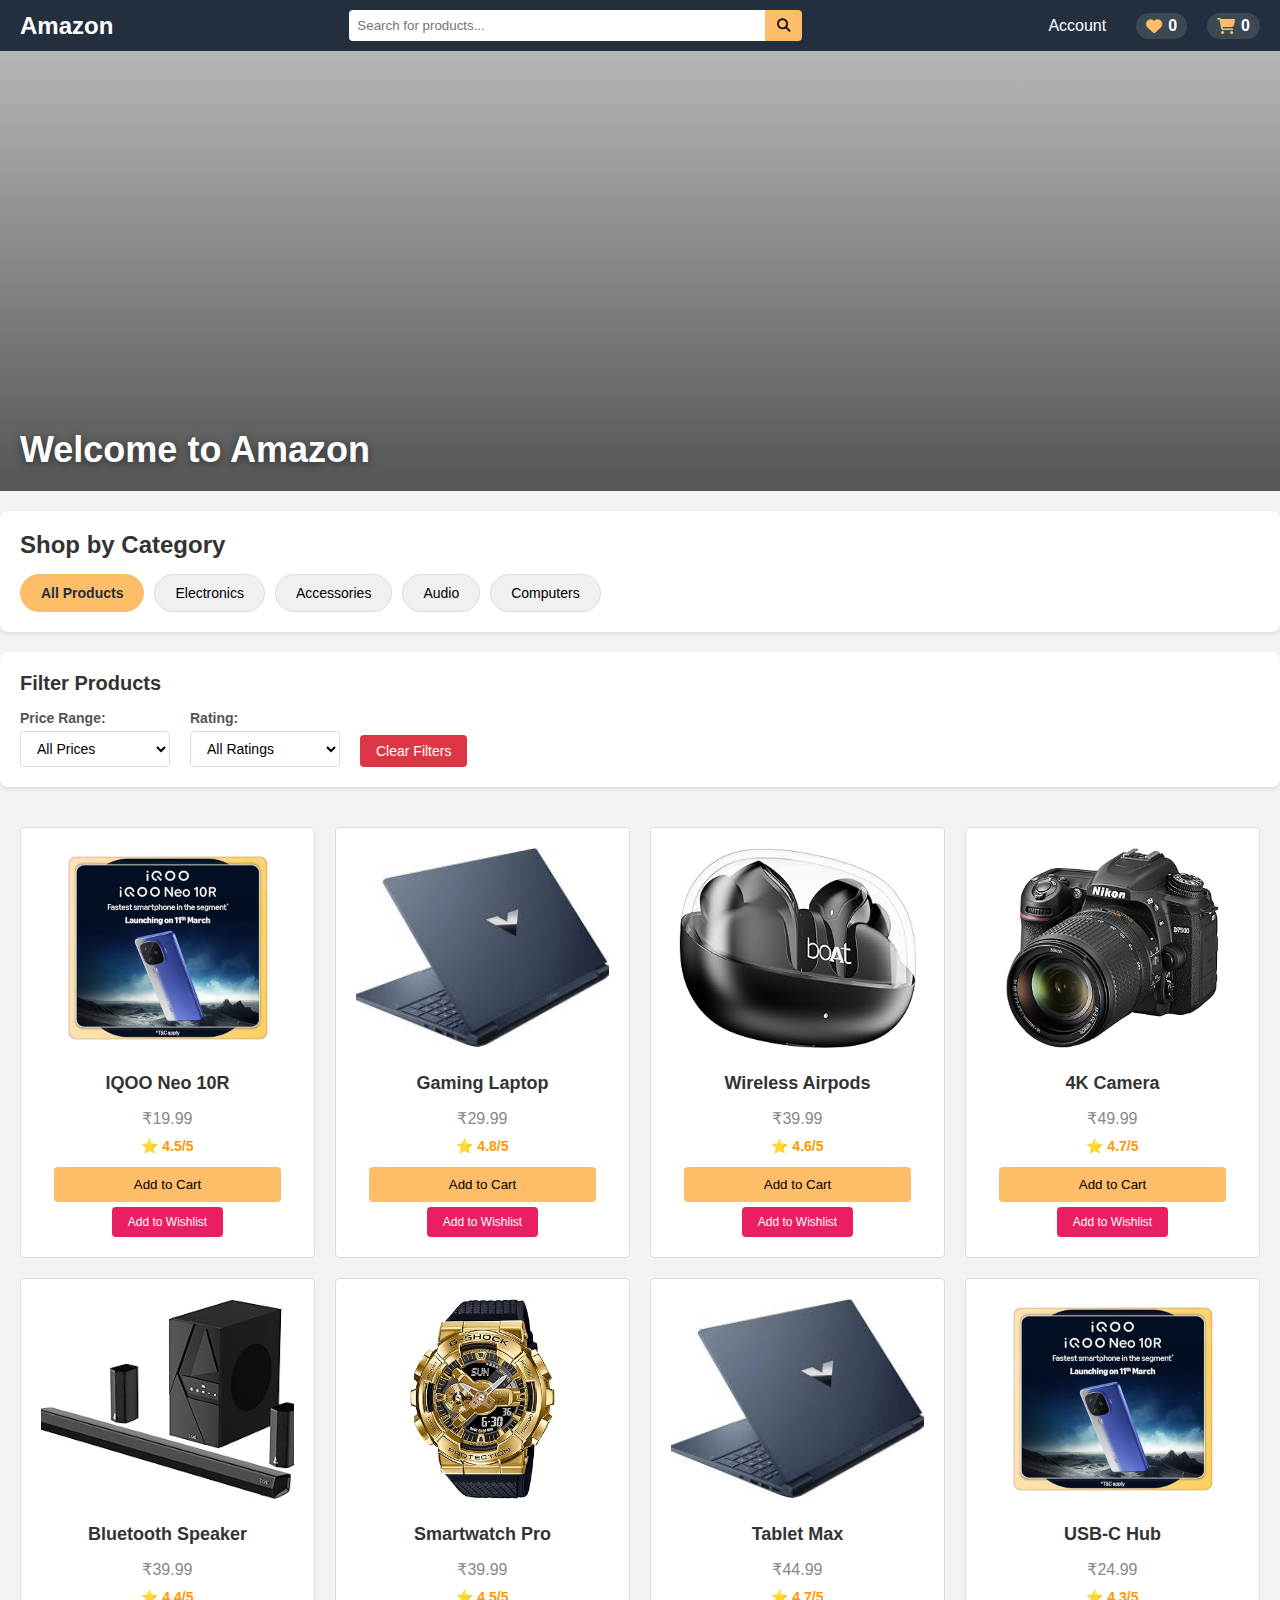
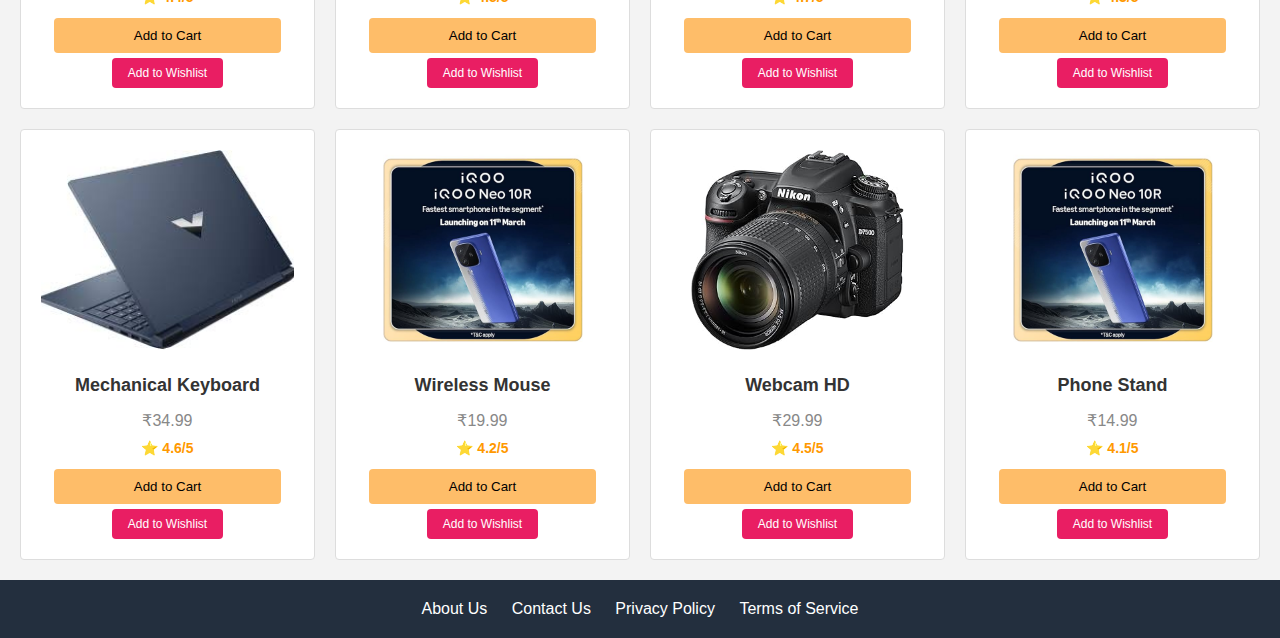
<file: index.html>
<!DOCTYPE html>
<html lang="en">
<head>
  <meta charset="UTF-8">
  <meta name="viewport" content="width=device-width, initial-scale=1.0">
  <title>Amazon</title>
  <link rel="stylesheet" href="https://cdnjs.cloudflare.com/ajax/libs/font-awesome/6.4.2/css/all.min.css">
  <link rel="stylesheet" href="style.css">
</head>
 
<body>
  <div class="navbar">
    <div class="logo">Amazon</div>

    <div class="search-bar">
      <div class="search-container">
        <input type="text" id="searchInput" placeholder="Search for products...">
        <button onclick="performSearch()"><i class="fas fa-search"></i></button>
        <div class="autocomplete-dropdown" id="autocompleteDropdown"></div>
      </div>
    </div>

    <div class="nav-links">
      <a href="./account.html">Account</a>
      <a href="./wishlist.html" class="wishlist-indicator">
        <i class="fas fa-heart"></i>
        <span id="wishlistCount">0</span>
      </a>
      <span class="cart-indicator" aria-label="Cart items">
        <i class="fas fa-shopping-cart"></i>
        <span id="cartCount">0</span>
      </span>
    </div>
  </div>

  <div class="hero">
    <div class="hero-carousel" aria-hidden="true">
      <span class="hero-slide slide-1"></span>
      <span class="hero-slide slide-2"></span>
      <span class="hero-slide slide-3"></span>
    </div>
    <div class="hero-overlay" aria-hidden="true"></div>
    <h1>Welcome to Amazon</h1>
  </div>

  <!-- Categories Section -->
  <div class="categories-section">
    <h2>Shop by Category</h2>
    <div class="categories">
      <button class="category-btn active" data-category="all">All Products</button>
      <button class="category-btn" data-category="electronics">Electronics</button>
      <button class="category-btn" data-category="accessories">Accessories</button>
      <button class="category-btn" data-category="audio">Audio</button>
      <button class="category-btn" data-category="computers">Computers</button>
    </div>
  </div>

  <!-- Filter Section -->
  <div class="filter-section">
    <h3>Filter Products</h3>
    <div class="filters">
      <div class="filter-group">
        <label>Price Range:</label>
        <select id="price-filter">
          <option value="all">All Prices</option>
          <option value="0-25">Under ₹25</option>
          <option value="25-35">₹25 - ₹35</option>
          <option value="35-50">₹35 - ₹50</option>
          <option value="50+">Above ₹50</option>
        </select>
      </div>
      <div class="filter-group">
        <label>Rating:</label>
        <select id="rating-filter">
          <option value="all">All Ratings</option>
          <option value="4.5+">4.5+ Stars</option>
          <option value="4+">4+ Stars</option>
          <option value="3+">3+ Stars</option>
        </select>
      </div>
      <button class="clear-filters-btn">Clear Filters</button>
    </div>
  </div>

  <div class="products">
    <div class="product-card" data-product-id="1" data-product-name="IQOO Neo 10R" data-price="19.99" data-rating="4.5" data-category="electronics">
      <img src="./assets/phone.jpg" alt="IQOO Neo 10R">
      <h3>IQOO Neo 10R</h3>
      <p>₹19.99</p>
      <span class="rating">⭐ 4.5/5</span>
      <button class="add-to-cart">Add to Cart</button>
      <button class="add-to-wishlist">Add to Wishlist</button>
    </div>

    <div class="product-card" data-product-id="2" data-product-name="Gaming Laptop" data-price="29.99" data-rating="4.8" data-category="computers">
      <img src="./assets/laptop.jfif" alt="Gaming Laptop">
      <h3>Gaming Laptop</h3>
      <p>₹29.99</p>
      <span class="rating">⭐ 4.8/5</span>
      <button class="add-to-cart">Add to Cart</button>
      <button class="add-to-wishlist">Add to Wishlist</button>
    </div>

    <div class="product-card" data-product-id="3" data-product-name="Wireless Airpods" data-price="39.99" data-rating="4.6" data-category="audio">
      <img src="./assets/airdropes.jpg" alt="Wireless Airpods">
      <h3>Wireless Airpods</h3>
      <p>₹39.99</p>
      <span class="rating">⭐ 4.6/5</span>
      <button class="add-to-cart">Add to Cart</button>
      <button class="add-to-wishlist">Add to Wishlist</button>
    </div>

    <div class="product-card" data-product-id="4" data-product-name="4K Camera" data-price="49.99" data-rating="4.7">
      <img src="./assets/camera.jpg" alt="4K Camera">
      <h3>4K Camera</h3>
      <p>₹49.99</p>
      <span class="rating">⭐ 4.7/5</span>
      <button class="add-to-cart">Add to Cart</button>
      <button class="add-to-wishlist">Add to Wishlist</button>
    </div>

    <div class="product-card" data-product-id="5" data-product-name="Bluetooth Speaker" data-price="39.99" data-rating="4.4">
      <img src="./assets/sound.jpg" alt="Bluetooth Speaker">
      <h3>Bluetooth Speaker</h3>
      <p>₹39.99</p>
      <span class="rating">⭐ 4.4/5</span>
      <button class="add-to-cart">Add to Cart</button>
      <button class="add-to-wishlist">Add to Wishlist</button>
    </div>

    <div class="product-card" data-product-id="6" data-product-name="Smartwatch Pro" data-price="39.99" data-rating="4.5">
      <img src="./assets/watch.jpg" alt="Smartwatch Pro">
      <h3>Smartwatch Pro</h3>
      <p>₹39.99</p>
      <span class="rating">⭐ 4.5/5</span>
      <button class="add-to-cart">Add to Cart</button>
      <button class="add-to-wishlist">Add to Wishlist</button>
    </div>

    <div class="product-card" data-product-id="7" data-product-name="Tablet Max" data-price="44.99" data-rating="4.7">
      <img src="./assets/laptop.jfif" alt="Tablet Max">
      <h3>Tablet Max</h3>
      <p>₹44.99</p>
      <span class="rating">⭐ 4.7/5</span>
      <button class="add-to-cart">Add to Cart</button>
      <button class="add-to-wishlist">Add to Wishlist</button>
    </div>

    <div class="product-card" data-product-id="8" data-product-name="USB-C Hub" data-price="24.99" data-rating="4.3">
      <img src="./assets/phone.jpg" alt="USB-C Hub">
      <h3>USB-C Hub</h3>
      <p>₹24.99</p>
      <span class="rating">⭐ 4.3/5</span>
      <button class="add-to-cart">Add to Cart</button>
      <button class="add-to-wishlist">Add to Wishlist</button>
    </div>

    <div class="product-card" data-product-id="9" data-product-name="Mechanical Keyboard" data-price="34.99" data-rating="4.6">
      <img src="./assets/laptop.jfif" alt="Mechanical Keyboard">
      <h3>Mechanical Keyboard</h3>
      <p>₹34.99</p>
      <span class="rating">⭐ 4.6/5</span>
      <button class="add-to-cart">Add to Cart</button>
      <button class="add-to-wishlist">Add to Wishlist</button>
    </div>

    <div class="product-card" data-product-id="10" data-product-name="Wireless Mouse" data-price="19.99" data-rating="4.2">
      <img src="./assets/phone.jpg" alt="Wireless Mouse">
      <h3>Wireless Mouse</h3>
      <p>₹19.99</p>
      <span class="rating">⭐ 4.2/5</span>
      <button class="add-to-cart">Add to Cart</button>
      <button class="add-to-wishlist">Add to Wishlist</button>
    </div>

    <div class="product-card" data-product-id="11" data-product-name="Webcam HD" data-price="29.99" data-rating="4.5">
      <img src="./assets/camera.jpg" alt="Webcam HD">
      <h3>Webcam HD</h3>
      <p>₹29.99</p>
      <span class="rating">⭐ 4.5/5</span>
      <button class="add-to-cart">Add to Cart</button>
      <button class="add-to-wishlist">Add to Wishlist</button>
    </div>

    <div class="product-card" data-product-id="12" data-product-name="Phone Stand" data-price="14.99" data-rating="4.1">
      <img src="./assets/phone.jpg" alt="Phone Stand">
      <h3>Phone Stand</h3>
      <p>₹14.99</p>
      <span class="rating">⭐ 4.1/5</span>
      <button class="add-to-cart">Add to Cart</button>
      <button class="add-to-wishlist">Add to Wishlist</button>
    </div>
  </div>

  <div class="footer">
    <a href="./about.html">About Us</a>
    <a href="./contact.html">Contact Us</a>
    <a href="./policy.html">Privacy Policy</a>
    <a href="./service.html">Terms of Service</a>
  </div>

   <script src="./java.js"></script>
</body>
</html>
</file>
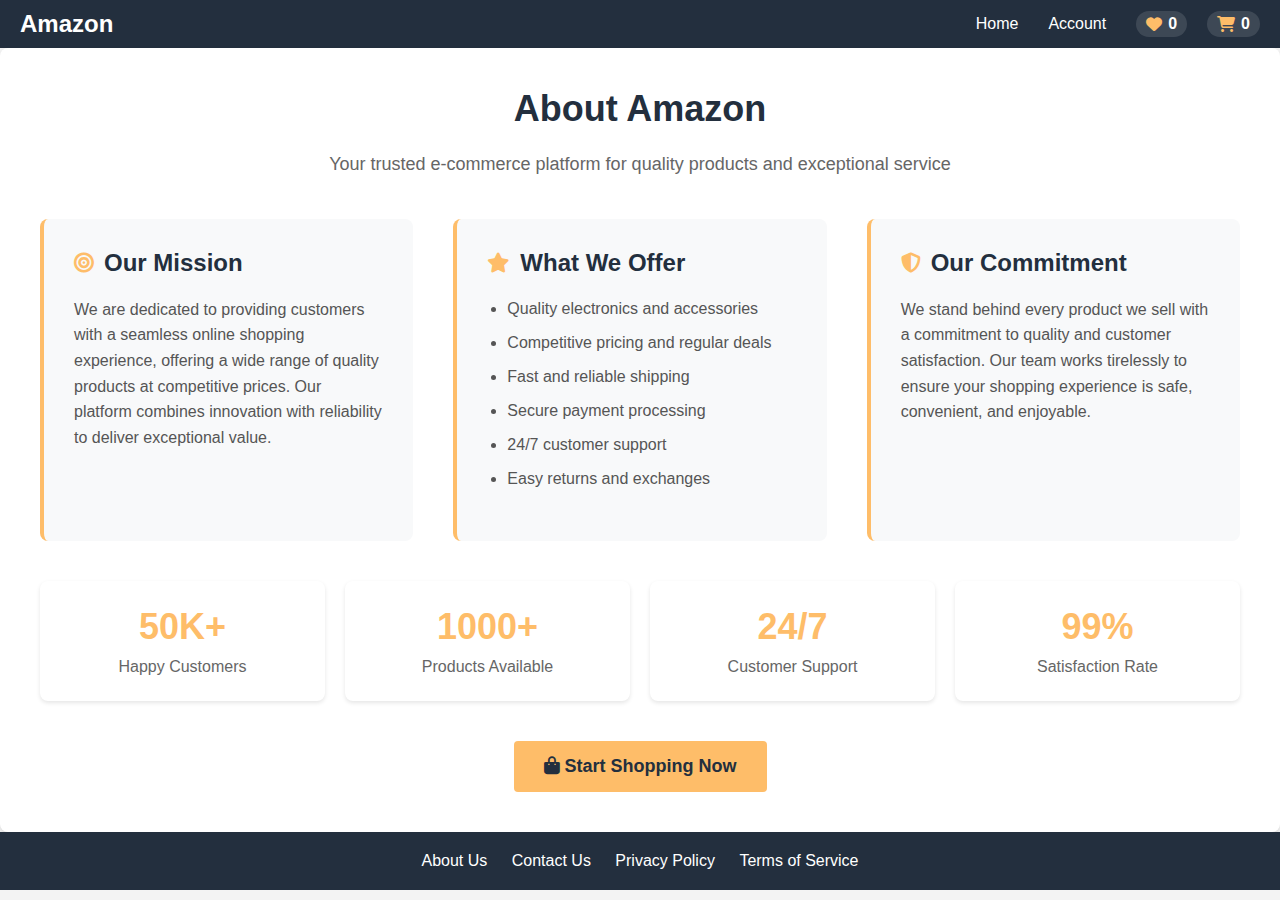
<file: about.html>
<!DOCTYPE html>
<html lang="en">
<head>
  <meta charset="UTF-8">
  <meta name="viewport" content="width=device-width, initial-scale=1.0">
  <title>About Us</title>
  <link rel="stylesheet" href="https://cdnjs.cloudflare.com/ajax/libs/font-awesome/6.4.2/css/all.min.css">
  <link rel="stylesheet" href="style.css">
  <style>
    .about-container {
      max-width: 1200px;
      margin: 0 auto;
      background-color: #fff;
      padding: 40px;
      border-radius: 8px;
      box-shadow: 0 2px 4px rgba(0, 0, 0, 0.1);
    }

    .about-header {
      text-align: center;
      margin-bottom: 40px;
    }

    .about-header h1 {
      font-size: 36px;
      color: var(--primary-color);
      margin: 0 0 20px 0;
    }

    .about-header p {
      font-size: 18px;
      color: #666;
      margin: 0;
      line-height: 1.6;
    }

    .about-content {
      display: grid;
      grid-template-columns: repeat(auto-fit, minmax(300px, 1fr));
      gap: 40px;
      margin-bottom: 40px;
    }

    .about-section {
      background-color: #f8f9fa;
      padding: 30px;
      border-radius: 8px;
      border-left: 4px solid var(--accent-color);
    }

    .about-section h2 {
      color: var(--primary-color);
      margin: 0 0 20px 0;
      font-size: 24px;
      display: flex;
      align-items: center;
      gap: 10px;
    }

    .about-section h2 i {
      color: var(--accent-color);
      font-size: 20px;
    }

    .about-section p {
      color: #555;
      line-height: 1.6;
      margin: 0;
    }

    .about-section ul {
      margin: 20px 0;
      padding-left: 20px;
    }

    .about-section li {
      margin: 10px 0;
      color: #555;
      line-height: 1.5;
    }

    .stats {
      display: grid;
      grid-template-columns: repeat(auto-fit, minmax(200px, 1fr));
      gap: 20px;
      margin: 40px 0;
    }

    .stat-card {
      background-color: white;
      padding: 25px;
      border-radius: 8px;
      text-align: center;
      box-shadow: 0 2px 4px rgba(0, 0, 0, 0.1);
      transition: transform 0.3s ease;
    }

    .stat-card:hover {
      transform: translateY(-5px);
    }

    .stat-number {
      font-size: 36px;
      font-weight: bold;
      color: var(--accent-color);
      margin-bottom: 10px;
    }

    .stat-label {
      font-size: 16px;
      color: #666;
    }

    .cta-section {
      text-align: center;
      margin-top: 40px;
    }

    .cta-button {
      display: inline-block;
      padding: 15px 30px;
      background-color: var(--accent-color);
      color: var(--primary-color);
      text-decoration: none;
      border-radius: 4px;
      font-weight: bold;
      font-size: 18px;
      transition: all 0.3s ease;
    }

    .cta-button:hover {
      background-color: var(--dark-accent);
      color: white;
      transform: translateY(-2px);
    }
  </style>
</head>
<body>
  <div class="navbar">
    <div class="logo">Amazon</div>
    <div class="nav-links">
      <a href="./index.html">Home</a>
      <a href="./account.html">Account</a>
      <a href="./wishlist.html" class="wishlist-indicator">
        <i class="fas fa-heart"></i>
        <span id="wishlistCount">0</span>
      </a>
      <span class="cart-indicator" aria-label="Cart items">
        <i class="fas fa-shopping-cart"></i>
        <span id="cartCount">0</span>
      </span>
    </div>
  </div>

  <div class="about-container">
    <div class="about-header">
      <h1>About Amazon</h1>
      <p>Your trusted e-commerce platform for quality products and exceptional service</p>
    </div>

    <div class="about-content">
      <div class="about-section">
        <h2><i class="fas fa-bullseye"></i> Our Mission</h2>
        <p>We are dedicated to providing customers with a seamless online shopping experience, offering a wide range of quality products at competitive prices. Our platform combines innovation with reliability to deliver exceptional value.</p>
      </div>

      <div class="about-section">
        <h2><i class="fas fa-star"></i> What We Offer</h2>
        <ul>
          <li>Quality electronics and accessories</li>
          <li>Competitive pricing and regular deals</li>
          <li>Fast and reliable shipping</li>
          <li>Secure payment processing</li>
          <li>24/7 customer support</li>
          <li>Easy returns and exchanges</li>
        </ul>
      </div>

      <div class="about-section">
        <h2><i class="fas fa-shield-alt"></i> Our Commitment</h2>
        <p>We stand behind every product we sell with a commitment to quality and customer satisfaction. Our team works tirelessly to ensure your shopping experience is safe, convenient, and enjoyable.</p>
      </div>
    </div>

    <div class="stats">
      <div class="stat-card">
        <div class="stat-number">50K+</div>
        <div class="stat-label">Happy Customers</div>
      </div>
      <div class="stat-card">
        <div class="stat-number">1000+</div>
        <div class="stat-label">Products Available</div>
      </div>
      <div class="stat-card">
        <div class="stat-number">24/7</div>
        <div class="stat-label">Customer Support</div>
      </div>
      <div class="stat-card">
        <div class="stat-number">99%</div>
        <div class="stat-label">Satisfaction Rate</div>
      </div>
    </div>

    <div class="cta-section">
      <a href="./index.html" class="cta-button">
        <i class="fas fa-shopping-bag"></i> Start Shopping Now
      </a>
    </div>
  </div>

  <div class="footer">
    <a href="./about.html">About Us</a>
    <a href="./contact.html">Contact Us</a>
    <a href="./policy.html">Privacy Policy</a>
    <a href="./service.html">Terms of Service</a>
  </div>

  <script src="./java.js"></script>
</body>
</html>
</file>
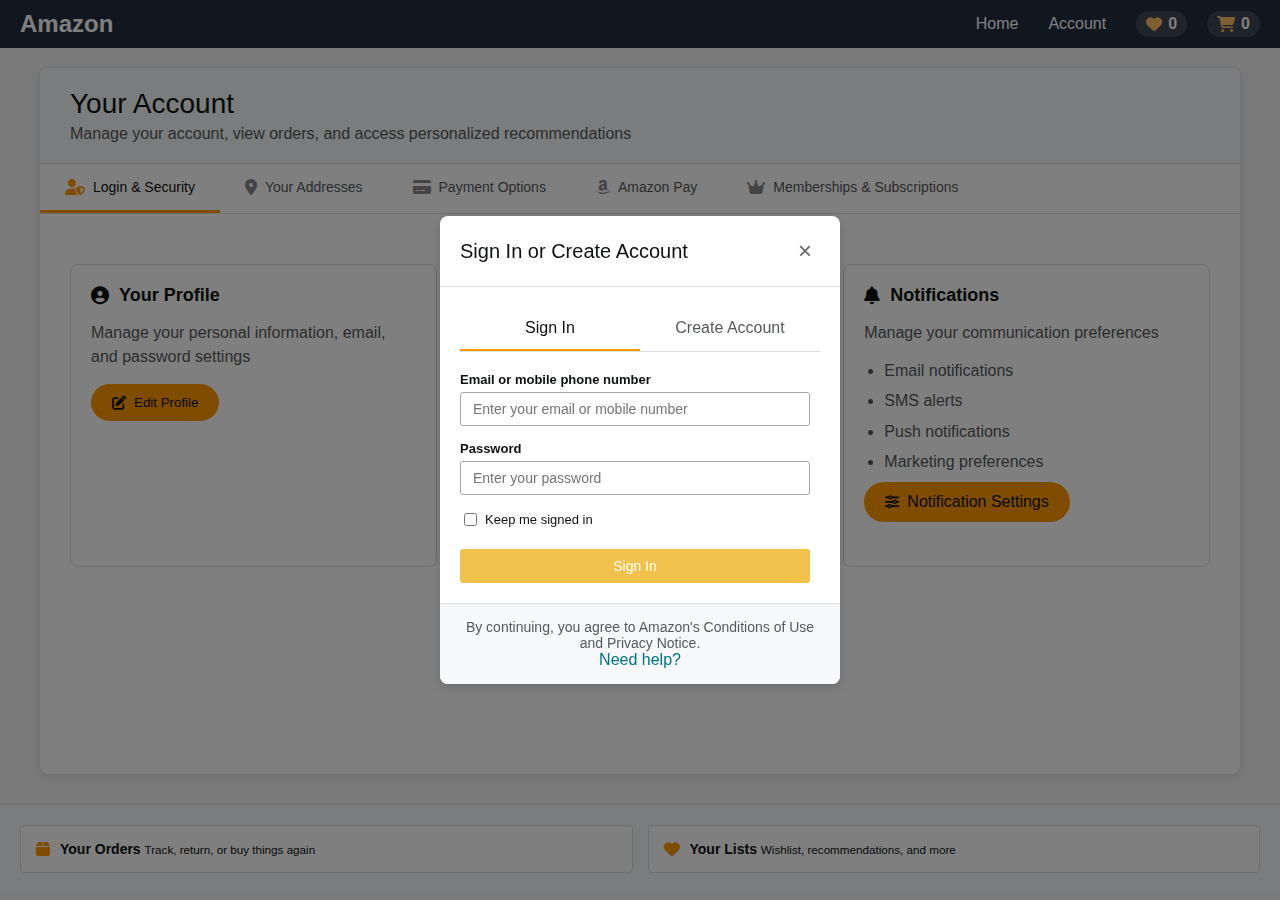
<file: account.html>
<!DOCTYPE html>
<html lang="en">
<head>
  <meta charset="UTF-8">
  <meta name="viewport" content="width=device-width, initial-scale=1.0">
  <title>Your Account - Amazon</title>
  <link rel="stylesheet" href="https://cdnjs.cloudflare.com/ajax/libs/font-awesome/6.4.2/css/all.min.css">
  <link rel="stylesheet" href="style.css">
  <style>
    .account-dashboard {
      max-width: 1200px;
      margin: 20px auto;
      background-color: #fff;
      border-radius: 8px;
      box-shadow: 0 2px 8px rgba(0,0,0,0.1);
      overflow: hidden;
    }

    .dashboard-header {
      background-color: #f7f8fa;
      padding: 20px 30px;
      border-bottom: 1px solid #ddd;
    }

    .dashboard-header h1 {
      margin: 0;
      font-size: 28px;
      color: #0f1111;
      font-weight: 400;
    }

    .dashboard-header p {
      margin: 5px 0 0 0;
      color: #565959;
      font-size: 16px;
    }

    .account-tabs {
      display: flex;
      background-color: #fff;
      border-bottom: 1px solid #ddd;
      overflow-x: auto;
    }

    .account-tab {
      padding: 15px 25px;
      background: none;
      border: none;
      cursor: pointer;
      font-size: 14px;
      color: #565959;
      border-bottom: 3px solid transparent;
      transition: all 0.2s ease;
      white-space: nowrap;
      display: flex;
      align-items: center;
      gap: 8px;
    }

    .account-tab i {
      font-size: 16px;
      color: #888;
    }

    .account-tab.active {
      color: #0f1111;
      border-bottom-color: #ff9900;
      font-weight: 500;
    }

    .account-tab.active i {
      color: #ff9900;
    }

    .account-tab:hover {
      color: #0f1111;
      background-color: #f7f8fa;
    }

    .tab-content {
      display: none;
      padding: 30px;
      min-height: 500px;
    }

    .tab-content.active {
      display: block;
    }

    .content-grid {
      display: grid;
      grid-template-columns: repeat(auto-fit, minmax(300px, 1fr));
      gap: 20px;
      margin-top: 20px;
    }

    .content-card {
      background-color: #fff;
      border: 1px solid #ddd;
      border-radius: 8px;
      padding: 20px;
      transition: all 0.3s ease;
    }

    .content-card:hover {
      box-shadow: 0 4px 12px rgba(0,0,0,0.15);
      transform: translateY(-2px);
      border-color: #ff9900;
    }

    .content-card h3 {
      margin: 0 0 15px 0;
      color: #0f1111;
      font-size: 18px;
      display: flex;
      align-items: center;
      gap: 10px;
    }

    .content-card p {
      color: #565959;
      line-height: 1.5;
      margin: 0 0 15px 0;
    }

    .content-card ul {
      margin: 0;
      padding-left: 20px;
    }

    .content-card li {
      margin: 8px 0;
      color: #565959;
      line-height: 1.4;
    }

    .action-button {
      display: inline-flex;
      align-items: center;
      gap: 8px;
      padding: 10px 20px;
      background-color: #ff9900;
      color: #0f1111;
      text-decoration: none;
      border-radius: 25px;
      font-weight: 500;
      transition: all 0.3s ease;
      border: 1px solid transparent;
    }

    .action-button:hover {
      background-color: #0f1111;
      color: #ff9900;
      transform: translateX(-3px);
    }

    .action-button i {
      font-size: 14px;
    }

    .status-badge {
      display: inline-block;
      padding: 4px 8px;
      background-color: #e7f3e9;
      color: #0f1111;
      border-radius: 12px;
      font-size: 12px;
      font-weight: 500;
      margin-left: 10px;
    }

    .feature-list {
      display: grid;
      gap: 15px;
      margin-top: 15px;
    }

    .feature-item {
      display: flex;
      align-items: center;
      gap: 15px;
      padding: 15px;
      background-color: #f9f9f9;
      border-radius: 8px;
      border: 1px solid #e7e7e7;
    }

    .feature-icon {
      width: 40px;
      height: 40px;
      background-color: #ff9900;
      border-radius: 50%;
      display: flex;
      align-items: center;
      justify-content: center;
      color: white;
      font-size: 18px;
    }

    .feature-text h4 {
      margin: 0 0 5px 0;
      color: #0f1111;
      font-size: 16px;
    }

    .feature-text p {
      margin: 0;
      color: #565959;
      font-size: 14px;
    }

    .modal-overlay {
      display: none;
      position: fixed;
      top: 0;
      left: 0;
      width: 100%;
      height: 100%;
      background-color: rgba(0, 0, 0, 0.5);
      z-index: 1000;
      justify-content: center;
      align-items: center;
    }

    .modal-overlay.active {
      display: flex;
    }

    .modal {
      background-color: white;
      border-radius: 8px;
      width: 90%;
      max-width: 400px;
      max-height: 90vh;
      overflow-y: auto;
      position: relative;
      box-shadow: 0 4px 12px rgba(0, 0, 0, 0.15);
    }

    .modal-header {
      padding: 20px;
      border-bottom: 1px solid #ddd;
      display: flex;
      justify-content: space-between;
      align-items: center;
    }

    .modal-header h2 {
      margin: 0;
      font-size: 20px;
      color: #0f1111;
      font-weight: 400;
    }

    .close-modal {
      background: none;
      border: none;
      font-size: 24px;
      cursor: pointer;
      color: #666;
      padding: 0;
      width: 30px;
      height: 30px;
      display: flex;
      align-items: center;
      justify-content: center;
    }

    .close-modal:hover {
      color: #0f1111;
    }

    .modal-body {
      padding: 20px;
    }

    .modal-footer {
      padding: 15px 20px;
      border-top: 1px solid #ddd;
      background-color: #f7f8fa;
      text-align: center;
    }

    .modal-footer p {
      margin: 0;
      font-size: 14px;
      color: #565959;
    }

    .modal-footer a {
      color: #007185;
      text-decoration: none;
    }

    .modal-footer a:hover {
      text-decoration: underline;
    }

    .auth-tabs {
      display: flex;
      margin-bottom: 20px;
      border-bottom: 1px solid #ddd;
    }

    .auth-tab {
      flex: 1;
      padding: 12px;
      background: none;
      border: none;
      cursor: pointer;
      font-size: 16px;
      color: #565959;
      border-bottom: 2px solid transparent;
      transition: all 0.2s ease;
    }

    .auth-tab.active {
      color: #0f1111;
      border-bottom-color: #ff9900;
      font-weight: 500;
    }

    .auth-content {
      display: none;
    }

    .auth-content.active {
      display: block;
    }

    .account-form {
      display: block;
      gap: 15px;
      max-width: 350px;
    }

    .form-group {
      display: flex;
      flex-direction: column;
      margin-bottom: 15px;
    }

    .form-group label {
      font-weight: bold;
      color: #0f1111;
      margin-bottom: 5px;
      font-size: 13px;
    }

    .form-group input[type="email"],
    .form-group input[type="password"],
    .form-group input[type="text"],
    .form-group select {
      padding: 8px 12px;
      border: 1px solid #a6a6a6;
      border-radius: 3px;
      font-size: 14px;
      font-family: inherit;
      width: 100%;
      box-sizing: border-box;
      transition: border-color 0.15s ease-in-out, box-shadow 0.15s ease-in-out;
    }

    .form-group input:focus {
      outline: none;
      border-color: #c45500;
      box-shadow: 0 0 3px rgba(194, 165, 0, 0.2);
    }

    .form-group input[type="checkbox"] {
      width: auto;
      margin-right: 8px;
    }

    .form-group label:has(input[type="checkbox"]) {
      display: flex;
      align-items: center;
      font-weight: normal;
    }

    .btn-primary {
      background-color: #f0c14b;
      color: #fff;
      border: none;
      padding: 8px 20px;
      border-radius: 3px;
      cursor: pointer;
      font-size: 14px;
      font-weight: 400;
      transition: background-color 0.15s ease-in-out;
      width: 100%;
      border: 1px solid transparent;
    }

    .btn-primary:hover {
      background-color: #e47911;
      border-color: #a52a1a;
    }

    .quick-links {
      display: grid;
      grid-template-columns: repeat(auto-fit, minmax(250px, 1fr));
      gap: 15px;
      margin-top: 30px;
      padding: 20px;
      background-color: #f7f8fa;
      border-top: 1px solid #ddd;
    }

    .quick-link {
      display: flex;
      align-items: center;
      gap: 10px;
      padding: 15px;
      background-color: #fff;
      border: 1px solid #ddd;
      border-radius: 4px;
      text-decoration: none;
      color: #0f1111;
      transition: all 0.2s ease;
      font-size: 14px;
    }

    .quick-link:hover {
      background-color: #f7f8fa;
      border-color: #c45500;
      transform: none;
    }

    .quick-link i {
      color: #ff9900;
      font-size: 16px;
    }

    .quick-link:hover i {
      color: #c45500;
    }

    @media (max-width: 768px) {
      .account-tabs {
        flex-wrap: wrap;
      }
      
      .account-tab {
        flex: 1 1 auto;
        min-width: 150px;
      }
      
      .content-grid {
        grid-template-columns: 1fr;
      }
    }

    @media (max-width: 576px) {
      .navbar {
        flex-direction: column;
        gap: 10px;
        padding: 15px;
      }
      
      .navbar .nav-links {
        width: 100%;
        justify-content: center;
        gap: 20px;
      }
      
      .dashboard-header {
        text-align: center;
        padding: 20px 0;
      }
      
      .dashboard-header h1 {
        font-size: 24px;
      }
      
      .dashboard-header p {
        font-size: 14px;
      }
      
      .account-tabs {
        flex-direction: column;
        gap: 5px;
      }
      
      .account-tab {
        width: 100%;
        text-align: left;
        padding: 15px;
        border-radius: 0;
        border-bottom: 1px solid #ddd;
      }
      
      .account-tab.active {
        border-left: 4px solid #ff9900;
        background-color: #f8f8f8;
      }
      
      .content-card {
        padding: 15px;
        margin-bottom: 15px;
      }
      
      .content-card h3 {
        font-size: 18px;
      }
      
      .content-card p {
        font-size: 14px;
      }
      
      .content-card ul {
        font-size: 14px;
      }
      
      .action-button {
        width: 100%;
        padding: 12px;
        text-align: center;
        margin-top: 10px;
      }
      
      .feature-list {
        grid-template-columns: 1fr;
        gap: 15px;
      }
      
      .feature-item {
        flex-direction: column;
        text-align: center;
        padding: 20px;
      }
      
      .feature-icon {
        margin-bottom: 15px;
      }
      
      .quick-links {
        grid-template-columns: 1fr;
        gap: 10px;
      }
      
      .quick-link {
        padding: 15px;
        flex-direction: column;
        text-align: center;
      }
      
      .modal {
        width: 95%;
        margin: 10px;
        max-height: 90vh;
        overflow-y: auto;
      }
      
      .auth-tabs {
        flex-direction: column;
      }
      
      .auth-tab {
        width: 100%;
        text-align: center;
        padding: 15px;
      }
      
      .modal-body {
        padding: 15px;
      }
      
      .form-group input,
      .form-group select {
        font-size: 16px; /* Prevents zoom on iOS */
      }
    }

    @media (max-width: 480px) {
      .dashboard-header h1 {
        font-size: 20px;
      }
      
      .dashboard-header p {
        font-size: 13px;
      }
      
      .content-card {
        padding: 12px;
      }
      
      .content-card h3 {
        font-size: 16px;
      }
      
      .action-button {
        font-size: 14px;
        padding: 10px;
      }
      
      .feature-item {
        padding: 15px;
      }
      
      .feature-text h4 {
        font-size: 16px;
      }
      
      .feature-text p {
        font-size: 13px;
      }
      
      .quick-link {
        padding: 12px;
      }
      
      .quick-link strong {
        font-size: 14px;
      }
      
      .quick-link small {
        font-size: 11px;
      }
      
      .modal {
        width: 100%;
        height: 100vh;
        margin: 0;
        border-radius: 0;
      }
      
      .modal-header {
        padding: 15px;
      }
      
      .modal-header h2 {
        font-size: 18px;
      }
      
      .modal-body {
        padding: 15px;
      }
      
      .btn-primary {
        width: 100%;
        padding: 15px;
        font-size: 16px;
      }
    }

    /* Landscape orientations */
    @media (max-width: 768px) and (orientation: landscape) {
      .account-tabs {
        flex-direction: row;
        flex-wrap: wrap;
      }
      
      .account-tab {
        min-width: 120px;
      }
      
      .dashboard-header {
        padding: 15px 0;
      }
    }

    /* Print styles */
    @media print {
      .navbar,
      .account-tabs,
      .action-button,
      .modal {
        display: none;
      }
      
      .account-dashboard {
        box-shadow: none;
        border: 1px solid #ddd;
      }
      
      .content-card {
        page-break-inside: avoid;
        border: 1px solid #ddd;
        margin-bottom: 10px;
      }
    }
  </style>
</head>
<body>
  <div class="navbar">
    <div class="logo">Amazon</div>
    <div class="nav-links">
      <a href="./index.html">Home</a>
      <a href="./account.html">Account</a>
      <a href="./wishlist.html" class="wishlist-indicator">
        <i class="fas fa-heart"></i>
        <span id="wishlistCount">0</span>
      </a>
      <span class="cart-indicator" aria-label="Cart items">
        <i class="fas fa-shopping-cart"></i>
        <span id="cartCount">0</span>
      </span>
    </div>
  </div>

  <div class="account-dashboard">
    <div class="dashboard-header">
      <h1>Your Account</h1>
      <p>Manage your account, view orders, and access personalized recommendations</p>
    </div>

    <!-- Account Navigation Tabs -->
    <div class="account-tabs">
      <button class="account-tab active" onclick="switchTab('login-security')">
        <i class="fas fa-user-shield"></i>
        Login & Security
      </button>
      <button class="account-tab" onclick="switchTab('addresses')">
        <i class="fas fa-map-marker-alt"></i>
        Your Addresses
      </button>
      <button class="account-tab" onclick="switchTab('payment')">
        <i class="fas fa-credit-card"></i>
        Payment Options
      </button>
      <button class="account-tab" onclick="switchTab('amazon-pay')">
        <i class="fab fa-amazon"></i>
        Amazon Pay
      </button>
      <button class="account-tab" onclick="switchTab('memberships')">
        <i class="fas fa-crown"></i>
        Memberships & Subscriptions
      </button>
    </div>

    <!-- Tab Content Container -->
    <div class="tab-content active" id="login-security">
      <div class="content-grid">
        <div class="content-card">
          <h3><i class="fas fa-user-circle"></i> Your Profile</h3>
          <p>Manage your personal information, email, and password settings</p>
          <button class="action-button" onclick="handleEditProfile()">
            <i class="fas fa-edit"></i>
            Edit Profile
          </button>
        </div>
        
        <div class="content-card">
          <h3><i class="fas fa-shield-alt"></i> Login & Security</h3>
          <p>Two-factor authentication, login history, and security settings</p>
          <ul>
            <li>Change password</li>
            <li>Two-factor authentication</li>
            <li>Login history</li>
            <li>Security notifications</li>
          </ul>
          <a href="#" class="action-button">
            <i class="fas fa-cog"></i>
            Security Settings
          </a>
        </div>
        
        <div class="content-card">
          <h3><i class="fas fa-bell"></i> Notifications</h3>
          <p>Manage your communication preferences</p>
          <ul>
            <li>Email notifications</li>
            <li>SMS alerts</li>
            <li>Push notifications</li>
            <li>Marketing preferences</li>
          </ul>
          <a href="#" class="action-button">
            <i class="fas fa-sliders-h"></i>
            Notification Settings
          </a>
        </div>
      </div>
    </div>

    <div class="tab-content" id="addresses">
      <div class="content-grid">
        <div class="content-card">
          <h3><i class="fas fa-home"></i> Default Address</h3>
          <p>John Doe<br>123 Main Street, Apt 4B<br>New Delhi, Delhi 110001<br>India</p>
          <a href="#" class="action-button">
            <i class="fas fa-edit"></i>
            Edit Address
          </a>
        </div>
        
        <div class="content-card">
          <h3><i class="fas fa-plus-circle"></i> Add New Address</h3>
          <p>Add a new delivery address for faster checkout</p>
          <a href="#" class="action-button">
            <i class="fas fa-plus"></i>
            Add Address
          </a>
        </div>
        
        <div class="content-card">
          <h3><i class="fas fa-list"></i> Address Book</h3>
          <p>View and manage all your saved addresses</p>
          <a href="#" class="action-button">
            <i class="fas fa-address-book"></i>
            View All Addresses
          </a>
        </div>
      </div>
    </div>

    <div class="tab-content" id="payment">
      <div class="content-grid">
        <div class="content-card">
          <h3><i class="fas fa-credit-card"></i> Payment Methods</h3>
          <p>Manage your saved payment methods and billing information</p>
          <ul>
            <li>Credit/Debit Cards</li>
            <li>Net Banking</li>
            <li>UPI</li>
            <li>Gift Cards</li>
          </ul>
          <a href="#" class="action-button">
            <i class="fas fa-plus"></i>
            Add Payment Method
          </a>
        </div>
        
        <div class="content-card">
          <h3><i class="fas fa-gift"></i> Gift Cards</h3>
          <p>Redeem gift cards and check your balance</p>
          <div class="status-badge">Balance: ₹2,500</div>
          <a href="#" class="action-button">
            <i class="fas fa-plus"></i>
            Redeem Gift Card
          </a>
        </div>
        
        <div class="content-card">
          <h3><i class="fas fa-wallet"></i> Your Payments</h3>
          <p>View transaction history and payment settings</p>
          <a href="#" class="action-button">
            <i class="fas fa-history"></i>
            View Payment History
          </a>
        </div>
      </div>
    </div>

    <div class="tab-content" id="amazon-pay">
      <div class="feature-list">
        <div class="feature-item">
          <div class="feature-icon">
            <i class="fab fa-amazon-pay"></i>
          </div>
          <div class="feature-text">
            <h4>Amazon Pay Balance</h4>
            <p>Current balance and transaction history</p>
          </div>
        </div>
        
        <div class="feature-item">
          <div class="feature-icon">
            <i class="fas fa-qrcode"></i>
          </div>
          <div class="feature-text">
            <h4>QR Code</h4>
            <p>Generate QR code for easy payments</p>
          </div>
        </div>
        
        <div class="feature-item">
          <div class="feature-icon">
            <i class="fas fa-mobile-alt"></i>
          </div>
          <div class="feature-text">
            <h4>Mobile Recharge</h4>
            <p>Recharge mobile and DTH services</p>
          </div>
        </div>
        
        <div class="feature-item">
          <div class="feature-icon">
            <i class="fas fa-bolt"></i>
          </div>
          <div class="feature-text">
            <h4>Quick Pay</h4>
            <p>Pay bills and recharge instantly</p>
          </div>
        </div>
      </div>
    </div>

    <div class="tab-content" id="memberships">
      <div class="content-grid">
        <div class="content-card">
          <h3><i class="fas fa-crown" style="color: #ff9900;"></i> Amazon Prime</h3>
          <p>Free fast delivery, Prime Video, Music, and more</p>
          <div class="status-badge">Active</div>
          <ul>
            <li>Free 1-day delivery</li>
            <li>Prime Video & Music</li>
            <li>Prime Reading</li>
            <li>Exclusive deals</li>
          </ul>
          <a href="#" class="action-button">
            <i class="fas fa-cog"></i>
            Manage Prime
          </a>
        </div>
        
        <div class="content-card">
          <h3><i class="fas fa-book"></i> Kindle Unlimited</h3>
          <p>Unlimited reading from over 1 million books</p>
          <a href="#" class="action-button">
            <i class="fas fa-external-link-alt"></i>
            Explore Kindle Unlimited
          </a>
        </div>
        
        <div class="content-card">
          <h3><i class="fas fa-music"></i> Amazon Music</h3>
          <p>70 million songs ad-free</p>
          <a href="#" class="action-button">
            <i class="fas fa-play"></i>
            Try Amazon Music
          </a>
        </div>
        
        <div class="content-card">
          <h3><i class="fas fa-plus"></i> More Subscriptions</h3>
          <p>Audible, Prime Gaming, and other services</p>
          <a href="#" class="action-button">
            <i class="fas fa-th"></i>
            View All Services
          </a>
        </div>
      </div>
    </div>
  </div>

  <!-- Authentication Modal -->
    <div class="modal-overlay" id="authModal">
      <div class="modal">
        <div class="modal-header">
          <h2>Sign In or Create Account</h2>
          <button class="close-modal" onclick="closeAuthModal()">×</button>
        </div>
        <div class="modal-body">
          <div class="auth-tabs">
            <button class="auth-tab active" onclick="switchAuthTab('signin')">Sign In</button>
            <button class="auth-tab" onclick="switchAuthTab('signup')">Create Account</button>
          </div>
          
          <div class="auth-content active" id="signin-content">
            <form class="account-form" onsubmit="handleSignIn(event)">
              <div class="form-group">
                <label for="signin-email">Email or mobile phone number</label>
                <input type="email" id="signin-email" required placeholder="Enter your email or mobile number">
              </div>
              <div class="form-group">
                <label for="signin-password">Password</label>
                <input type="password" id="signin-password" required placeholder="Enter your password">
              </div>
              <div class="form-group">
                <label>
                  <input type="checkbox" id="remember-me">
                  Keep me signed in
                </label>
              </div>
              <button type="submit" class="btn-primary">Sign In</button>
            </form>
          </div>
          
          <div class="auth-content" id="signup-content">
            <form class="account-form" onsubmit="handleSignup(event)">
              <div class="form-group">
                <label for="signup-name">Your name</label>
                <input type="text" id="signup-name" required placeholder="Enter your name">
              </div>
              <div class="form-group">
                <label for="signup-email">Email</label>
                <input type="email" id="signup-email" required placeholder="Enter your email">
              </div>
              <div class="form-group">
                <label for="signup-password">Password</label>
                <input type="password" id="signup-password" required placeholder="Enter your password (min 6 characters)">
              </div>
              <div class="form-group">
                <label for="signup-confirm">Re-enter password</label>
                <input type="password" id="signup-confirm" required placeholder="Enter your password again">
              </div>
              <button type="submit" class="btn-primary">Create Account</button>
            </form>
          </div>
        </div>
        <div class="modal-footer">
          <p>By continuing, you agree to Amazon's Conditions of Use and Privacy Notice.</p>
          <a href="#">Need help?</a>
        </div>
      </div>
    </div>

    <div class="quick-links">
      <a href="./order-history.html" class="quick-link">
        <i class="fas fa-box"></i>
        <div>
          <strong>Your Orders</strong>
          <small>Track, return, or buy things again</small>
        </div>
      </a>
      <a href="./wishlist.html" class="quick-link">
        <i class="fas fa-heart"></i>
        <div>
          <strong>Your Lists</strong>
          <small>Wishlist, recommendations, and more</small>
        </div>
      </a>
    </div>
  </div>

  <script>
    function switchTab(tabName) {
      // Hide all tabs
      const allTabs = document.querySelectorAll('.account-tab');
      const allContents = document.querySelectorAll('.tab-content');
      
      allTabs.forEach(tab => tab.classList.remove('active'));
      allContents.forEach(content => content.classList.remove('active'));
      
      // Show selected tab
      const selectedTab = document.querySelector(`.account-tab[onclick="switchTab('${tabName}')"]`);
      const selectedContent = document.getElementById(tabName);
      
      if (selectedTab) selectedTab.classList.add('active');
      if (selectedContent) selectedContent.classList.add('active');
    }

    function openProfileTab() {
      switchTab('login-security');
      // Scroll to profile section
      setTimeout(() => {
        const profileCard = document.querySelector('#login-security .content-card');
        if (profileCard) {
          profileCard.scrollIntoView({ behavior: 'smooth' });
        }
      }, 100);
    }

    function openAuthModal() {
      document.getElementById('authModal').classList.add('active');
    }

    function closeAuthModal() {
      document.getElementById('authModal').classList.remove('active');
    }

    function switchAuthTab(tab) {
      const signinContent = document.getElementById('signin-content');
      const signupContent = document.getElementById('signup-content');
      const signinTab = document.querySelector('.auth-tab[onclick="switchAuthTab(\'signin\')"]');
      const signupTab = document.querySelector('.auth-tab[onclick="switchAuthTab(\'signup\')"]');

      if (tab === 'signin') {
        signinContent.classList.add('active');
        signupContent.classList.remove('active');
        signinTab.classList.add('active');
        signupTab.classList.remove('active');
      } else {
        signinContent.classList.remove('active');
        signupContent.classList.add('active');
        signinTab.classList.remove('active');
        signupTab.classList.add('active');
      }
    }

    function handleSignIn(event) {
      event.preventDefault();
      const form = event.target;
      const email = document.getElementById('signin-email')?.value;
      const password = document.getElementById('signin-password')?.value;
      
      // Simple validation
      if (!email || !password) {
        alert('Please fill in all fields');
        return;
      }
      
      // Simulate login (no backend)
      alert('Login successful! Welcome back to Amazon.');
      form.reset();
      closeAuthModal();
      
      // Redirect to home page after successful login
      setTimeout(() => {
        window.location.href = './index.html';
      }, 1000);
    }
    
    function handleSignup(event) {
      event.preventDefault();
      const form = event.target;
      const name = document.getElementById('signup-name')?.value;
      const email = document.getElementById('signup-email')?.value;
      const password = document.getElementById('signup-password')?.value;
      const confirmPassword = document.getElementById('signup-confirm')?.value;
      
      // Validation
      if (!name || !email || !password || !confirmPassword) {
        alert('Please fill in all fields');
        return;
      }
      
      if (password.length < 6) {
        alert('Password must be at least 6 characters long');
        return;
      }
      
      if (password !== confirmPassword) {
        alert('Passwords do not match');
        return;
      }
      
      // Email validation
      const emailPattern = /^[^\s@]+@[^\s@]+\.[^\s@]+$/;
      if (!emailPattern.test(email)) {
        alert('Please enter a valid email address');
        return;
      }
      
      // Simulate account creation (no backend)
      alert('Account created successfully! You can now sign in.');
      form.reset();
      switchAuthTab('signin'); // Switch to sign in tab
    }

    // Close modal when clicking outside
    document.addEventListener('click', function(event) {
      const modal = document.getElementById('authModal');
      if (modal && !modal.contains(event.target)) {
        closeAuthModal();
      }
    });

    // Open modal on page load
    window.addEventListener('load', function() {
      setTimeout(openAuthModal, 500);
    });

    // Initialize cart and wishlist counts
    document.addEventListener('DOMContentLoaded', () => {
      // Update cart count
      const cart = JSON.parse(localStorage.getItem('amazon_cart_items') || '[]');
      const cartCount = cart.reduce((total, item) => total + item.quantity, 0);
      const cartElements = document.querySelectorAll('#cartCount');
      cartElements.forEach(el => el.textContent = cartCount);

      // Update wishlist count
      const wishlist = JSON.parse(localStorage.getItem('amazon_wishlist_items') || '[]');
      const wishlistElements = document.querySelectorAll('#wishlistCount');
      wishlistElements.forEach(el => el.textContent = wishlist.length);
    });
  </script>
  <script src="./java.js"></script>
</body>
</html>
</file>
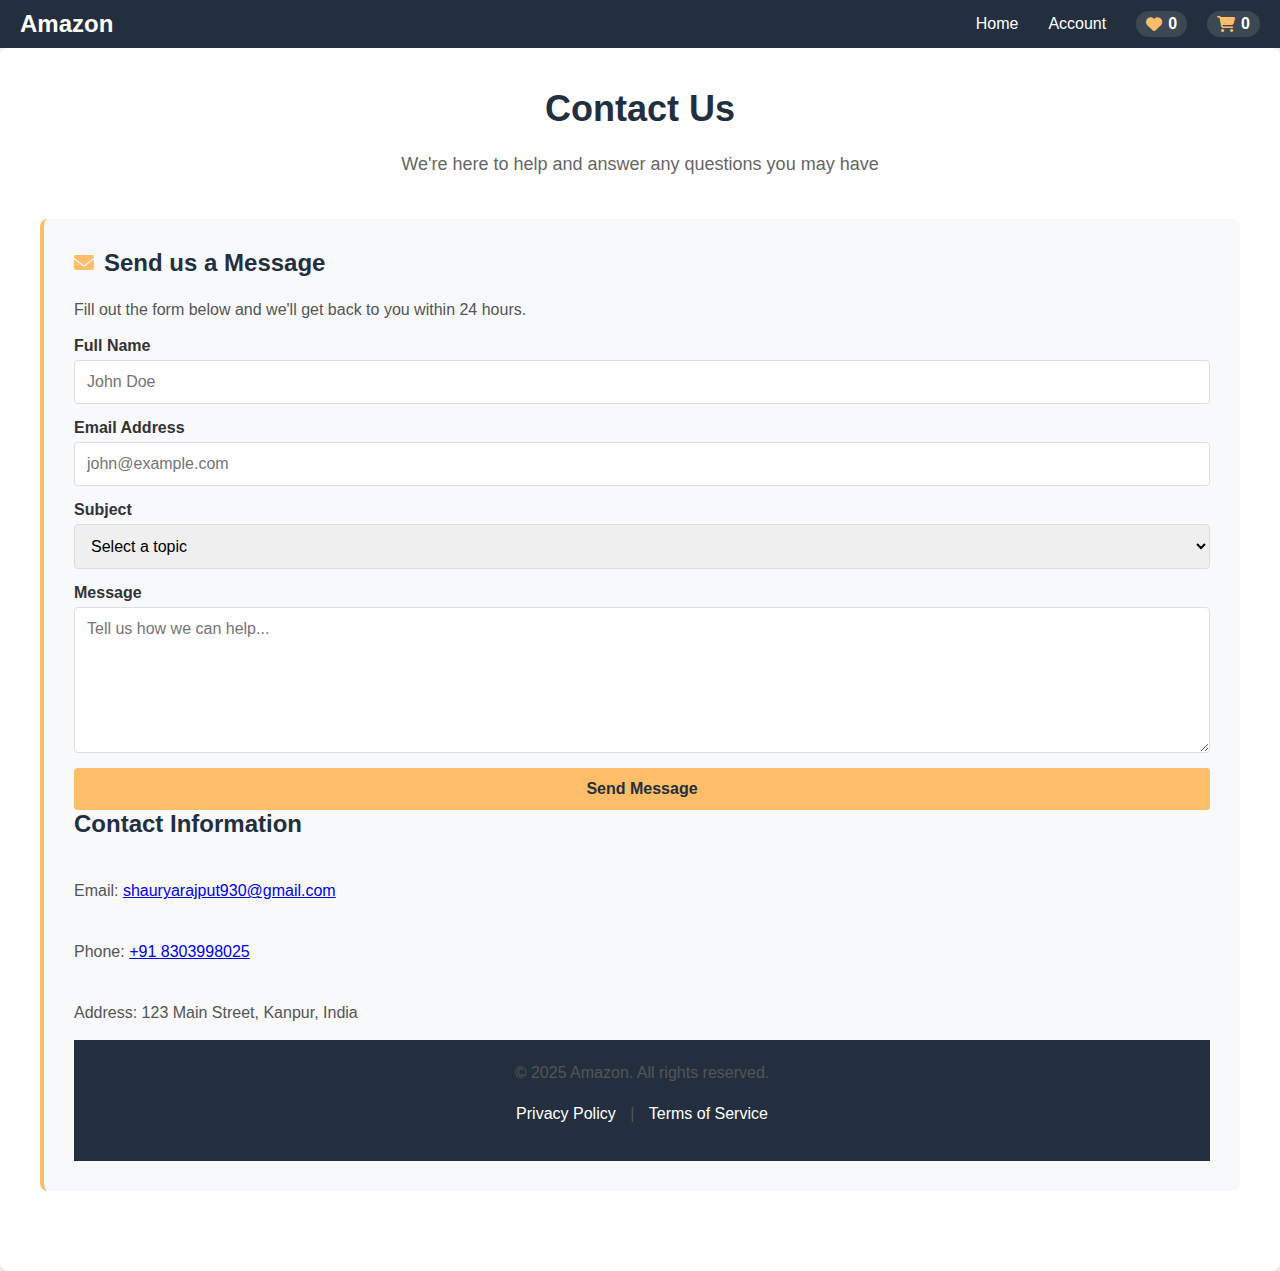
<file: contact.html>
<!DOCTYPE html>
<html lang="en">
<head>
  <meta charset="UTF-8">
  <meta name="viewport" content="width=device-width, initial-scale=1.0">
  <title>Contact Us - Amazon</title>
  <link rel="stylesheet" href="https://cdnjs.cloudflare.com/ajax/libs/font-awesome/6.4.2/css/all.min.css">
  <link rel="stylesheet" href="style.css">
  <style>
    .contact-container {
      max-width: 1200px;
      margin: 0 auto;
      background-color: #fff;
      padding: 40px;
      border-radius: 8px;
      box-shadow: 0 2px 4px rgba(0, 0, 0, 0.1);
    }

    .contact-header {
      text-align: center;
      margin-bottom: 40px;
    }

    .contact-header h1 {
      font-size: 36px;
      color: var(--primary-color);
      margin: 0 0 20px 0;
    }

    .contact-header p {
      font-size: 18px;
      color: #666;
      margin: 0;
      line-height: 1.6;
    }

    .contact-content {
      display: grid;
      grid-template-columns: repeat(auto-fit, minmax(300px, 1fr));
      gap: 40px;
      margin-bottom: 40px;
    }

    .contact-section {
      background-color: #f8f9fa;
      padding: 30px;
      border-radius: 8px;
      border-left: 4px solid var(--accent-color);
    }

    .contact-section h2 {
      color: var(--primary-color);
      margin: 0 0 20px 0;
      font-size: 24px;
      display: flex;
      align-items: center;
      gap: 10px;
    }

    .contact-section h2 i {
      color: var(--accent-color);
      font-size: 20px;
    }

    .contact-section p {
      color: #555;
      line-height: 1.6;
      margin: 0 0 15px 0;
    }

    .contact-form {
      display: grid;
      gap: 15px;
    }

    .form-group {
      display: flex;
      flex-direction: column;
    }

    .form-group label {
      font-weight: bold;
      color: #333;
      margin-bottom: 5px;
    }

    .form-group input,
    .form-group textarea,
    .form-group select {
      padding: 12px;
      border: 1px solid #ddd;
      border-radius: 4px;
      font-size: 16px;
      font-family: inherit;
    }

    .form-group textarea {
      resize: vertical;
      min-height: 120px;
    }

    .form-group input:focus,
    .form-group textarea:focus,
    .form-group select:focus {
      outline: none;
      border-color: var(--accent-color);
    }

    .btn-primary {
      background-color: var(--accent-color);
      color: var(--primary-color);
      border: none;
      padding: 12px 24px;
      border-radius: 4px;
      cursor: pointer;
      font-size: 16px;
      font-weight: bold;
      transition: background-color 0.3s ease;
    }

    .btn-primary:hover {
      background-color: var(--dark-accent);
      color: white;
    }

    .contact-info {
      display: grid;
      gap: 20px;
    }

    .info-item {
      display: flex;
      align-items: center;
      gap: 15px;
      padding: 15px;
      background-color: white;
      border-radius: 4px;
    }

    .info-item i {
      color: var(--accent-color);
      font-size: 20px;
      width: 30px;
    }

    .info-item div {
      flex: 1;
    }

    .info-item strong {
      display: block;
      color: #333;
      margin-bottom: 5px;
    }

    .info-item span {
      color: #666;
      font-size: 14px;
    }
  </style>
</head>
<body>
  <div class="navbar">
    <div class="logo">Amazon</div>
    <div class="nav-links">
      <a href="./index.html">Home</a>
      <a href="./account.html">Account</a>
      <a href="./wishlist.html" class="wishlist-indicator">
        <i class="fas fa-heart"></i>
        <span id="wishlistCount">0</span>
      </a>
      <span class="cart-indicator" aria-label="Cart items">
        <i class="fas fa-shopping-cart"></i>
        <span id="cartCount">0</span>
      </span>
    </div>
  </div>

  <div class="contact-container">
    <div class="contact-header">
      <h1>Contact Us</h1>
      <p>We're here to help and answer any questions you may have</p>
    </div>

    <div class="contact-content">
      <div class="contact-section">
        <h2><i class="fas fa-envelope"></i> Send us a Message</h2>
        <p>Fill out the form below and we'll get back to you within 24 hours.</p>
        <form class="contact-form" onsubmit="handleSubmit(event)">
          <div class="form-group">
            <label>Full Name</label>
            <input type="text" name="name" placeholder="John Doe" required>
          </div>
          <div class="form-group">
            <label>Email Address</label>
            <input type="email" name="email" placeholder="john@example.com" required>
          </div>
          <div class="form-group">
            <label>Subject</label>
            <select name="subject" required>
              <option value="">Select a topic</option>
              <option value="order">Order Issue</option>
              <option value="product">Product Question</option>
              <option value="account">Account Help</option>
              <option value="technical">Technical Support</option>
              <option value="feedback">Feedback</option>
              <option value="other">Other</option>
            </select>
          </div>
          <div class="form-group">
            <label>Message</label>
            <textarea name="message" placeholder="Tell us how we can help..." required></textarea>
          </div>
          <button type="submit" class="btn-primary">Send Message</button>
        </form>

        <div class="contact-info">
            <h2>Contact Information</h2>
            <p><span class="highlight">Email:</span> <a href="mailto:shauryarajput930@gmail.com">shauryarajput930@gmail.com</a></p>
            <p><span class="highlight">Phone:</span> <a href="tel:+918303998025">+91 8303998025</a></p>
            <p><span class="highlight">Address:</span> 123 Main Street, Kanpur, India</p>
        </div>

        <div class="footer">
            <p>&copy; 2025 Amazon. All rights reserved.</p>
            <p><a href="./policy.html">Privacy Policy</a> | <a href="./service.html">Terms of Service</a></p>
        </div>
    </div>
</body>
</html>
</file>
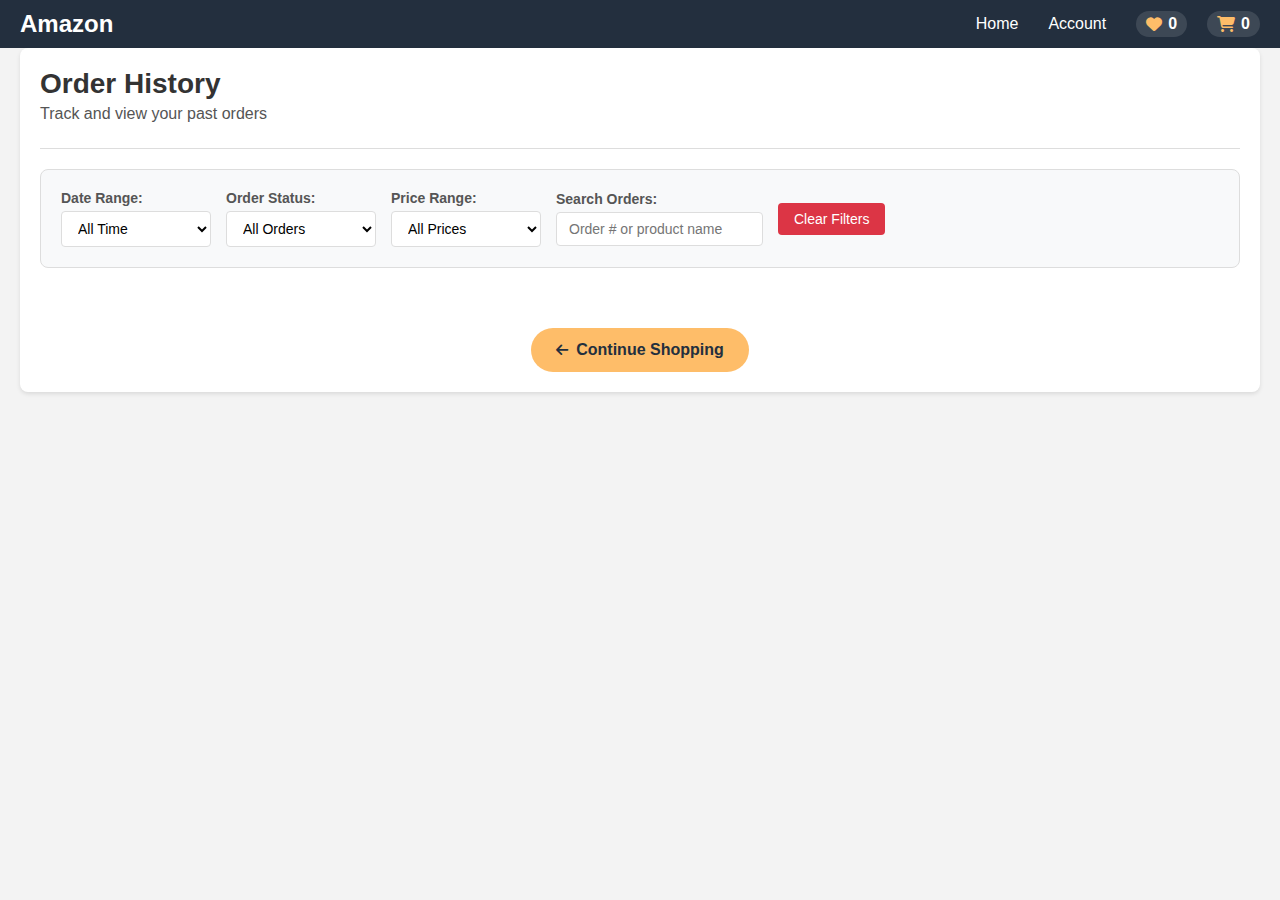
<file: order-history.html>
<!DOCTYPE html>
<html lang="en">
<head>
  <meta charset="UTF-8">
  <meta name="viewport" content="width=device-width, initial-scale=1.0">
  <title>Order History - Amazon</title>
  <link rel="stylesheet" href="https://cdnjs.cloudflare.com/ajax/libs/font-awesome/6.4.2/css/all.min.css">
  <link rel="stylesheet" href="style.css">
  <style>
    .order-history-container {
      max-width: 1200px;
      margin: 0 auto;
      background-color: #fff;
      padding: 20px;
      border-radius: 8px;
      box-shadow: 0 2px 4px rgba(0, 0, 0, 0.1);
    }

    .order-history-header {
      border-bottom: 1px solid var(--border-color);
      padding-bottom: 20px;
      margin-bottom: 20px;
    }

    .order-history-header h1 {
      margin: 0;
      font-size: 28px;
      color: #333;
    }

    .order-history-header p {
      margin: 5px 0;
      color: #555;
    }

    .order-filters {
      background-color: #f8f9fa;
      padding: 20px;
      border-radius: 8px;
      margin-bottom: 20px;
      border: 1px solid var(--border-color);
    }

    .filter-row {
      display: flex;
      gap: 15px;
      align-items: center;
      flex-wrap: wrap;
    }

    .filter-group {
      display: flex;
      flex-direction: column;
      gap: 5px;
    }

    .filter-group label {
      font-weight: bold;
      color: #555;
      font-size: 14px;
    }

    .filter-group select,
    .filter-group input {
      padding: 8px 12px;
      border: 1px solid #ddd;
      border-radius: 4px;
      background-color: white;
      font-size: 14px;
      min-width: 150px;
    }

    .clear-filters-btn {
      background-color: #dc3545;
      color: white;
      border: none;
      padding: 8px 16px;
      border-radius: 4px;
      cursor: pointer;
      font-size: 14px;
      transition: background-color 0.3s ease;
      height: fit-content;
    }

    .clear-filters-btn:hover {
      background-color: #c82333;
    }

    .orders-list {
      margin-bottom: 20px;
    }

    .order-item {
      border: 1px solid var(--border-color);
      border-radius: 8px;
      margin-bottom: 20px;
      overflow: hidden;
    }

    .order-header {
      background-color: #f8f9fa;
      padding: 15px 20px;
      border-bottom: 1px solid var(--border-color);
      display: flex;
      justify-content: space-between;
      align-items: center;
    }

    .order-number {
      font-size: 18px;
      font-weight: bold;
      color: #333;
    }

    .order-date {
      color: #666;
      font-size: 14px;
    }

    .order-status {
      padding: 4px 12px;
      border-radius: 20px;
      font-size: 12px;
      font-weight: bold;
      text-transform: uppercase;
    }

    .status-delivered {
      background-color: #d4edda;
      color: #155724;
    }

    .status-processing {
      background-color: #fff3cd;
      color: #856404;
    }

    .status-shipped {
      background-color: #d1ecf1;
      color: #0c5460;
    }

    .order-items {
      padding: 20px;
    }

    .order-product {
      display: flex;
      align-items: center;
      padding: 15px 0;
      border-bottom: 1px solid #eee;
    }

    .order-product:last-child {
      border-bottom: none;
    }

    .order-product img {
      width: 80px;
      height: 80px;
      object-fit: cover;
      border-radius: 4px;
      margin-right: 15px;
    }

    .order-product-details {
      flex-grow: 1;
    }

    .order-product-details h4 {
      margin: 0 0 5px 0;
      font-size: 16px;
      color: #333;
    }

    .order-product-details p {
      margin: 0;
      color: #666;
      font-size: 14px;
    }

    .order-product-price {
      font-weight: bold;
      color: #333;
      font-size: 16px;
    }

    .order-summary {
      background-color: #f8f9fa;
      padding: 15px 20px;
      border-top: 1px solid var(--border-color);
      display: flex;
      justify-content: space-between;
      align-items: center;
    }

    .order-total {
      font-size: 18px;
      font-weight: bold;
      color: #333;
    }

    .order-actions {
      display: flex;
      gap: 10px;
    }

    .order-actions button {
      padding: 6px 12px;
      border: 1px solid var(--border-color);
      border-radius: 4px;
      background-color: white;
      cursor: pointer;
      font-size: 12px;
      transition: all 0.3s ease;
    }

    .order-actions button:hover {
      background-color: #f0f0f0;
    }

    .empty-orders {
      text-align: center;
      padding: 60px 20px;
      color: #777;
    }

    .empty-orders i {
      font-size: 64px;
      margin-bottom: 20px;
      color: #ddd;
    }

    .empty-orders h2 {
      margin: 0 0 10px 0;
      color: #555;
    }

    .continue-shopping {
      display: inline-flex;
      align-items: center;
      gap: 8px;
      margin-top: 30px;
      padding: 12px 24px;
      background-color: var(--accent-color);
      color: var(--primary-color);
      text-decoration: none;
      border-radius: 25px;
      font-weight: bold;
      transition: all 0.3s ease;
      border: 1px solid transparent;
    }

    .continue-shopping:hover {
      background-color: var(--dark-accent);
      color: white;
      transform: translateX(-3px);
      border-color: var(--dark-accent);
    }

    .continue-shopping i {
      font-size: 14px;
    }
  </style>
</head>
<body>
  <div class="navbar">
    <div class="logo">Amazon</div>
    <div class="nav-links">
      <a href="./index.html">Home</a>
      <a href="./account.html">Account</a>
      <a href="./wishlist.html" class="wishlist-indicator">
        <i class="fas fa-heart"></i>
        <span id="wishlistCount">0</span>
      </a>
      <span class="cart-indicator" aria-label="Cart items">
        <i class="fas fa-shopping-cart"></i>
        <span id="cartCount">0</span>
      </span>
    </div>
  </div>

  <div class="order-history-container">
    <div class="order-history-header">
      <h1>Order History</h1>
      <p>Track and view your past orders</p>
    </div>

    <!-- Order Filters -->
    <div class="order-filters">
      <div class="filter-row">
        <div class="filter-group">
          <label>Date Range:</label>
          <select id="date-filter">
            <option value="all">All Time</option>
            <option value="last30">Last 30 Days</option>
            <option value="last90">Last 90 Days</option>
            <option value="last6months">Last 6 Months</option>
            <option value="lastyear">Last Year</option>
          </select>
        </div>
        <div class="filter-group">
          <label>Order Status:</label>
          <select id="status-filter">
            <option value="all">All Orders</option>
            <option value="delivered">Delivered</option>
            <option value="processing">Processing</option>
            <option value="shipped">Shipped</option>
            <option value="cancelled">Cancelled</option>
          </select>
        </div>
        <div class="filter-group">
          <label>Price Range:</label>
          <select id="price-filter">
            <option value="all">All Prices</option>
            <option value="0-500">Under ₹500</option>
            <option value="500-1000">₹500 - ₹1000</option>
            <option value="1000-2000">₹1000 - ₹2000</option>
            <option value="2000+">Above ₹2000</option>
          </select>
        </div>
        <div class="filter-group">
          <label>Search Orders:</label>
          <input type="text" id="search-orders" placeholder="Order # or product name">
        </div>
        <button class="clear-filters-btn" onclick="clearFilters()">Clear Filters</button>
      </div>
    </div>

    <div class="orders-list" id="orders-list">
      <!-- Orders will be dynamically inserted here -->
    </div>

    <div style="text-align: center; margin-top: 30px;">
      <a href="./index.html" class="continue-shopping">
        <i class="fas fa-arrow-left"></i> Continue Shopping
      </a>
    </div>
  </div>

  <script src="./java.js"></script>
  <script>
    // Order History Manager
    class OrderHistoryManager {
      constructor() {
        this.ordersList = document.getElementById('orders-list');
        this.orders = this.loadOrders();
        this.filteredOrders = [...this.orders];
        this.initializeEventListeners();
        this.displayOrders();
      }

      loadOrders() {
        // Generate some sample orders for demonstration
        const mockOrders = [
          {
            id: 'ORD-001',
            date: '2024-01-15',
            status: 'delivered',
            total: 89.97,
            items: [
              { name: 'IQOO Neo 10R', price: 19.99, quantity: 1, image: './assets/phone.jpg' },
              { name: 'Gaming Laptop', price: 29.99, quantity: 1, image: './assets/laptop.jfif' },
              { name: 'Wireless Airpods', price: 39.99, quantity: 1, image: './assets/airdropes.jpg' }
            ]
          },
          {
            id: 'ORD-002',
            date: '2024-01-20',
            status: 'shipped',
            total: 49.99,
            items: [
              { name: '4K Camera', price: 49.99, quantity: 1, image: './assets/camera.jpg' }
            ]
          },
          {
            id: 'ORD-003',
            date: '2024-01-25',
            status: 'processing',
            total: 79.98,
            items: [
              { name: 'Bluetooth Speaker', price: 39.99, quantity: 2, image: './assets/sound.jpg' }
            ]
          },
          {
            id: 'ORD-004',
            date: '2023-12-10',
            status: 'delivered',
            total: 129.97,
            items: [
              { name: 'Smartwatch Pro', price: 39.99, quantity: 1, image: './assets/watch.jpg' },
              { name: 'Tablet Max', price: 44.99, quantity: 1, image: './assets/laptop.jfif' },
              { name: 'USB-C Hub', price: 24.99, quantity: 2, image: './assets/phone.jpg' }
            ]
          }
        ];

        // Save to localStorage if not exists
        if (!localStorage.getItem('amazon_order_history')) {
          localStorage.setItem('amazon_order_history', JSON.stringify(mockOrders));
        }

        return JSON.parse(localStorage.getItem('amazon_order_history')) || mockOrders;
      }

      initializeEventListeners() {
        // Add event listeners for filters
        document.getElementById('date-filter').addEventListener('change', () => this.applyFilters());
        document.getElementById('status-filter').addEventListener('change', () => this.applyFilters());
        document.getElementById('price-filter').addEventListener('change', () => this.applyFilters());
        document.getElementById('search-orders').addEventListener('input', () => this.applyFilters());
      }

      applyFilters() {
        const dateFilter = document.getElementById('date-filter').value;
        const statusFilter = document.getElementById('status-filter').value;
        const priceFilter = document.getElementById('price-filter').value;
        const searchTerm = document.getElementById('search-orders').value.toLowerCase();

        this.filteredOrders = this.orders.filter(order => {
          // Date filter
          if (dateFilter !== 'all') {
            const orderDate = new Date(order.date);
            const now = new Date();
            const daysDiff = Math.floor((now - orderDate) / (1000 * 60 * 60 * 24));
            
            switch(dateFilter) {
              case 'last30': if (daysDiff > 30) return false; break;
              case 'last90': if (daysDiff > 90) return false; break;
              case 'last6months': if (daysDiff > 180) return false; break;
              case 'lastyear': if (daysDiff > 365) return false; break;
            }
          }

          // Status filter
          if (statusFilter !== 'all' && order.status !== statusFilter) {
            return false;
          }

          // Price filter
          if (priceFilter !== 'all') {
            switch(priceFilter) {
              case '0-500': if (order.total >= 500) return false; break;
              case '500-1000': if (order.total < 500 || order.total >= 1000) return false; break;
              case '1000-2000': if (order.total < 1000 || order.total >= 2000) return false; break;
              case '2000+': if (order.total < 2000) return false; break;
            }
          }

          // Search filter
          if (searchTerm && !order.id.toLowerCase().includes(searchTerm) && 
              !order.items.some(item => item.name.toLowerCase().includes(searchTerm))) {
            return false;
          }

          return true;
        });

        this.displayOrders();
      }

      clearFilters() {
        document.getElementById('date-filter').value = 'all';
        document.getElementById('status-filter').value = 'all';
        document.getElementById('price-filter').value = 'all';
        document.getElementById('search-orders').value = '';
        this.filteredOrders = [...this.orders];
        this.displayOrders();
      }

        displayOrders() {
        const orders = this.filteredOrders;
        
        // Clear orders display
        this.ordersList.innerHTML = '';

        if (orders.length === 0) {
          this.ordersList.innerHTML = `
            <div class="empty-orders">
              <i class="fas fa-box"></i>
              <h2>No orders found</h2>
              <p>Try adjusting your filters or start shopping to see your order history here!</p>
            </div>
          `;
          return;
        }

        // Display each order
        orders.forEach(order => {
          const orderElement = document.createElement('div');
          orderElement.classList.add('order-item');
          orderElement.innerHTML = `
            <div class="order-header">
              <div>
                <div class="order-number">Order #${order.id}</div>
                <div class="order-date">${new Date(order.date).toLocaleDateString()}</div>
              </div>
              <div class="order-status status-${order.status}">${order.status}</div>
            </div>
            <div class="order-items">
              ${order.items.map(item => `
                <div class="order-product">
                  <img src="${item.image}" alt="${item.name}">
                  <div class="order-product-details">
                    <h4>${item.name}</h4>
                    <p>Quantity: ${item.quantity}</p>
                  </div>
                  <div class="order-product-price">₹${item.price.toFixed(2)}</div>
                </div>
              `).join('')}
            </div>
            <div class="order-summary">
              <div class="order-total">Total: ₹${order.total.toFixed(2)}</div>
              <div class="order-actions">
                <button onclick="orderHistoryManager.downloadInvoice('${order.id}')">
                  <i class="fas fa-download"></i> Invoice
                </button>
                <button onclick="orderHistoryManager.viewOrderDetails('${order.id}')">
                  <i class="fas fa-eye"></i> View Details
                </button>
                <button onclick="orderHistoryManager.trackOrder('${order.id}')">
                  <i class="fas fa-truck"></i> Track Order
                </button>
                <button onclick="orderHistoryManager.reorder('${order.id}')">
                  <i class="fas fa-redo"></i> Reorder
                </button>
                <button onclick="orderHistoryManager.initiateReturn('${order.id}')" ${order.status !== 'delivered' ? 'disabled' : ''}>
                  <i class="fas fa-undo"></i> Return
                </button>
              </div>
            </div>
          `;
          this.ordersList.appendChild(orderElement);
        });
      }

      downloadInvoice(orderId) {
        const order = this.orders.find(o => o.id === orderId);
        if (!order) return;

        // Create invoice content
        const invoiceContent = `
          AMAZON INVOICE
          =================
          
          Order ID: ${order.id}
          Date: ${new Date(order.date).toLocaleDateString()}
          Status: ${order.status}
          
          Items:
          ${order.items.map(item => 
            `- ${item.name} x ${item.quantity}: ₹${item.price.toFixed(2)}`
          ).join('\n')}
          
          Total: ₹${order.total.toFixed(2)}
          
          Thank you for shopping with Amazon!
        `;

        // Create and download file
        const blob = new Blob([invoiceContent], { type: 'text/plain' });
        const url = window.URL.createObjectURL(blob);
        const a = document.createElement('a');
        a.href = url;
        a.download = `invoice-${orderId}.txt`;
        document.body.appendChild(a);
        a.click();
        document.body.removeChild(a);
        window.URL.revokeObjectURL(url);
        
        alert(`Invoice for ${orderId} downloaded successfully!`);
      }

      viewOrderDetails(orderId) {
        const order = this.orders.find(o => o.id === orderId);
        if (!order) return;
        
        const details = `
          Order Details for ${orderId}
          ==========================
          
          Date: ${new Date(order.date).toLocaleDateString()}
          Status: ${order.status}
          Total: ₹${order.total.toFixed(2)}
          
          Items:
          ${order.items.map(item => 
            `${item.name} - ₹${item.price.toFixed(2)} x ${item.quantity} = ₹${(item.price * item.quantity).toFixed(2)}`
          ).join('\n')}
        `;
        
        alert(details);
      }

      trackOrder(orderId) {
        const order = this.orders.find(o => o.id === orderId);
        if (!order) return;
        
        const trackingInfo = `
          Tracking Order ${orderId}
          ========================
          
          Current Status: ${order.status}
          Estimated Delivery: ${new Date(Date.now() + 3 * 24 * 60 * 60 * 1000).toLocaleDateString()}
          
          Tracking Number: TRK${Math.random().toString(36).substr(2, 9).toUpperCase()}
        `;
        
        alert(trackingInfo);
      }

      reorder(orderId) {
        const order = this.orders.find(o => o.id === orderId);
        if (!order) return;

        // Add items to cart
        const cartManager = new CartManager();
        order.items.forEach(item => {
          cartManager.addToCart({
            id: Date.now() + Math.random(),
            name: item.name,
            price: item.price,
            image: item.image,
            quantity: item.quantity
          });
        });

        alert(`All items from ${orderId} have been added to your cart!`);
        window.location.href = './order.html';
      }

      initiateReturn(orderId) {
        const order = this.orders.find(o => o.id === orderId);
        if (!order) return;

        if (order.status !== 'delivered') {
          alert('Returns are only available for delivered orders.');
          return;
        }

        const returnReason = prompt('Please specify the reason for return:');
        if (!returnReason) return;

        alert(`Return request for ${orderId} has been submitted.\nReason: ${returnReason}\n\nYou will receive an email with return instructions.`);
      }

    // Clear filters function
    function clearFilters() {
      orderHistoryManager.clearFilters();
    }

    // Initialize order history when DOM is ready
    let orderHistoryManager;
    document.addEventListener('DOMContentLoaded', () => {
      orderHistoryManager = new OrderHistoryManager();
    });
  </script>
</body>
</html>
</file>
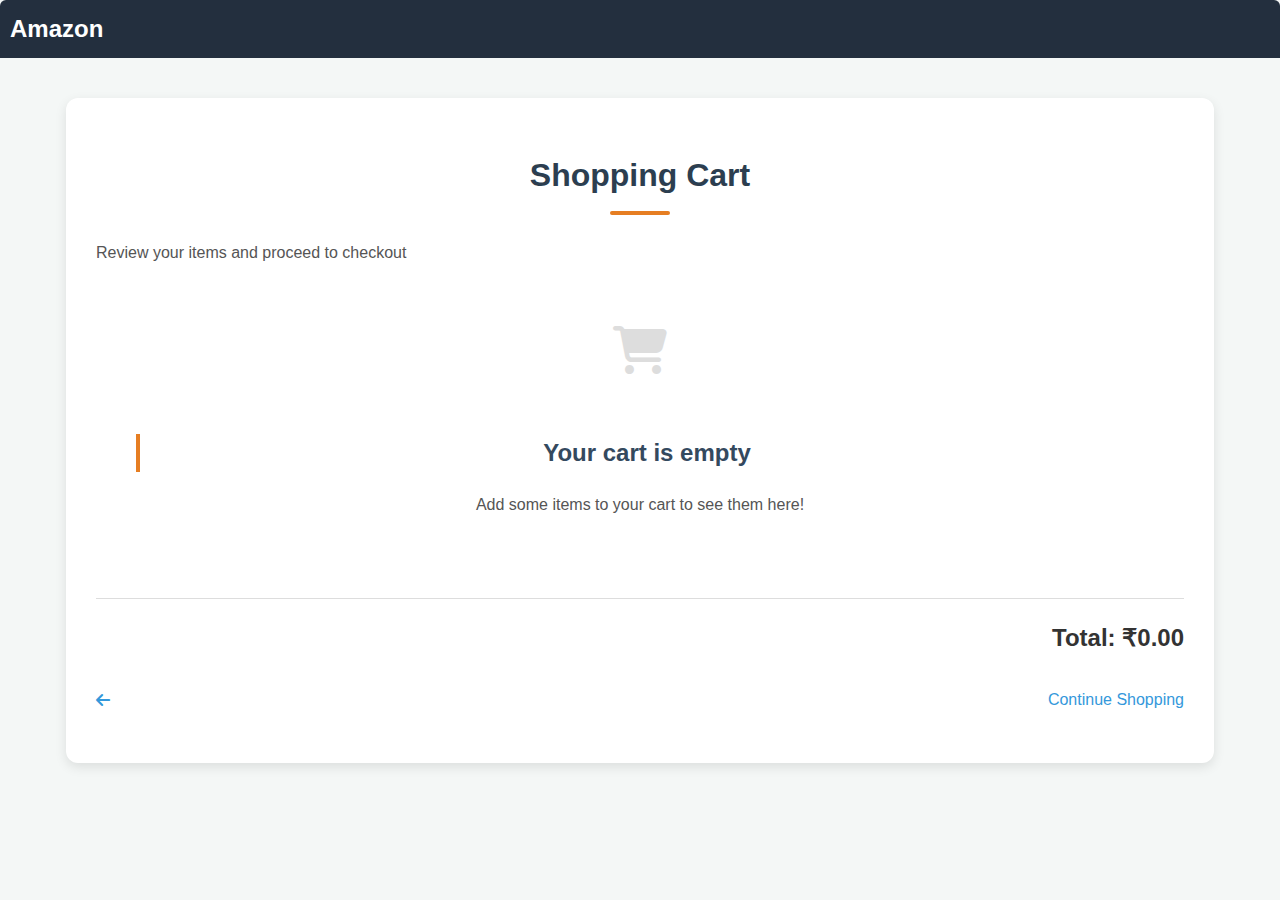
<file: order.html>
<!DOCTYPE html>
<html lang="en">
<head>
    <meta charset="UTF-8">
    <meta name="viewport" content="width=device-width, initial-scale=1.0">
    <title>Shopping Cart - Amazon</title>
    <style>
        /* General Styles */
        body {
            font-family: 'Segoe UI', Tahoma, Geneva, Verdana, sans-serif;
            line-height: 1.6;
            margin: 0;
            padding: 0;
            background-color: #f4f7f6;
            color: #333;
        }

        header {
            background-color: #232f3e;
            color: rgb(255, 255, 255);
            padding: 20px;
            text-align: center;
        }
        header h1 {
            margin: 0;
        }

        #privacy {
            color: white;
        }

        .container {
            width: 85%;
            max-width: 1100px;
            margin: 40px auto;
            background-color: #fff;
            padding: 30px;
            box-shadow: 0 4px 12px rgba(0, 0, 0, 0.1);
            border-radius: 12px;
        }

        h1 {
            font-size: 32px;
            margin-bottom: 25px;
            color: #2c3e50; /* Dark blue-gray */
            text-align: center;
            position: relative;
        }

        h1::after {
            content: '';
            display: block;
            width: 60px;
            height: 4px;
            background-color: #e67e22; /* Orange accent */
            margin: 10px auto 0;
            border-radius: 2px;
        }

        h2 {
            font-size: 24px;
            margin-top: 40px;
            margin-bottom: 20px;
            color: #34495e; /* Slightly lighter blue-gray */
            padding-left: 10px;
            border-left: 4px solid #e67e22; /* Orange accent */
        }

        p {
            margin-bottom: 20px;
            font-size: 16px;
            color: #555;
        }

        a {
            color: #3498db; /* Bright blue */
            text-decoration: none;
            transition: color 0.3s ease;
        }

        a:hover {
            color: #e67e22; /* Orange accent */
        }

        .highlight {
            color: #e67e22; /* Orange accent */
            font-weight: bold;
        }

        /* Product Grid */
        .product-grid {
            display: flex;
            flex-wrap: wrap;
            gap: 20px;
            margin-top: 30px;
        }

        .product-card {
            flex: 1 1 calc(33.333% - 20px);
            background-color: #f9f9f9;
            padding: 20px;
            border-radius: 8px;
            box-shadow: 0 2px 8px rgba(0, 0, 0, 0.1);
            text-align: center;
        }

        .product-card img {
            width: 100%;
            height: 150px;
            object-fit: cover;
            border-radius: 8px;
            margin-bottom: 15px;
        }

        .product-card h3 {
            font-size: 20px;
            color: #2c3e50;
            margin-bottom: 10px;
        }

        .product-card p {
            font-size: 16px;
            color: #777;
            margin-bottom: 15px;
        }

        .product-card button {
            background-color: #3498db; /* Bright blue */
            color: #fff;
            padding: 10px 20px;
            font-size: 16px;
            border: none;
            border-radius: 6px;
            cursor: pointer;
            transition: background-color 0.3s ease;
        }

        .product-card button:hover {
            background-color: #e67e22; /* Orange accent */
        }

        /* Order Section */
        .order {
            margin-top: 40px;
            padding: 20px;
            background-color: #f9f9f9;
            border-radius: 8px;
            box-shadow: 0 2px 8px rgba(0, 0, 0, 0.1);
        }

        .order h2 {
            border-left: none;
            padding-left: 0;
            text-align: center;
        }

        .order-item {
            display: flex;
            justify-content: space-between;
            align-items: center;
            padding: 10px 0;
            border-bottom: 1px solid #ddd;
        }

        .order-item:last-child {
            border-bottom: none;
        }

        .order-item p {
            margin: 0;
            font-size: 16px;
            color: #555;
        }

        .order-total {
            font-size: 18px;
            font-weight: bold;
            color: #2c3e50;
            text-align: right;
            margin-top: 20px;
        }

        .order button {
            background-color: #3498db; /* Bright blue */
            color: #fff;
            padding: 12px 24px;
            font-size: 16px;
            border: none;
            border-radius: 6px;
            cursor: pointer;
            transition: background-color 0.3s ease;
            display: block;
            margin: 20px auto 0;
        }

        .order button:hover {
            background-color: #e67e22; /* Orange accent */
        }

        .success-message {
            color: #2ecc71; /* Green */
            font-size: 16px;
            text-align: center;
            margin-top: 20px;
        }

        .cart-items {
            margin-bottom: 20px;
        }

        .cart-item {
            display: flex;
            align-items: flex-start;
            border-bottom: 1px solid #ddd;
            padding: 20px 0;
            gap: 20px;
        }

        .cart-item img {
            width: 120px;
            height: 120px;
            object-fit: cover;
            border-radius: 8px;
            flex-shrink: 0;
        }

        .item-details {
            flex-grow: 1;
        }

        .item-details h3 {
            margin: 0;
            font-size: 18px;
            color: #333;
        }

        .item-details p {
            margin: 5px 0;
            color: #555;
        }

        .item-actions {
            display: flex;
            gap: 10px;
            margin-top: 10px;
        }

        .item-actions button {
            background-color: #f0f0f0;
            color: #333;
            border: 1px solid #ddd;
            padding: 5px 10px;
            border-radius: 4px;
            cursor: pointer;
            font-size: 14px;
            transition: background-color 0.3s ease;
        }

        .item-actions button:hover {
            background-color: #e0e0e0;
        }

        .item-price {
            font-size: 18px;
            font-weight: bold;
            text-align: right;
            min-width: 100px;
        }

        .cart-summary {
            text-align: right;
            border-top: 1px solid #ddd;
            padding-top: 20px;
        }

        .cart-summary h3 {
            margin: 0;
            font-size: 24px;
            color: #333;
        }

        .cart-summary button {
            background-color: #ff9900;
            color: #fff;
            border: none;
            padding: 12px 24px;
            border-radius: 4px;
            cursor: pointer;
            font-size: 16px;
            margin-top: 10px;
            transition: background-color 0.3s ease;
        }

        .cart-summary button:hover {
            background-color: #e68a00;
        }

        .empty-cart {
            text-align: center;
            padding: 40px;
            color: #777;
        }

        .empty-cart i {
            font-size: 48px;
            margin-bottom: 20px;
            color: #ddd;
        }

        .back-to-shopping {
            display: flex;
            justify-content: space-between;
            align-items: center;
            margin-bottom: 20px;
        }

        .navbar .logo {
            font-size: 24px;
            font-weight: bold;
        }

        .navbar .nav-links {
            display: flex;
            align-items: center;
            gap: 10px;
        }

        .navbar .nav-links a {
            color: white;
            text-decoration: none;
            margin: 0 10px;
            transition: color 0.3s ease;
        }

        .navbar .nav-links a:hover {
            color: #febd69;
        }

        .cart-indicator {
            display: inline-flex;
            align-items: center;
            gap: 6px;
            background-color: rgba(255, 255, 255, 0.12);
            padding: 4px 10px;
            border-radius: 999px;
            font-weight: bold;
            cursor: pointer;
        }

        .cart-indicator i {
            color: #febd69;
        }

        .quantity-selector {
            display: flex;
            align-items: center;
            gap: 10px;
            margin: 10px 0;
        }

        .quantity-btn {
            width: 30px;
            height: 30px;
            border: 1px solid #ddd;
            background-color: #f8f9fa;
            border-radius: 4px;
            cursor: pointer;
            font-size: 16px;
            font-weight: bold;
            display: flex;
            align-items: center;
            justify-content: center;
            transition: all 0.2s ease;
        }

        .quantity-btn:hover {
            background-color: #e9ecef;
            border-color: #adb5bd;
        }

        .quantity-btn:active {
            background-color: #dee2e6;
        }

        .quantity-value {
            min-width: 40px;
            text-align: center;
            font-weight: bold;
            font-size: 16px;
        }

        /* Responsive Design */
        @media (max-width: 1200px) {
            .container {
                width: 95%;
                padding: 20px;
            }
        }

        @media (max-width: 992px) {
            .navbar {
                flex-wrap: wrap;
                padding: 10px;
            }
            
            .navbar .search-bar input {
                width: 300px;
            }
        }

        @media (max-width: 768px) {
            .navbar {
                flex-direction: column;
                gap: 10px;
                padding: 15px;
            }
            
            .navbar .search-bar input {
                width: 100%;
                max-width: 400px;
            }
            
            .navbar .nav-links {
                order: 3;
                width: 100%;
                justify-content: center;
                gap: 20px;
            }
            
            .container {
                width: 100%;
                padding: 15px;
                border-radius: 0;
            }
            
            .cart-item {
                flex-direction: column;
                align-items: center;
                text-align: center;
                gap: 15px;
            }
            
            .cart-item img {
                margin-bottom: 15px;
            }
            
            .item-details {
                width: 100%;
            }
            
            .item-actions {
                justify-content: center;
                flex-wrap: wrap;
            }
            
            .cart-summary {
                text-align: center;
                border-top: 2px solid #ddd;
                padding-top: 30px;
                margin-top: 30px;
            }
            
            .cart-summary h3 {
                font-size: 20px;
                margin-bottom: 15px;
            }
            
            .cart-summary button {
                width: 100%;
                padding: 15px;
                font-size: 16px;
            }
        }

        @media (max-width: 576px) {
            .navbar .logo {
                font-size: 20px;
            }
            
            .cart-header {
                text-align: center;
                padding-bottom: 15px;
            }
            
            .cart-header h1 {
                font-size: 24px;
            }
            
            .cart-header p {
                font-size: 14px;
            }
            
            .cart-item img {
                width: 100px;
                height: 100px;
            }
            
            .item-details h3 {
                font-size: 16px;
            }
            
            .item-details p {
                font-size: 14px;
            }
            
            .quantity-selector {
                justify-content: center;
                margin: 15px 0;
            }
            
            .quantity-btn {
                width: 35px;
                height: 35px;
                font-size: 18px;
            }
            
            .quantity-value {
                min-width: 50px;
                font-size: 18px;
            }
            
            .item-actions {
                gap: 8px;
            }
            
            .item-actions button {
                font-size: 12px;
                padding: 8px 12px;
            }
            
            .item-price {
                font-size: 16px;
                text-align: center;
                min-width: auto;
            }
            
            .cart-summary h3 {
                font-size: 18px;
            }
            
            .cart-summary button {
                font-size: 14px;
                padding: 12px;
            }
            
            .success-message {
                font-size: 14px;
                margin-top: 15px;
            }
        }

        @media (max-width: 480px) {
            .container {
                padding: 10px;
            }
            
            .cart-header h1 {
                font-size: 20px;
            }
            
            .cart-header p {
                font-size: 13px;
            }
            
            .cart-item {
                padding: 15px 0;
            }
            
            .cart-item img {
                width: 80px;
                height: 80px;
            }
            
            .item-details h3 {
                font-size: 14px;
            }
            
            .item-details p {
                font-size: 12px;
            }
            
            .quantity-btn {
                width: 30px;
                height: 30px;
                font-size: 16px;
            }
            
            .quantity-value {
                min-width: 40px;
                font-size: 16px;
            }
            
            .item-actions button {
                font-size: 11px;
                padding: 6px 10px;
            }
            
            .item-price {
                font-size: 14px;
            }
            
            .cart-summary h3 {
                font-size: 16px;
            }
            
            .cart-summary button {
                font-size: 13px;
                padding: 10px;
            }
            
            .success-message {
                font-size: 13px;
            }
        }

        /* Landscape orientations */
        @media (max-width: 768px) and (orientation: landscape) {
            .navbar {
                flex-direction: row;
                padding: 8px 15px;
            }
            
            .navbar .search-bar input {
                width: 200px;
            }
            
            .cart-item {
                flex-direction: row;
                align-items: flex-start;
            }
            
            .cart-item img {
                margin-bottom: 0;
                margin-right: 15px;
            }
        }

        /* Print styles */
        @media print {
            .navbar,
            .cart-summary button,
            .item-actions {
                display: none;
            }
            
            .container {
                box-shadow: none;
                border: 1px solid #ddd;
            }
            
            .cart-item {
                page-break-inside: avoid;
                border-bottom: 1px solid #000;
            }
            
            .cart-summary {
                text-align: left;
                border-top: 2px solid #000;
            }
        }
    </style>
    <link rel="stylesheet" href="https://cdnjs.cloudflare.com/ajax/libs/font-awesome/6.4.2/css/all.min.css">
</head>
<body>
    <div class="navbar">
        <div class="logo" style="background-color: #232F3E; color: white; padding: 10px; border-radius: 6px 6px 0 0; font-size: 24px; font-weight: bold;">Amazon</div>
        <!-- <div class="nav-links">
            <a href="./index.html">Home</a>
            <a href="./account.html">Account</a>
            <span class="cart-indicator" aria-label="Cart items">
                <i class="fas fa-shopping-cart"></i>
                <span id="cartCount">0</span>
            </span>
        </div>
    </div> -->

    <div class="container">
        <div class="cart-header">
            <h1>Shopping Cart</h1>
            <p>Review your items and proceed to checkout</p>
        </div>

        <div class="cart-items" id="cart-items">
            <!-- Cart items will be dynamically inserted here -->
        </div>

        <div class="cart-summary">
            <h3>Total: ₹<span id="order-total">0.00</span></h3>
            <button id="submit-order-btn">Proceed to Checkout</button>
            <div id="success-message" class="success-message"></div>
        </div>

        <div style="text-align: center; margin-top: 30px;">
            <a href="./index.html" class="back-to-shopping">
                <i class="fas fa-arrow-left"></i> Continue Shopping
            </a>
        </div>
    </div>

    <script>
        class CartDisplay {
            constructor() {
                this.cartItems = document.getElementById('cart-items');
                this.orderTotal = document.getElementById('order-total');
                this.submitButton = document.getElementById('submit-order-btn');
                this.successMessage = document.getElementById('success-message');
                
                // Initialize cart manager
                this.cartManager = {
                    cart: [],
                    getCartItems: function() {
                        const cart = JSON.parse(localStorage.getItem('amazon_cart_items') || '[]');
                        this.cart = cart;
                        return cart;
                    },
                    saveCart: function() {
                        localStorage.setItem('amazon_cart_items', JSON.stringify(this.cart));
                    },
                    updateCartCount: function() {
                        const cart = this.getCartItems();
                        const totalItems = cart.reduce((sum, item) => sum + item.quantity, 0);
                        const cartCountElements = document.querySelectorAll('#cartCount');
                        cartCountElements.forEach(el => el.textContent = totalItems);
                    },
                    getTotal: function() {
                        const cart = this.getCartItems();
                        const total = cart.reduce((sum, item) => sum + (item.price * item.quantity), 0);
                        return total.toFixed(2);
                    }
                };
                
                this.displayCart();
            }

            displayCart() {
                const cartItems = this.cartManager.getCartItems();
                console.log('Cart items:', cartItems); // Debug log
                
                // Clear cart display
                this.cartItems.innerHTML = '';

                if (cartItems.length === 0) {
                    this.cartItems.innerHTML = `
                        <div class="empty-cart">
                            <i class="fas fa-shopping-cart"></i>
                            <h2>Your cart is empty</h2>
                            <p>Add some items to your cart to see them here!</p>
                        </div>
                    `;
                    this.orderTotal.textContent = '0.00';
                    if (this.submitButton) {
                        this.submitButton.style.display = 'none';
                    }
                    return;
                }

                if (this.submitButton) {
                    this.submitButton.style.display = 'inline-block';
                }

                // Add each item to cart display with proper photos and details
                cartItems.forEach(item => {
                    const itemElement = document.createElement('div');
                    itemElement.classList.add('cart-item');
                    itemElement.innerHTML = `
                        <img src="${item.image}" alt="${item.name}" style="width: 120px; height: 120px; object-fit: cover; border-radius: 8px;">
                        <div class="item-details">
                            <h3>${item.name}</h3>
                            <p><strong>Price:</strong> ₹${item.price.toFixed(2)}</p>
                            <div class="quantity-selector">
                                <button class="quantity-btn" onclick="cartDisplay.updateQuantity(${item.id}, -1)">-</button>
                                <span class="quantity-value">${item.quantity}</span>
                                <button class="quantity-btn" onclick="cartDisplay.updateQuantity(${item.id}, 1)">+</button>
                            </div>
                            <p><strong>Subtotal:</strong> ₹${(item.price * item.quantity).toFixed(2)}</p>
                            <div class="item-actions">
                                <button onclick="cartDisplay.removeItem(${item.id})" style="background-color: #dc3545; color: white;">Remove</button>
                                <button onclick="cartDisplay.updateQuantity(${item.id}, 1)">Add More</button>
                            </div>
                        </div>
                        <div class="item-price">
                            <h3>₹${(item.price * item.quantity).toFixed(2)}</h3>
                        </div>
                    `;
                    this.cartItems.appendChild(itemElement);
                });

                // Update the total price
                this.orderTotal.textContent = this.cartManager.getTotal();
            }

            removeItem(productId) {
                const item = this.cartManager.cart.find(item => item.id === productId);
                if (item) {
                    // Remove item from cart
                    this.cartManager.cart = this.cartManager.cart.filter(item => item.id !== productId);
                    this.cartManager.saveCart();
                    this.cartManager.updateCartCount();
                    this.displayCart();
                }
            }

            updateQuantity(productId, change) {
                const item = this.cartManager.cart.find(item => item.id === productId);
                if (item) {
                    item.quantity += change;
                    if (item.quantity <= 0) {
                        // Remove item from cart
                        this.cartManager.cart = this.cartManager.cart.filter(item => item.id !== productId);
                    }
                    this.cartManager.saveCart();
                    this.cartManager.updateCartCount();
                    this.displayCart();
                }
            }

            submitOrder() {
                const cartItems = this.cartManager.getCartItems();
                if (cartItems.length === 0) {
                    alert('Your cart is empty. Please add items before submitting your order.');
                    return;
                }

                // Simulate order submission
                this.successMessage.textContent = 'Order submitted successfully! Thank you for your purchase.';
                
                // Clear the cart
                localStorage.removeItem('amazon_cart_items');
                this.cartManager.cart = [];
                
                // Update cart count
                this.cartManager.updateCartCount();
                
                // Update display after a short delay
                setTimeout(() => {
                    this.displayCart();
                    this.successMessage.textContent = '';
                }, 3000);
            }
        }

        // Initialize cart display when DOM is ready
        let cartDisplay;
        document.addEventListener('DOMContentLoaded', () => {
            cartDisplay = new CartDisplay();
            
            // Add submit button event listener
            const submitButton = document.getElementById('submit-order-btn');
            if (submitButton) {
                submitButton.addEventListener('click', () => {
                    cartDisplay.submitOrder();
                });
            }
        });
    </script>
</body>
</html>
</file>
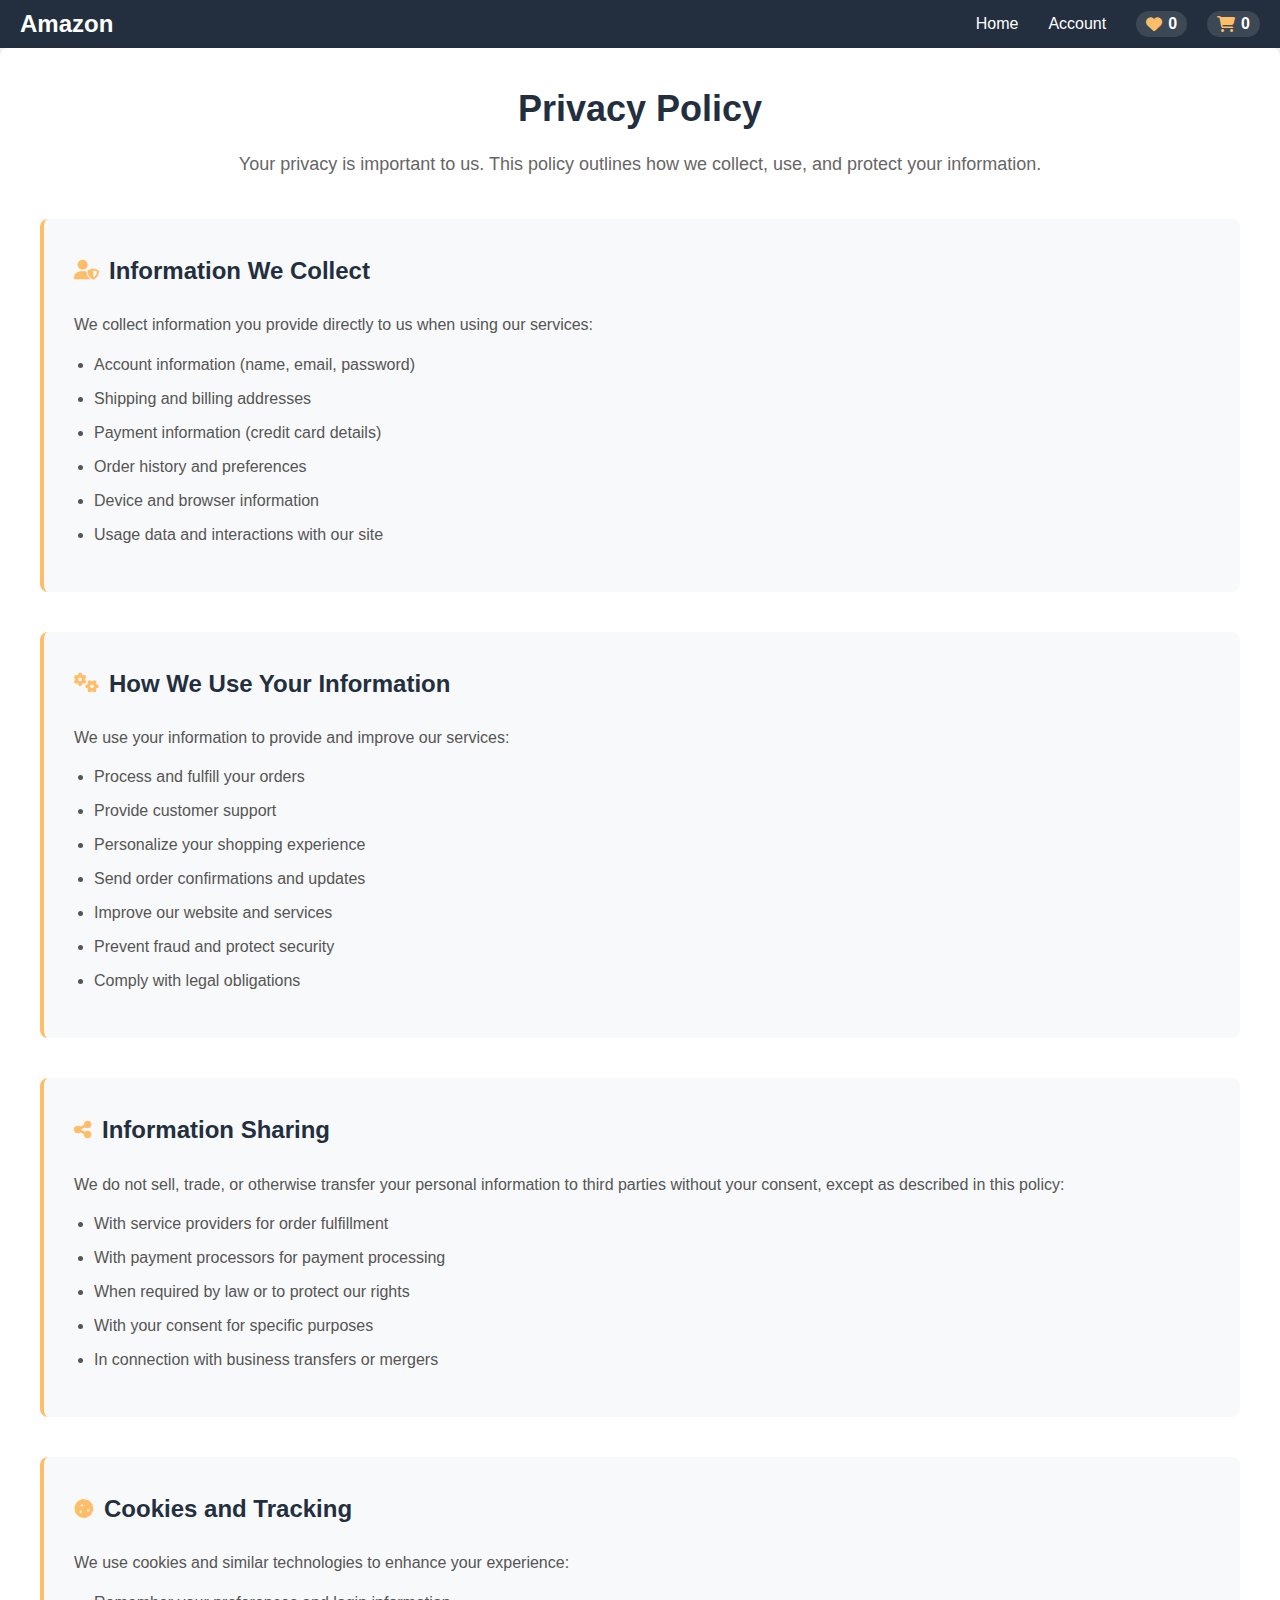
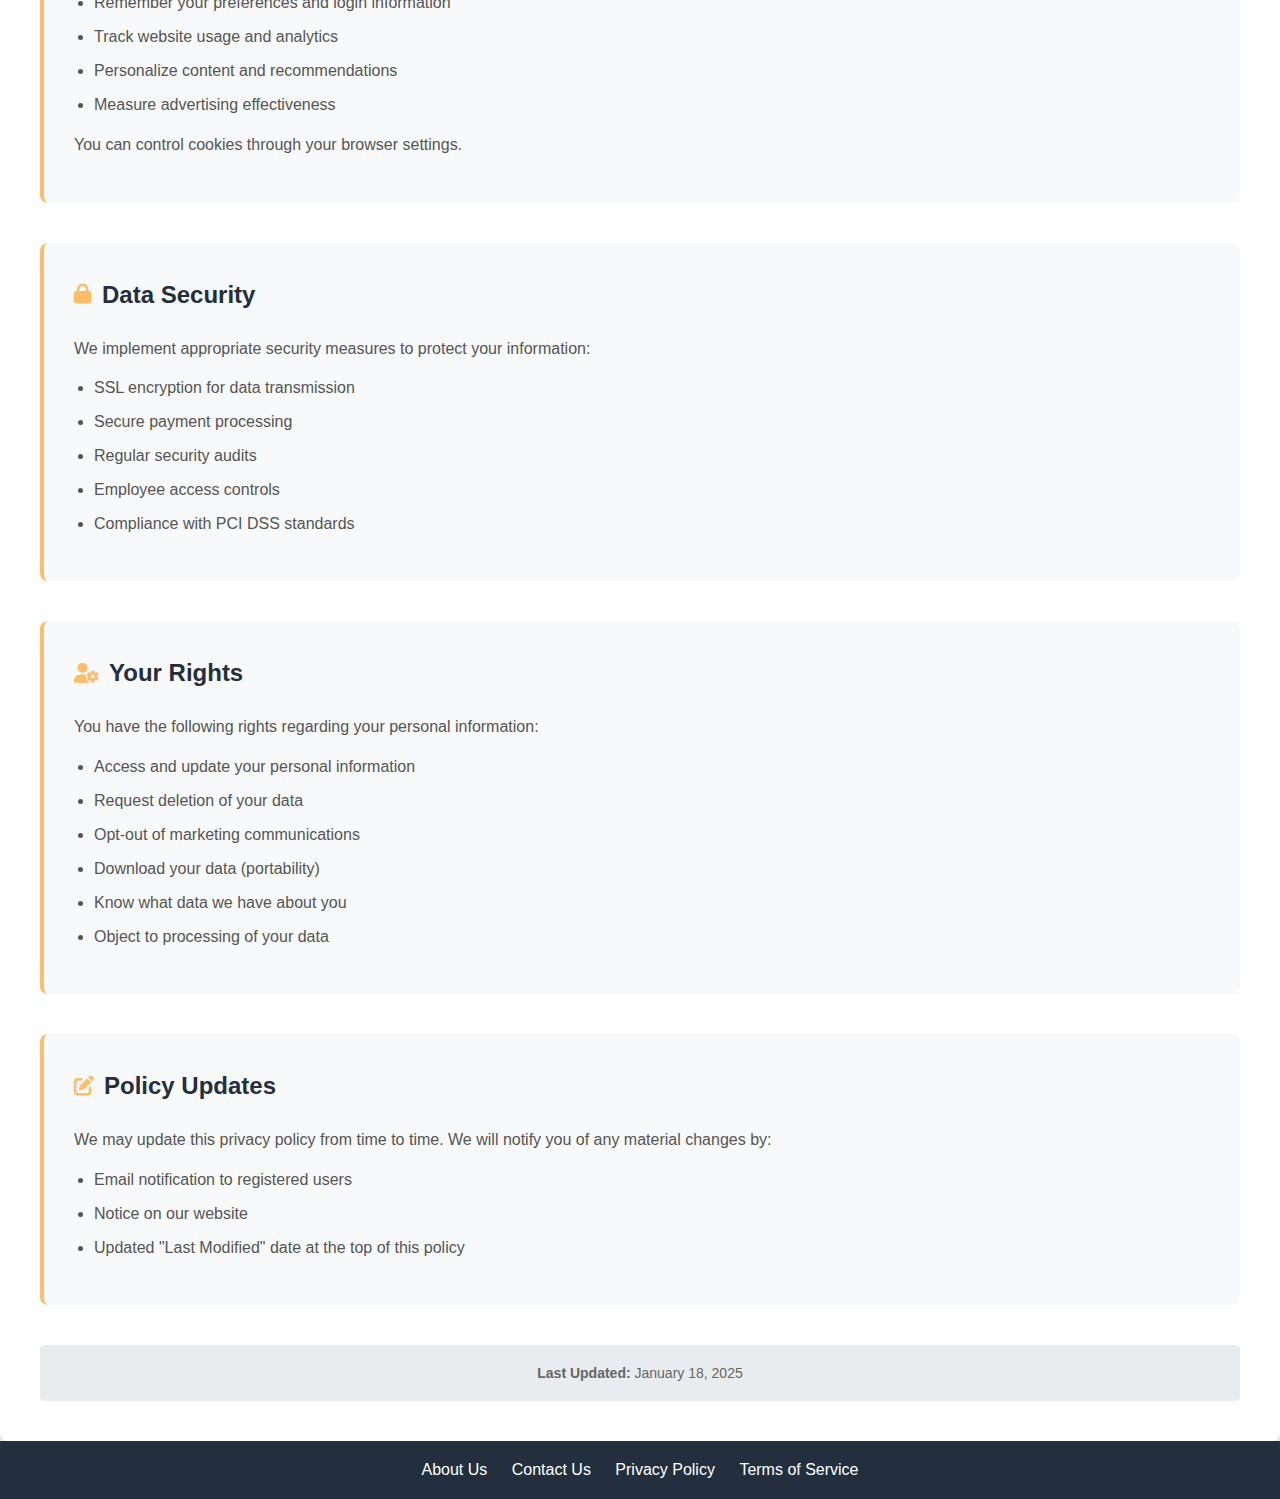
<file: policy.html>
<!DOCTYPE html>
<html lang="en">
<head>
  <meta charset="UTF-8">
  <meta name="viewport" content="width=device-width, initial-scale=1.0">
  <title>Privacy Policy - Amazon</title>
  <link rel="stylesheet" href="https://cdnjs.cloudflare.com/ajax/libs/font-awesome/6.4.2/css/all.min.css">
  <link rel="stylesheet" href="style.css">
  <style>
    .policy-container {
      max-width: 1200px;
      margin: 0 auto;
      background-color: #fff;
      padding: 40px;
      border-radius: 8px;
      box-shadow: 0 2px 4px rgba(0, 0, 0, 0.1);
    }

    .policy-header {
      text-align: center;
      margin-bottom: 40px;
    }

    .policy-header h1 {
      font-size: 36px;
      color: var(--primary-color);
      margin: 0 0 20px 0;
    }

    .policy-header p {
      font-size: 18px;
      color: #666;
      margin: 0;
      line-height: 1.6;
    }

    .policy-content {
      line-height: 1.8;
      color: #333;
    }

    .policy-section {
      margin-bottom: 40px;
      padding: 30px;
      background-color: #f8f9fa;
      border-radius: 8px;
      border-left: 4px solid var(--accent-color);
    }

    .policy-section h2 {
      color: var(--primary-color);
      margin: 0 0 20px 0;
      font-size: 24px;
      display: flex;
      align-items: center;
      gap: 10px;
    }

    .policy-section h2 i {
      color: var(--accent-color);
      font-size: 20px;
    }

    .policy-section p {
      margin: 0 0 15px 0;
      color: #555;
      line-height: 1.6;
    }

    .policy-section ul {
      margin: 15px 0;
      padding-left: 20px;
    }

    .policy-section li {
      margin: 10px 0;
      color: #555;
      line-height: 1.5;
    }

    .last-updated {
      text-align: center;
      margin-top: 40px;
      padding: 20px;
      background-color: #e9ecef;
      border-radius: 4px;
      color: #666;
      font-size: 14px;
    }
  </style>
</head>
<body>
  <div class="navbar">
    <div class="logo">Amazon</div>
    <div class="nav-links">
      <a href="./index.html">Home</a>
      <a href="./account.html">Account</a>
      <a href="./wishlist.html" class="wishlist-indicator">
        <i class="fas fa-heart"></i>
        <span id="wishlistCount">0</span>
      </a>
      <span class="cart-indicator" aria-label="Cart items">
        <i class="fas fa-shopping-cart"></i>
        <span id="cartCount">0</span>
      </span>
    </div>
  </div>

  <div class="policy-container">
    <div class="policy-header">
      <h1>Privacy Policy</h1>
      <p>Your privacy is important to us. This policy outlines how we collect, use, and protect your information.</p>
    </div>

    <div class="policy-content">
      <div class="policy-section">
        <h2><i class="fas fa-user-shield"></i> Information We Collect</h2>
        <p>We collect information you provide directly to us when using our services:</p>
        <ul>
          <li>Account information (name, email, password)</li>
          <li>Shipping and billing addresses</li>
          <li>Payment information (credit card details)</li>
          <li>Order history and preferences</li>
          <li>Device and browser information</li>
          <li>Usage data and interactions with our site</li>
        </ul>
      </div>

      <div class="policy-section">
        <h2><i class="fas fa-cogs"></i> How We Use Your Information</h2>
        <p>We use your information to provide and improve our services:</p>
        <ul>
          <li>Process and fulfill your orders</li>
          <li>Provide customer support</li>
          <li>Personalize your shopping experience</li>
          <li>Send order confirmations and updates</li>
          <li>Improve our website and services</li>
          <li>Prevent fraud and protect security</li>
          <li>Comply with legal obligations</li>
        </ul>
      </div>

      <div class="policy-section">
        <h2><i class="fas fa-share-alt"></i> Information Sharing</h2>
        <p>We do not sell, trade, or otherwise transfer your personal information to third parties without your consent, except as described in this policy:</p>
        <ul>
          <li>With service providers for order fulfillment</li>
          <li>With payment processors for payment processing</li>
          <li>When required by law or to protect our rights</li>
          <li>With your consent for specific purposes</li>
          <li>In connection with business transfers or mergers</li>
        </ul>
      </div>

      <div class="policy-section">
        <h2><i class="fas fa-cookie"></i> Cookies and Tracking</h2>
        <p>We use cookies and similar technologies to enhance your experience:</p>
        <ul>
          <li>Remember your preferences and login information</li>
          <li>Track website usage and analytics</li>
          <li>Personalize content and recommendations</li>
          <li>Measure advertising effectiveness</li>
        </ul>
        <p>You can control cookies through your browser settings.</p>
      </div>

      <div class="policy-section">
        <h2><i class="fas fa-lock"></i> Data Security</h2>
        <p>We implement appropriate security measures to protect your information:</p>
        <ul>
          <li>SSL encryption for data transmission</li>
          <li>Secure payment processing</li>
          <li>Regular security audits</li>
          <li>Employee access controls</li>
          <li>Compliance with PCI DSS standards</li>
        </ul>
      </div>

      <div class="policy-section">
        <h2><i class="fas fa-user-cog"></i> Your Rights</h2>
        <p>You have the following rights regarding your personal information:</p>
        <ul>
          <li>Access and update your personal information</li>
          <li>Request deletion of your data</li>
          <li>Opt-out of marketing communications</li>
          <li>Download your data (portability)</li>
          <li>Know what data we have about you</li>
          <li>Object to processing of your data</li>
        </ul>
      </div>

      <div class="policy-section">
        <h2><i class="fas fa-edit"></i> Policy Updates</h2>
        <p>We may update this privacy policy from time to time. We will notify you of any material changes by:</p>
        <ul>
          <li>Email notification to registered users</li>
          <li>Notice on our website</li>
          <li>Updated "Last Modified" date at the top of this policy</li>
        </ul>
      </div>
    </div>

    <div class="last-updated">
      <strong>Last Updated:</strong> January 18, 2025
    </div>
  </div>

  <div class="footer">
    <a href="./about.html">About Us</a>
    <a href="./contact.html">Contact Us</a>
    <a href="./policy.html">Privacy Policy</a>
    <a href="./service.html">Terms of Service</a>
  </div>

  <script src="./java.js"></script>
</body>
</html>
</file>
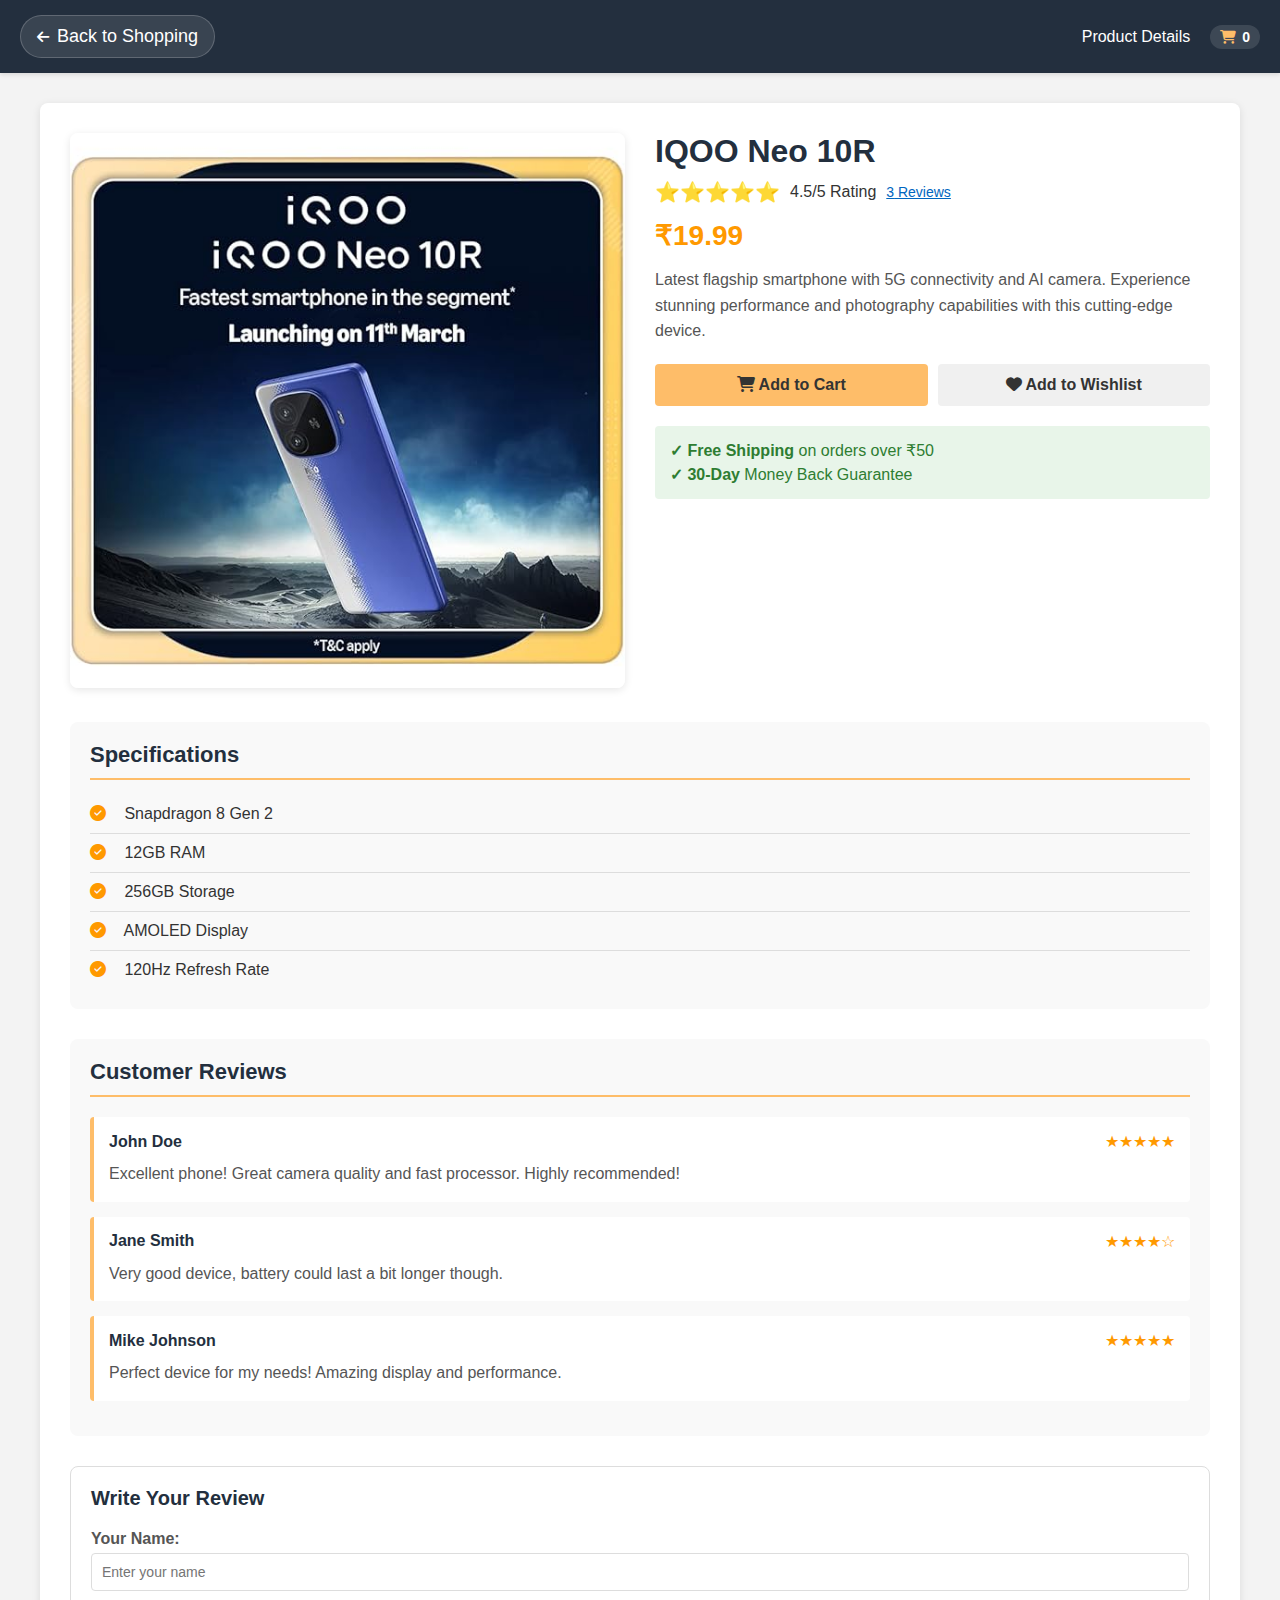
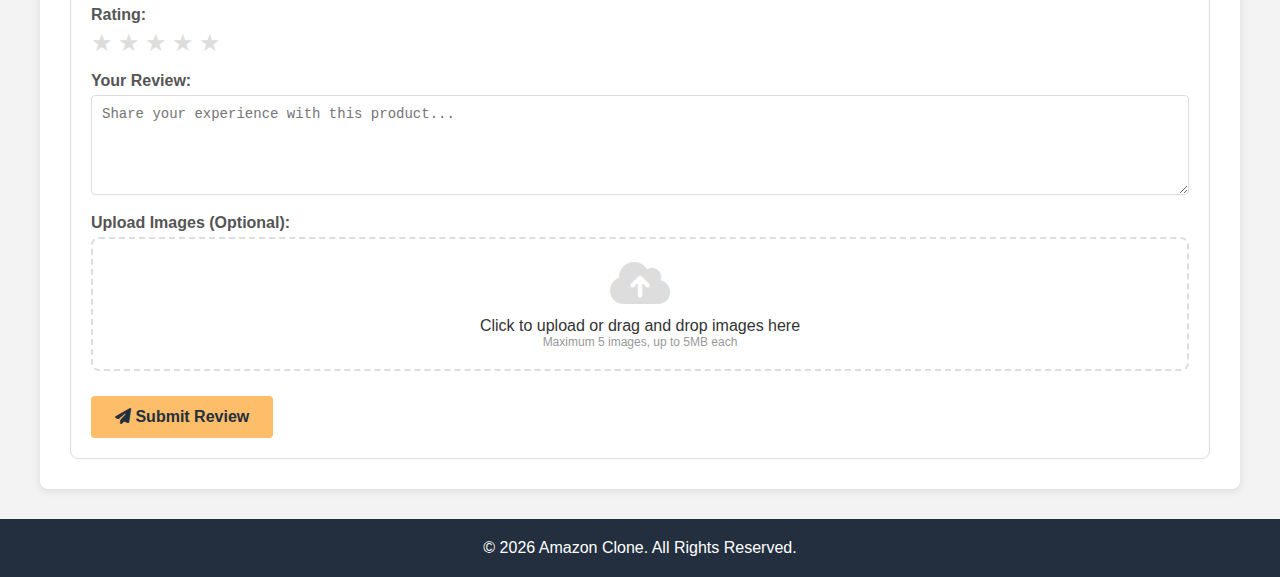
<file: product-details.html>
﻿<!DOCTYPE html>
<html lang="en">
<head>
  <meta charset="UTF-8">
  <meta name="viewport" content="width=device-width, initial-scale=1.0">
  <title>Product Details</title>
  <link rel="stylesheet" href="https://cdnjs.cloudflare.com/ajax/libs/font-awesome/6.4.2/css/all.min.css">
  <style>
    :root {
      --primary-color: #232f3e;
      --accent-color: #febd69;
      --dark-accent: #ff9900;
      --bg-color: #f3f3f3;
      --text-color: #333;
      --border-color: #ddd;
    }

    * {
      margin: 0;
      padding: 0;
      box-sizing: border-box;
    }

    body {
      font-family: Arial, sans-serif;
      background-color: var(--bg-color);
      color: var(--text-color);
    }

    .navbar {
      background-color: var(--primary-color);
      color: white;
      padding: 15px 20px;
      display: flex;
      justify-content: space-between;
      align-items: center;
      box-shadow: 0 2px 4px rgba(0,0,0,0.1);
    }

    .navbar .back-link {
      display: inline-flex;
      align-items: center;
      gap: 8px;
      color: white;
      text-decoration: none;
      padding: 10px 16px;
      background-color: rgba(255, 255, 255, 0.1);
      border-radius: 25px;
      font-weight: 500;
      transition: all 0.3s ease;
      border: 1px solid rgba(255, 255, 255, 0.2);
    }

    .navbar .back-link:hover {
      background-color: var(--accent-color);
      color: var(--primary-color);
      transform: translateX(-3px);
      border-color: var(--accent-color);
    }

    .navbar .back-link i {
      font-size: 14px;
    }

    .navbar .nav-right {
      display: flex;
      align-items: center;
      gap: 20px;
      color: white;
      font-size: 16px;
      font-weight: 500;
    }

    .navbar a {
      color: white;
      text-decoration: none;
      font-size: 18px;
      cursor: pointer;
      transition: color 0.3s;
    }

    .navbar a:hover {
      color: var(--accent-color);
    }

    .nav-right {
      display: flex;
      align-items: center;
      gap: 16px;
      font-size: 16px;
    }

    .cart-indicator {
      display: inline-flex;
      align-items: center;
      gap: 6px;
      background-color: rgba(255, 255, 255, 0.12);
      padding: 4px 10px;
      border-radius: 999px;
      font-size: 14px;
      font-weight: bold;
    }

    .cart-indicator i {
      color: var(--accent-color);
    }

    .container {
      max-width: 1200px;
      margin: 30px auto;
      background-color: white;
      padding: 30px;
      border-radius: 8px;
      box-shadow: 0 2px 8px rgba(0, 0, 0, 0.1);
    }

    .product-header {
      display: grid;
      grid-template-columns: 1fr 1fr;
      gap: 30px;
      margin-bottom: 30px;
    }

    .product-image {
      text-align: center;
    }

    .product-image img {
      max-width: 100%;
      height: auto;
      border-radius: 8px;
      box-shadow: 0 2px 8px rgba(0, 0, 0, 0.1);
    }

    .product-info h1 {
      font-size: 32px;
      margin-bottom: 10px;
      color: var(--primary-color);
    }

    .product-rating {
      display: flex;
      align-items: center;
      gap: 10px;
      margin-bottom: 15px;
    }

    .product-rating .stars {
      color: #ff9900;
      font-size: 20px;
    }

    .product-rating .reviews-count {
      color: #0066c0;
      text-decoration: underline;
      cursor: pointer;
      font-size: 14px;
    }

    .product-price {
      font-size: 28px;
      color: var(--dark-accent);
      font-weight: bold;
      margin: 15px 0;
    }

    .product-description {
      color: #555;
      line-height: 1.6;
      margin: 15px 0;
    }

    .product-actions {
      display: flex;
      gap: 10px;
      margin: 20px 0;
    }

    .product-actions button {
      padding: 12px 24px;
      border: none;
      border-radius: 4px;
      cursor: pointer;
      font-size: 16px;
      font-weight: bold;
      transition: background-color 0.3s;
    }

    .btn-cart {
      background-color: var(--accent-color);
      color: #333;
      flex: 1;
    }

    .btn-cart:hover {
      background-color: var(--dark-accent);
    }

    .btn-wishlist {
      background-color: #f0f0f0;
      color: #333;
      border: 1px solid var(--border-color);
      flex: 1;
    }

    .btn-wishlist:hover {
      background-color: #e0e0e0;
    }

    .specifications {
      margin: 30px 0;
      padding: 20px;
      background-color: #f9f9f9;
      border-radius: 8px;
    }

    .specifications h2 {
      font-size: 22px;
      margin-bottom: 15px;
      color: var(--primary-color);
      border-bottom: 2px solid var(--accent-color);
      padding-bottom: 10px;
    }

    .spec-list {
      list-style: none;
    }

    .spec-list li {
      padding: 10px 0;
      border-bottom: 1px solid var(--border-color);
    }

    .spec-list li:last-child {
      border-bottom: none;
    }

    .spec-list i {
      color: var(--dark-accent);
      margin-right: 10px;
      width: 20px;
    }

    .reviews-section {
      margin: 30px 0;
      padding: 20px;
      background-color: #f9f9f9;
      border-radius: 8px;
    }

    .reviews-section h2 {
      font-size: 22px;
      margin-bottom: 20px;
      color: var(--primary-color);
      border-bottom: 2px solid var(--accent-color);
      padding-bottom: 10px;
    }

    .review-item {
      background-color: white;
      padding: 15px;
      margin-bottom: 15px;
      border-radius: 4px;
      border-left: 4px solid var(--accent-color);
    }

    .review-header {
      display: flex;
      justify-content: space-between;
      align-items: center;
      margin-bottom: 10px;
    }

    .review-author {
      font-weight: bold;
      color: var(--primary-color);
    }

    .review-rating {
      color: #ff9900;
    }

    .review-text {
      color: #555;
      line-height: 1.6;
    }

    .no-reviews {
      color: #999;
      text-align: center;
      padding: 20px;
    }

    .review-form {
      background-color: white;
      padding: 20px;
      border-radius: 8px;
      margin-top: 20px;
      border: 1px solid #ddd;
    }

    .review-form h3 {
      margin: 0 0 20px 0;
      color: var(--primary-color);
      font-size: 20px;
    }

    .form-group {
      margin-bottom: 15px;
    }

    .form-group label {
      display: block;
      margin-bottom: 5px;
      font-weight: bold;
      color: #555;
    }

    .form-group input,
    .form-group textarea,
    .form-group select {
      width: 100%;
      padding: 10px;
      border: 1px solid #ddd;
      border-radius: 4px;
      font-size: 14px;
      box-sizing: border-box;
    }

    .form-group textarea {
      resize: vertical;
      min-height: 100px;
    }

    .star-rating {
      display: flex;
      gap: 5px;
      font-size: 24px;
    }

    .star-rating .star {
      cursor: pointer;
      color: #ddd;
      transition: color 0.2s ease;
    }

    .star-rating .star:hover,
    .star-rating .star.active {
      color: #ff9900;
    }

    .image-upload {
      border: 2px dashed #ddd;
      border-radius: 8px;
      padding: 20px;
      text-align: center;
      cursor: pointer;
      transition: border-color 0.3s ease;
    }

    .image-upload:hover {
      border-color: var(--accent-color);
    }

    .image-upload.dragover {
      border-color: var(--accent-color);
      background-color: #f8f9fa;
    }

    .image-preview {
      display: flex;
      gap: 10px;
      margin-top: 10px;
      flex-wrap: wrap;
    }

    .image-preview-item {
      position: relative;
      width: 100px;
      height: 100px;
      border-radius: 4px;
      overflow: hidden;
      border: 1px solid #ddd;
    }

    .image-preview-item img {
      width: 100%;
      height: 100%;
      object-fit: cover;
    }

    .image-preview-item .remove-image {
      position: absolute;
      top: 5px;
      right: 5px;
      background-color: rgba(255, 255, 255, 0.9);
      border: none;
      border-radius: 50%;
      width: 20px;
      height: 20px;
      cursor: pointer;
      display: flex;
      align-items: center;
      justify-content: center;
      font-size: 12px;
      color: #dc3545;
    }

    .submit-review-btn {
      background-color: var(--accent-color);
      color: var(--primary-color);
      border: none;
      padding: 12px 24px;
      border-radius: 4px;
      cursor: pointer;
      font-size: 16px;
      font-weight: bold;
      transition: background-color 0.3s ease;
    }

    .submit-review-btn:hover {
      background-color: var(--dark-accent);
      color: white;
    }

    .submit-review-btn:disabled {
      background-color: #ccc;
      cursor: not-allowed;
    }

    .footer {
      background-color: var(--primary-color);
      color: white;
      padding: 20px;
      text-align: center;
      margin-top: 30px;
    }

    @media (max-width: 768px) {
      .product-header {
        grid-template-columns: 1fr;
      }

      .product-actions {
        flex-direction: column;
      }
    }
  </style>
</head>
<body>
  <div class="navbar">
    <a href="index.html" class="back-link">
      <i class="fas fa-arrow-left"></i>
      Back to Shopping
    </a>
    <div class="nav-right">
      <span>Product Details</span>
      <span class="cart-indicator" aria-label="Cart items">
        <i class="fas fa-shopping-cart"></i>
        <span id="cartCount">0</span>
      </span>
    </div>
  </div>

  <div class="container">
    <div class="product-header">
      <div class="product-image">
        <img id="productImage" src="" alt="Product Image">
      </div>

      <div class="product-info">
        <h1 id="productName"></h1>
        
        <div class="product-rating">
          <span class="stars" id="productStars"></span>
          <span id="productRating"></span>
          <span class="reviews-count" onclick="document.getElementById('reviewsSection').scrollIntoView({behavior: 'smooth'})">
            <span id="reviewCount">0</span> Reviews
          </span>
        </div>

        <div class="product-price" id="productPrice"></div>

        <p class="product-description" id="productDescription"></p>

        <div class="product-actions">
          <button class="btn-cart" onclick="addToCart()">
            <i class="fas fa-shopping-cart"></i> Add to Cart
          </button>
          <button class="btn-wishlist" onclick="addToWishlist()">
            <i class="fas fa-heart"></i> Add to Wishlist
          </button>
        </div>

        <div style="background-color: #e8f5e9; padding: 15px; border-radius: 4px; margin-top: 15px;">
          <p style="margin: 0; color: #2e7d32;"><strong>✓ Free Shipping</strong> on orders over ₹50</p>
          <p style="margin: 5px 0 0 0; color: #2e7d32;"><strong>✓ 30-Day</strong> Money Back Guarantee</p>
        </div>
      </div>
    </div>

    <div class="specifications">
      <h2>Specifications</h2>
      <ul class="spec-list" id="specsList"></ul>
    </div>

    <div class="reviews-section" id="reviewsSection">
      <h2>Customer Reviews</h2>
      <div id="reviewsList"></div>
    </div>

    <!-- Review Form -->
    <div class="review-form">
      <h3>Write Your Review</h3>
      <form id="reviewForm" onsubmit="submitReview(event)">
        <div class="form-group">
          <label for="reviewName">Your Name:</label>
          <input type="text" id="reviewName" required placeholder="Enter your name">
        </div>

        <div class="form-group">
          <label>Rating:</label>
          <div class="star-rating" id="starRating">
            <span class="star" data-rating="1">★</span>
            <span class="star" data-rating="2">★</span>
            <span class="star" data-rating="3">★</span>
            <span class="star" data-rating="4">★</span>
            <span class="star" data-rating="5">★</span>
          </div>
        </div>

        <div class="form-group">
          <label for="reviewText">Your Review:</label>
          <textarea id="reviewText" required placeholder="Share your experience with this product..."></textarea>
        </div>

        <div class="form-group">
          <label>Upload Images (Optional):</label>
          <div class="image-upload" id="imageUpload">
            <i class="fas fa-cloud-upload-alt" style="font-size: 48px; color: #ddd; margin-bottom: 10px;"></i>
            <p>Click to upload or drag and drop images here</p>
            <p style="font-size: 12px; color: #999;">Maximum 5 images, up to 5MB each</p>
            <input type="file" id="imageInput" multiple accept="image/*" style="display: none;">
          </div>
          <div class="image-preview" id="imagePreview"></div>
        </div>

        <button type="submit" class="submit-review-btn" id="submitReviewBtn">
          <i class="fas fa-paper-plane"></i> Submit Review
        </button>
      </form>
    </div>
  </div>

  <div class="footer">
    <p>&copy; 2026 Amazon Clone. All Rights Reserved.</p>
  </div>

  <script>
    // Product Database
    const productDatabase = {
      1: { id: 1, name: 'IQOO Neo 10R', price: 19.99, image: './assets/phone.jpg', rating: 4.5, description: 'Latest flagship smartphone with 5G connectivity and AI camera. Experience stunning performance and photography capabilities with this cutting-edge device.', specs: ['Snapdragon 8 Gen 2', '12GB RAM', '256GB Storage', 'AMOLED Display', '120Hz Refresh Rate'] },
      2: { id: 2, name: 'Gaming Laptop', price: 29.99, image: './assets/laptop.jfif', rating: 4.8, description: 'Powerful gaming laptop with RTX 4060 graphics card. Perfect for gaming, streaming, and creative work.', specs: ['Intel i7-13th Gen', 'RTX 4060', '16GB RAM', '512GB SSD', '144Hz Display'] },
      3: { id: 3, name: 'Wireless Airpods', price: 39.99, image: './assets/airdropes.jpg', rating: 4.6, description: 'Premium wireless earbuds with active noise cancellation and spatial audio. Enjoy crystal-clear sound anywhere.', specs: ['Active Noise Cancellation', '6-hour Battery', 'Wireless Charging Case', 'IPX4 Water Resistant', 'Spatial Audio'] },
      4: { id: 4, name: '4K Camera', price: 49.99, image: './assets/camera.jpg', rating: 4.7, description: 'Professional 4K camera for content creators and photographers. Capture moments in breathtaking clarity.', specs: ['4K @ 60fps', '20MP Sensor', 'Image Stabilization', 'WiFi Enabled', 'Touchscreen LCD'] },
      5: { id: 5, name: 'Bluetooth Speaker', price: 39.99, image: './assets/sound.jpg', rating: 4.4, description: 'Portable speaker with 360° surround sound and powerful bass. Take your music anywhere.', specs: ['360° Sound', '12-hour Battery', 'Waterproof (IPX7)', 'Bluetooth 5.0', 'Built-in Microphone'] },
      6: { id: 6, name: 'Smartwatch Pro', price: 39.99, image: './assets/watch.jpg', rating: 4.5, description: 'Advanced smartwatch with comprehensive health tracking. Stay connected and monitor your wellness.', specs: ['Heart Rate Monitor', 'Sleep Tracking', '7-day Battery', 'Water Resistant', '50+ Watch Faces'] },
      7: { id: 7, name: 'Tablet Max', price: 44.99, image: './assets/laptop.jfif', rating: 4.7, description: 'Large screen tablet perfect for multimedia, gaming, and productivity. Experience immersive content.', specs: ['10.5" Display', '128GB Storage', '8GB RAM', '8MP Camera', 'All-day Battery'] },
      8: { id: 8, name: 'USB-C Hub', price: 24.99, image: './assets/phone.jpg', rating: 4.3, description: 'Multi-port USB-C hub for all your connectivity needs. Expand your device capabilities.', specs: ['7 USB Ports', 'Aluminum Design', 'Fast Data Transfer', 'Compact Form Factor', 'Universal Compatible'] },
      9: { id: 9, name: 'Mechanical Keyboard', price: 34.99, image: './assets/watch.jpg', rating: 4.6, description: 'RGB mechanical gaming keyboard with tactile switches. Responsive and durable for gaming and typing.', specs: ['RGB Backlight', 'Mechanical Switches', '104 Keys', 'Programmable Keys', 'USB Wired'] },
      10: { id: 10, name: 'Wireless Mouse', price: 19.99, image: './assets/camera.jpg', rating: 4.2, description: 'Wireless mouse with precision tracking and long battery life. Comfortable for extended use.', specs: ['2.4GHz Wireless', '3200 DPI', 'Long Battery Life', 'Ergonomic Design', '6 Programmable Buttons'] },
      11: { id: 11, name: 'Webcam HD', price: 29.99, image: './assets/sound.jpg', rating: 4.5, description: '1080p HD webcam perfect for streaming and video calls. Crystal-clear video quality.', specs: ['1080p @ 30fps', 'Auto Focus', 'Wide Angle Lens', 'Built-in Microphone', 'USB Plug & Play'] },
      12: { id: 12, name: 'Phone Stand', price: 14.99, image: './assets/phone.jpg', rating: 4.1, description: 'Universal phone stand for desk and table. Adjustable and stable support for all phone sizes.', specs: ['Adjustable Angle', 'Non-Slip Base', 'Aluminum Build', 'Fits All Sizes', 'Portable Design'] }
    };

    const reviewsDatabase = {
      1: [
        { author: 'John Doe', rating: 5, text: 'Excellent phone! Great camera quality and fast processor. Highly recommended!' },
        { author: 'Jane Smith', rating: 4, text: 'Very good device, battery could last a bit longer though.' },
        { author: 'Mike Johnson', rating: 5, text: 'Perfect device for my needs! Amazing display and performance.' }
      ],
      2: [
        { author: 'Alex Turner', rating: 5, text: 'Amazing gaming performance! Runs all games on max settings.' },
        { author: 'Sara Connor', rating: 5, text: 'Best laptop I have ever owned. Great value for money.' },
        { author: 'Tom Hardy', rating: 4, text: 'Good performance but runs a bit hot under load.' }
      ],
      3: [
        { author: 'Emma Watson', rating: 5, text: 'Sound quality is absolutely incredible. Noise cancellation works great.' },
        { author: 'Chris Evans', rating: 4, text: 'Good noise cancellation and comfortable to wear for hours.' }
      ],
      4: [
        { author: 'Diana Prince', rating: 5, text: 'Professional quality at a reasonable price. Highly satisfied!' }
      ],
      5: [
        { author: 'Bruce Wayne', rating: 5, text: 'Powerful sound and great build quality. Worth every penny.' }
      ],
      6: [
        { author: 'Peter Parker', rating: 4, text: 'Good smartwatch with useful features. Battery could be better.' }
      ],
      7: [
        { author: 'Tony Stark', rating: 5, text: 'Amazing screen and performance. Perfect for all my needs.' }
      ],
      8: [
        { author: 'Natasha Romp', rating: 4, text: 'Solid hub with good build quality. Does what it should.' }
      ],
      9: [
        { author: 'Steve Roger', rating: 5, text: 'Mechanical switches feel great. RGB looks awesome.' }
      ],
      10: [
        { author: 'Wanda Max', rating: 4, text: 'Good wireless range and accurate tracking. Very comfortable.' }
      ],
      11: [
        { author: 'Vision Quest', rating: 5, text: 'Clear video quality and reliable performance.' }
      ],
      12: [
        { author: 'Thor Odin', rating: 4, text: 'Sturdy and adjustable. Works well for all phones.' }
      ]
    };

    const CART_STORAGE_KEY = 'amazon_cart_items';

    function loadCart() {
      const storedCart = localStorage.getItem(CART_STORAGE_KEY);
      if (!storedCart) {
        return [];
      }

      try {
        const parsedCart = JSON.parse(storedCart);
        return Array.isArray(parsedCart) ? parsedCart : [];
      } catch (error) {
        console.warn('Invalid cart data. Resetting cart.');
        return [];
      }
    }

    function saveCart(cart) {
      localStorage.setItem(CART_STORAGE_KEY, JSON.stringify(cart));
    }

    function updateCartCount() {
      const cartCountEl = document.getElementById('cartCount');
      if (!cartCountEl) {
        return;
      }

      const cart = loadCart();
      const totalCount = cart.reduce((total, item) => total + item.quantity, 0);
      cartCountEl.textContent = totalCount;
    }

    function getProductIdFromURL() {
      const params = new URLSearchParams(window.location.search);
      return parseInt(params.get('id')) || 1;
    }

    function renderProduct() {
      const productId = getProductIdFromURL();
      const product = productDatabase[productId];
      const reviews = reviewsDatabase[productId] || [];

      if (!product) {
        document.body.innerHTML = '<h1 style="text-align: center; margin-top: 50px;">Product not found</h1>';
        return;
      }

      // Set product details
      document.getElementById('productName').textContent = product.name;
      document.getElementById('productImage').src = product.image;
      document.getElementById('productImage').alt = product.name;
      document.getElementById('productPrice').textContent = `₹${product.price}`;
      document.getElementById('productDescription').textContent = product.description;
      document.getElementById('productRating').textContent = `${product.rating}/5 Rating`;
      
      // Generate stars
      const stars = '⭐'.repeat(Math.round(product.rating));
      document.getElementById('productStars').textContent = stars;
      document.getElementById('reviewCount').textContent = reviews.length;

      // Render specifications
      const specsList = document.getElementById('specsList');
      specsList.innerHTML = product.specs.map(spec => 
        `<li><i class="fas fa-check-circle"></i> ${spec}</li>`
      ).join('');

      // Render reviews
      const reviewsList = document.getElementById('reviewsList');
      if (reviews.length === 0) {
        reviewsList.innerHTML = '<p class="no-reviews">No reviews yet. Be the first to review this product!</p>';
      } else {
        reviewsList.innerHTML = reviews.map(review => `
          <div class="review-item">
            <div class="review-header">
              <span class="review-author">${review.author}</span>
              <span class="review-rating">${'★'.repeat(review.rating)}${'☆'.repeat(5 - review.rating)}</span>
            </div>
            <p class="review-text">${review.text}</p>
          </div>
        `).join('');
      }
    }

    function addToCart() {
      const productId = getProductIdFromURL();
      const product = productDatabase[productId];
      if (!product) {
        return;
      }

      const cart = loadCart();
      const existingItem = cart.find(cartItem => cartItem.id === productId);
      if (existingItem) {
        existingItem.quantity += 1;
      } else {
        cart.push({
          id: product.id,
          name: product.name,
          price: product.price,
          image: product.image,
          quantity: 1
        });
      }

      saveCart(cart);
      updateCartCount();

      const button = document.querySelector('.btn-cart');
      if (!button) {
        alert(`${product.name} added to cart.`);
        return;
      }

      const originalText = button.textContent;
      button.textContent = 'Added to Cart';
      button.style.backgroundColor = '#28a745';
      button.disabled = true;

      setTimeout(() => {
        button.textContent = originalText;
        button.style.backgroundColor = '';
        button.disabled = false;
      }, 2000);
    }

    function addToWishlist() {
      const productId = getProductIdFromURL();
      const product = productDatabase[productId];
      if (!product) {
        return;
      }
      alert(`${product.name} added to wishlist.`);
    }

    // Review Form Functionality
    let selectedRating = 0;
    let uploadedImages = [];

    function initializeReviewForm() {
      const stars = document.querySelectorAll('.star-rating .star');
      const imageUpload = document.getElementById('imageUpload');
      const imageInput = document.getElementById('imageInput');

      // Star rating functionality
      stars.forEach(star => {
        star.addEventListener('click', () => {
          selectedRating = parseInt(star.dataset.rating);
          updateStarDisplay(selectedRating);
        });

        star.addEventListener('mouseenter', () => {
          const hoverRating = parseInt(star.dataset.rating);
          updateStarDisplay(hoverRating);
        });
      });

      document.getElementById('starRating').addEventListener('mouseleave', () => {
        updateStarDisplay(selectedRating);
      });

      // Image upload functionality
      imageUpload.addEventListener('click', () => {
        imageInput.click();
      });

      imageUpload.addEventListener('dragover', (e) => {
        e.preventDefault();
        imageUpload.classList.add('dragover');
      });

      imageUpload.addEventListener('dragleave', () => {
        imageUpload.classList.remove('dragover');
      });

      imageUpload.addEventListener('drop', (e) => {
        e.preventDefault();
        imageUpload.classList.remove('dragover');
        handleImageUpload(e.dataTransfer.files);
      });

      imageInput.addEventListener('change', (e) => {
        handleImageUpload(e.target.files);
      });
    }

    function updateStarDisplay(rating) {
      const stars = document.querySelectorAll('.star-rating .star');
      stars.forEach((star, index) => {
        if (index < rating) {
          star.classList.add('active');
        } else {
          star.classList.remove('active');
        }
      });
    }

    function handleImageUpload(files) {
      const maxImages = 5;
      const maxSize = 5 * 1024 * 1024; // 5MB

      if (uploadedImages.length >= maxImages) {
        alert('Maximum 5 images allowed');
        return;
      }

      Array.from(files).forEach(file => {
        if (uploadedImages.length >= maxImages) return;

        if (!file.type.startsWith('image/')) {
          alert('Only image files are allowed');
          return;
        }

        if (file.size > maxSize) {
          alert('Maximum file size is 5MB');
          return;
        }

        const reader = new FileReader();
        reader.onload = (e) => {
          const imageData = {
            name: file.name,
            url: e.target.result,
            size: file.size
          };
          uploadedImages.push(imageData);
          renderImagePreview();
        };
        reader.readAsDataURL(file);
      });
    }

    function renderImagePreview() {
      const previewContainer = document.getElementById('imagePreview');
      previewContainer.innerHTML = '';

      uploadedImages.forEach((image, index) => {
        const previewItem = document.createElement('div');
        previewItem.className = 'image-preview-item';
        previewItem.innerHTML = `
          <img src="${image.url}" alt="${image.name}">
          <button type="button" class="remove-image" onclick="removeImage(${index})">×</button>
        `;
        previewContainer.appendChild(previewItem);
      });
    }

    function removeImage(index) {
      uploadedImages.splice(index, 1);
      renderImagePreview();
    }

    function submitReview(event) {
      event.preventDefault();

      const name = document.getElementById('reviewName').value.trim();
      const text = document.getElementById('reviewText').value.trim();

      if (!name || !text || selectedRating === 0) {
        alert('Please fill in all required fields and select a rating');
        return;
      }

      const productId = getProductIdFromURL();
      const product = productDatabase[productId];

      if (!product) {
        alert('Product not found');
        return;
      }

      // Create new review
      const newReview = {
        author: name,
        rating: selectedRating,
        text: text,
        images: uploadedImages.map(img => img.url),
        date: new Date().toISOString()
      };

      // Add to reviews database (in real app, this would be sent to server)
      if (!reviewsDatabase[productId]) {
        reviewsDatabase[productId] = [];
      }
      reviewsDatabase[productId].unshift(newReview);

      // Clear form
      document.getElementById('reviewForm').reset();
      selectedRating = 0;
      uploadedImages = [];
      updateStarDisplay(0);
      renderImagePreview();

      // Re-render reviews
      renderProduct();

      // Show success message
      const submitBtn = document.getElementById('submitReviewBtn');
      const originalText = submitBtn.innerHTML;
      submitBtn.innerHTML = '<i class="fas fa-check"></i> Review Submitted!';
      submitBtn.disabled = true;

      setTimeout(() => {
        submitBtn.innerHTML = originalText;
        submitBtn.disabled = false;
      }, 3000);

      alert('Thank you! Your review has been submitted successfully.');
    }

    document.addEventListener('DOMContentLoaded', () => {
      renderProduct();
      updateCartCount();
      initializeReviewForm();
    });
  </script>
</body>
</html>
</file>
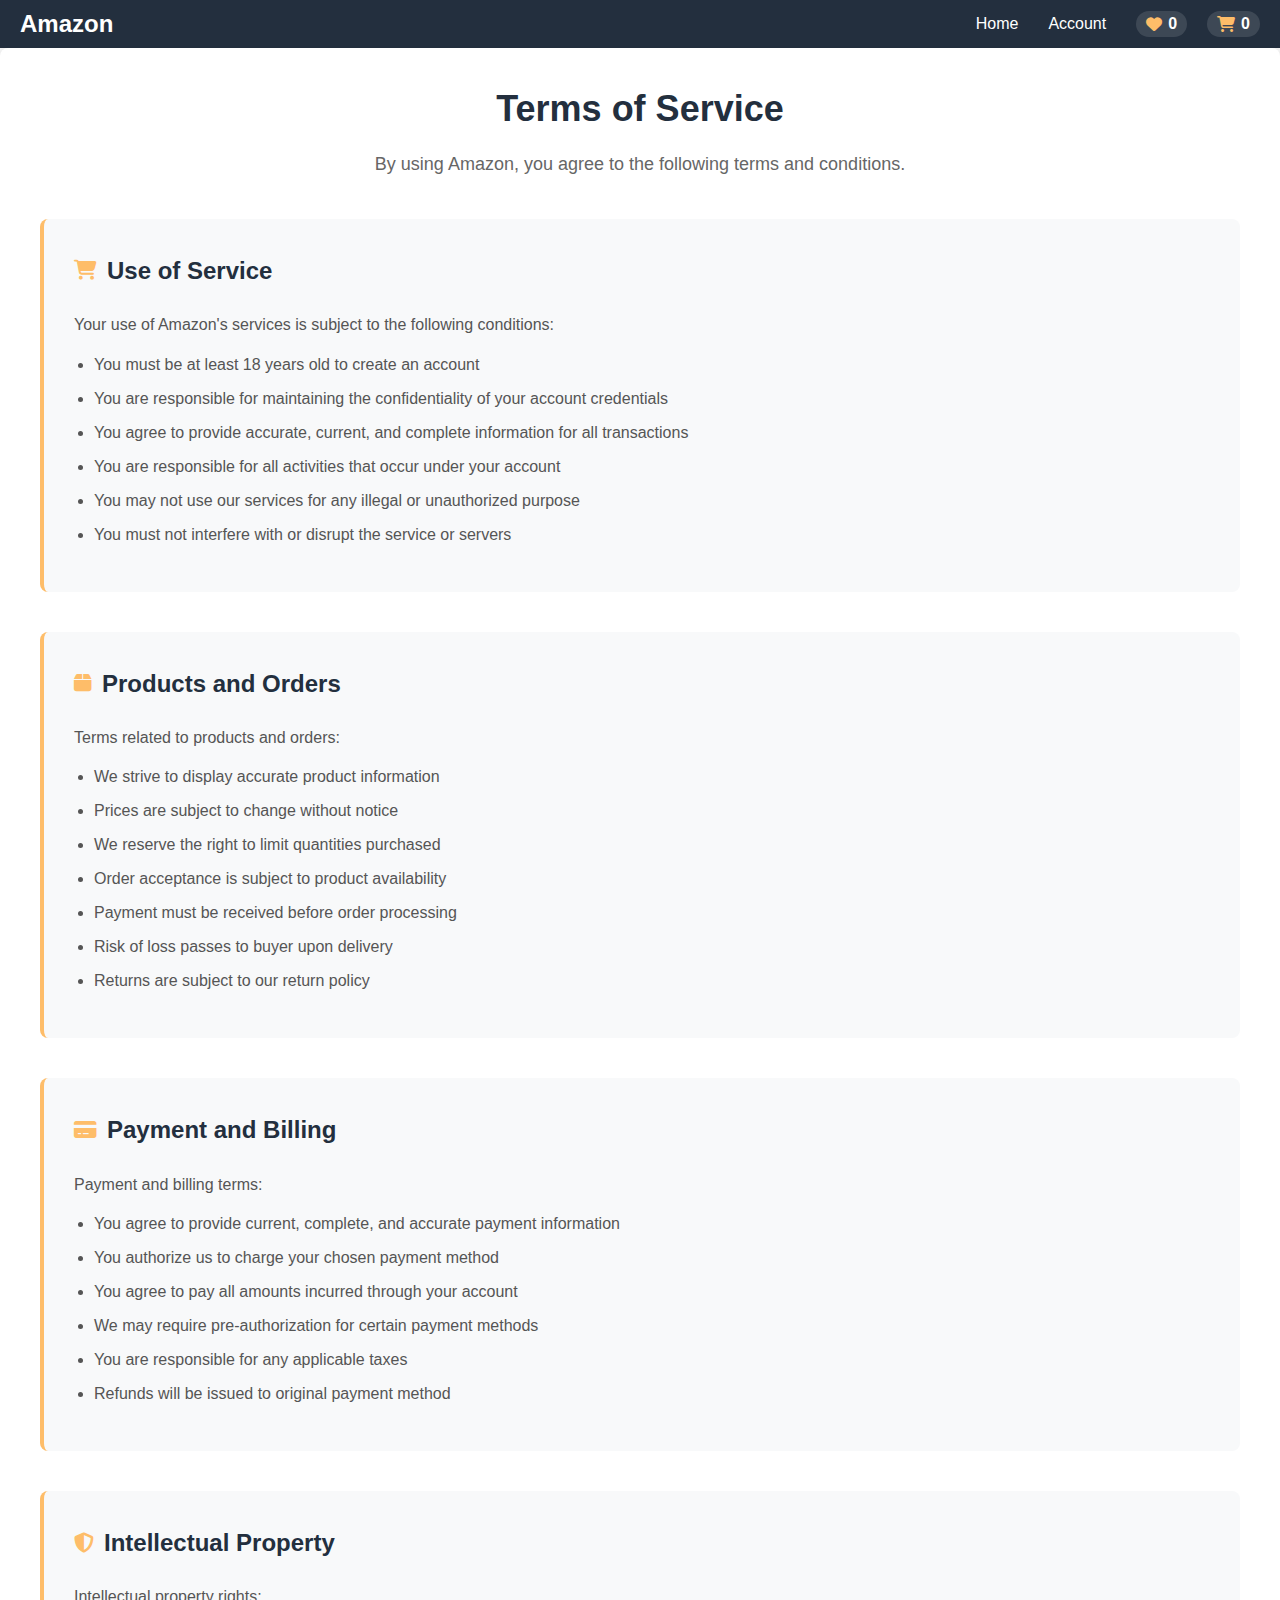
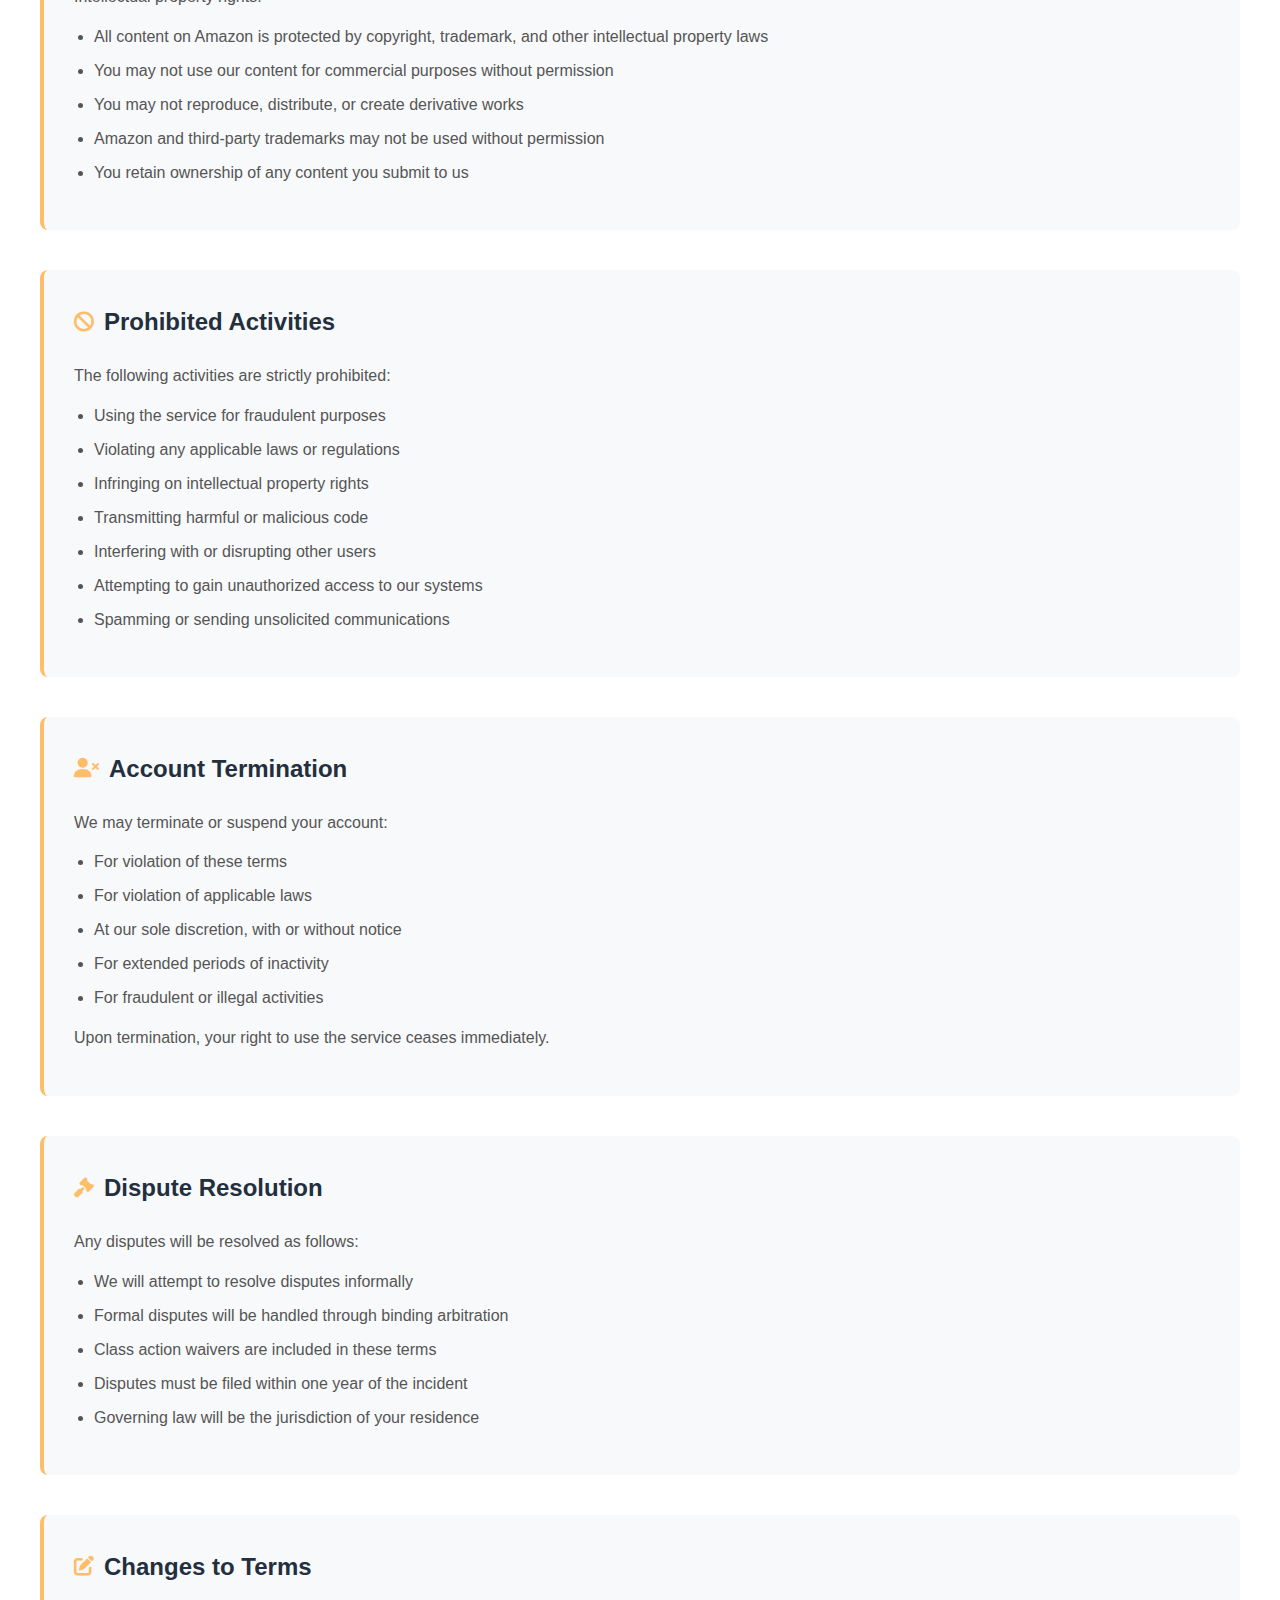
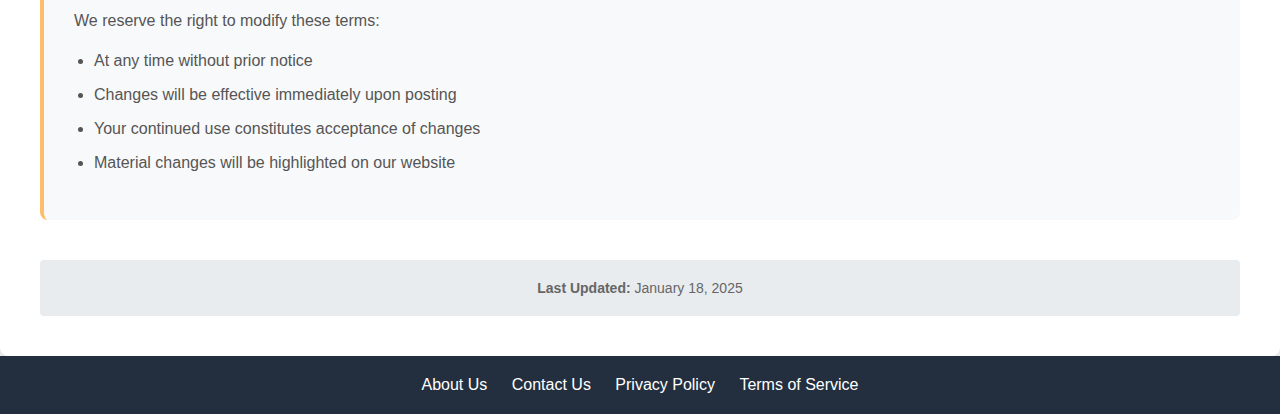
<file: service.html>
<!DOCTYPE html>
<html lang="en">
<head>
  <meta charset="UTF-8">
  <meta name="viewport" content="width=device-width, initial-scale=1.0">
  <title>Terms of Service - Amazon</title>
  <link rel="stylesheet" href="https://cdnjs.cloudflare.com/ajax/libs/font-awesome/6.4.2/css/all.min.css">
  <link rel="stylesheet" href="style.css">
  <style>
    .service-container {
      max-width: 1200px;
      margin: 0 auto;
      background-color: #fff;
      padding: 40px;
      border-radius: 8px;
      box-shadow: 0 2px 4px rgba(0, 0, 0, 0.1);
    }

    .service-header {
      text-align: center;
      margin-bottom: 40px;
    }

    .service-header h1 {
      font-size: 36px;
      color: var(--primary-color);
      margin: 0 0 20px 0;
    }

    .service-header p {
      font-size: 18px;
      color: #666;
      margin: 0;
      line-height: 1.6;
    }

    .service-content {
      line-height: 1.8;
      color: #333;
    }

    .service-section {
      margin-bottom: 40px;
      padding: 30px;
      background-color: #f8f9fa;
      border-radius: 8px;
      border-left: 4px solid var(--accent-color);
    }

    .service-section h2 {
      color: var(--primary-color);
      margin: 0 0 20px 0;
      font-size: 24px;
      display: flex;
      align-items: center;
      gap: 10px;
    }

    .service-section h2 i {
      color: var(--accent-color);
      font-size: 20px;
    }

    .service-section p {
      margin: 0 0 15px 0;
      color: #555;
      line-height: 1.6;
    }

    .service-section ul {
      margin: 15px 0;
      padding-left: 20px;
    }

    .service-section li {
      margin: 10px 0;
      color: #555;
      line-height: 1.5;
    }

    .last-updated {
      text-align: center;
      margin-top: 40px;
      padding: 20px;
      background-color: #e9ecef;
      border-radius: 4px;
      color: #666;
      font-size: 14px;
    }
  </style>
</head>
<body>
  <div class="navbar">
    <div class="logo">Amazon</div>
    <div class="nav-links">
      <a href="./index.html">Home</a>
      <a href="./account.html">Account</a>
      <a href="./wishlist.html" class="wishlist-indicator">
        <i class="fas fa-heart"></i>
        <span id="wishlistCount">0</span>
      </a>
      <span class="cart-indicator" aria-label="Cart items">
        <i class="fas fa-shopping-cart"></i>
        <span id="cartCount">0</span>
      </span>
    </div>
  </div>

  <div class="service-container">
    <div class="service-header">
      <h1>Terms of Service</h1>
      <p>By using Amazon, you agree to the following terms and conditions.</p>
    </div>

    <div class="service-content">
      <div class="service-section">
        <h2><i class="fas fa-shopping-cart"></i> Use of Service</h2>
        <p>Your use of Amazon's services is subject to the following conditions:</p>
        <ul>
          <li>You must be at least 18 years old to create an account</li>
          <li>You are responsible for maintaining the confidentiality of your account credentials</li>
          <li>You agree to provide accurate, current, and complete information for all transactions</li>
          <li>You are responsible for all activities that occur under your account</li>
          <li>You may not use our services for any illegal or unauthorized purpose</li>
          <li>You must not interfere with or disrupt the service or servers</li>
        </ul>
      </div>

      <div class="service-section">
        <h2><i class="fas fa-box"></i> Products and Orders</h2>
        <p>Terms related to products and orders:</p>
        <ul>
          <li>We strive to display accurate product information</li>
          <li>Prices are subject to change without notice</li>
          <li>We reserve the right to limit quantities purchased</li>
          <li>Order acceptance is subject to product availability</li>
          <li>Payment must be received before order processing</li>
          <li>Risk of loss passes to buyer upon delivery</li>
          <li>Returns are subject to our return policy</li>
        </ul>
      </div>

      <div class="service-section">
        <h2><i class="fas fa-credit-card"></i> Payment and Billing</h2>
        <p>Payment and billing terms:</p>
        <ul>
          <li>You agree to provide current, complete, and accurate payment information</li>
          <li>You authorize us to charge your chosen payment method</li>
          <li>You agree to pay all amounts incurred through your account</li>
          <li>We may require pre-authorization for certain payment methods</li>
          <li>You are responsible for any applicable taxes</li>
          <li>Refunds will be issued to original payment method</li>
        </ul>
      </div>

      <div class="service-section">
        <h2><i class="fas fa-shield-alt"></i> Intellectual Property</h2>
        <p>Intellectual property rights:</p>
        <ul>
          <li>All content on Amazon is protected by copyright, trademark, and other intellectual property laws</li>
          <li>You may not use our content for commercial purposes without permission</li>
          <li>You may not reproduce, distribute, or create derivative works</li>
          <li>Amazon and third-party trademarks may not be used without permission</li>
          <li>You retain ownership of any content you submit to us</li>
        </ul>
      </div>

      <div class="service-section">
        <h2><i class="fas fa-ban"></i> Prohibited Activities</h2>
        <p>The following activities are strictly prohibited:</p>
        <ul>
          <li>Using the service for fraudulent purposes</li>
          <li>Violating any applicable laws or regulations</li>
          <li>Infringing on intellectual property rights</li>
          <li>Transmitting harmful or malicious code</li>
          <li>Interfering with or disrupting other users</li>
          <li>Attempting to gain unauthorized access to our systems</li>
          <li>Spamming or sending unsolicited communications</li>
        </ul>
      </div>

      <div class="service-section">
        <h2><i class="fas fa-user-times"></i> Account Termination</h2>
        <p>We may terminate or suspend your account:</p>
        <ul>
          <li>For violation of these terms</li>
          <li>For violation of applicable laws</li>
          <li>At our sole discretion, with or without notice</li>
          <li>For extended periods of inactivity</li>
          <li>For fraudulent or illegal activities</li>
        </ul>
        <p>Upon termination, your right to use the service ceases immediately.</p>
      </div>

      <div class="service-section">
        <h2><i class="fas fa-gavel"></i> Dispute Resolution</h2>
        <p>Any disputes will be resolved as follows:</p>
        <ul>
          <li>We will attempt to resolve disputes informally</li>
          <li>Formal disputes will be handled through binding arbitration</li>
          <li>Class action waivers are included in these terms</li>
          <li>Disputes must be filed within one year of the incident</li>
          <li>Governing law will be the jurisdiction of your residence</li>
        </ul>
      </div>

      <div class="service-section">
        <h2><i class="fas fa-edit"></i> Changes to Terms</h2>
        <p>We reserve the right to modify these terms:</p>
        <ul>
          <li>At any time without prior notice</li>
          <li>Changes will be effective immediately upon posting</li>
          <li>Your continued use constitutes acceptance of changes</li>
          <li>Material changes will be highlighted on our website</li>
        </ul>
      </div>
    </div>

    <div class="last-updated">
      <strong>Last Updated:</strong> January 18, 2025
    </div>
  </div>

  <div class="footer">
    <a href="./about.html">About Us</a>
    <a href="./contact.html">Contact Us</a>
    <a href="./policy.html">Privacy Policy</a>
    <a href="./service.html">Terms of Service</a>
  </div>

  <script src="./java.js"></script>
</body>
</html>
</file>
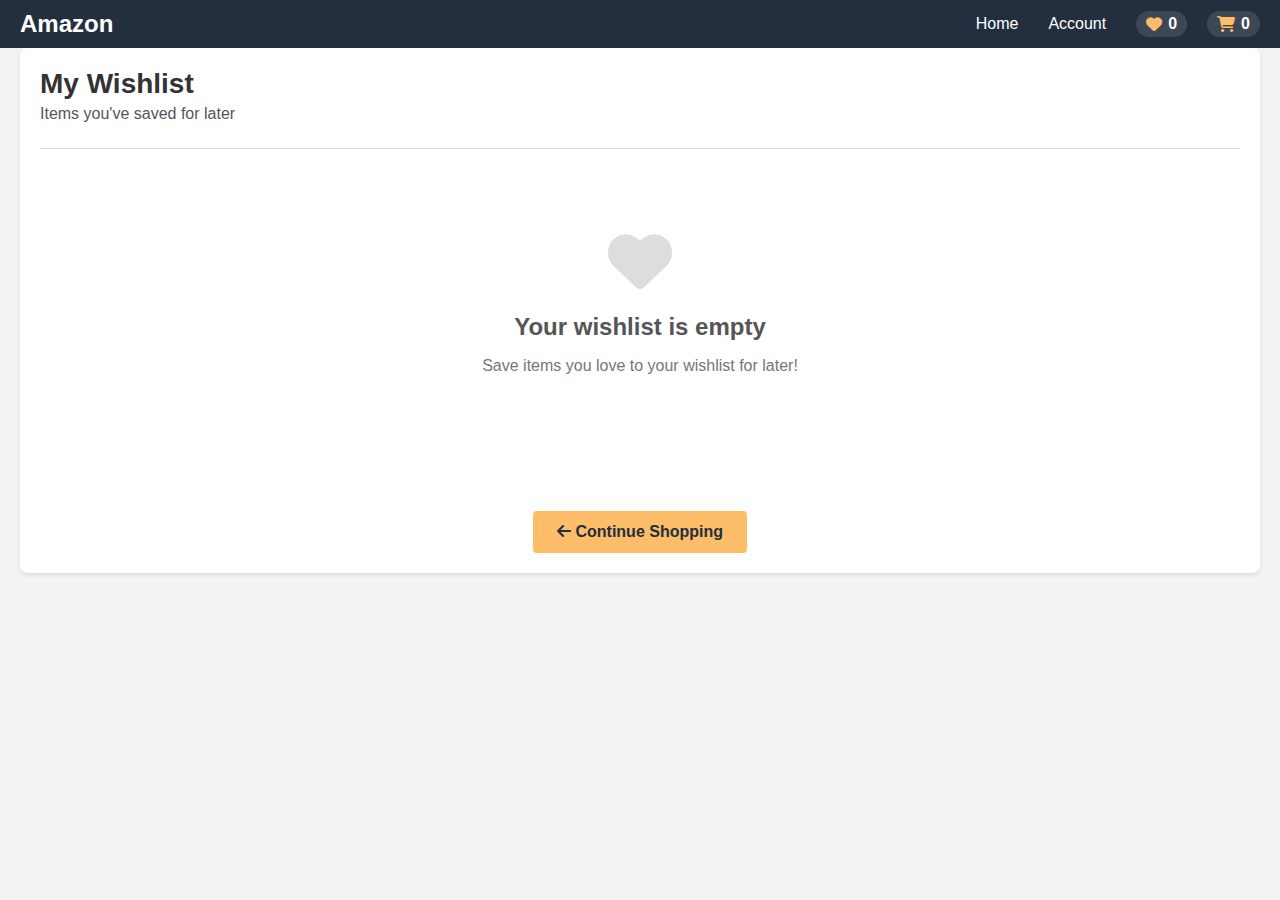
<file: wishlist.html>
<!DOCTYPE html>
<html lang="en">
<head>
  <meta charset="UTF-8">
  <meta name="viewport" content="width=device-width, initial-scale=1.0">
  <title>Wishlist</title>
  <link rel="stylesheet" href="https://cdnjs.cloudflare.com/ajax/libs/font-awesome/6.4.2/css/all.min.css">
  <link rel="stylesheet" href="style.css">
  <style>
    .wishlist-container {
      max-width: 1200px;
      margin: 0 auto;
      background-color: #fff;
      padding: 20px;
      border-radius: 8px;
      box-shadow: 0 2px 4px rgba(0, 0, 0, 0.1);
    }

    .wishlist-header {
      border-bottom: 1px solid var(--border-color);
      padding-bottom: 20px;
      margin-bottom: 20px;
    }

    .wishlist-header h1 {
      margin: 0;
      font-size: 28px;
      color: #333;
    }

    .wishlist-header p {
      margin: 5px 0;
      color: #555;
    }

    .wishlist-items {
      margin-bottom: 20px;
    }

    .wishlist-item {
      display: flex;
      align-items: center;
      border-bottom: 1px solid var(--border-color);
      padding: 20px 0;
      gap: 20px;
    }

    .wishlist-item img {
      width: 120px;
      height: 120px;
      object-fit: cover;
      border-radius: 8px;
    }

    .wishlist-item-details {
      flex-grow: 1;
    }

    .wishlist-item-details h3 {
      margin: 0 0 10px 0;
      font-size: 20px;
      color: #333;
    }

    .wishlist-item-details p {
      margin: 5px 0;
      color: #555;
      font-size: 18px;
      font-weight: bold;
    }

    .wishlist-item-actions {
      display: flex;
      gap: 10px;
      margin-top: 15px;
    }

    .wishlist-item-actions button {
      padding: 10px 20px;
      border: none;
      border-radius: 4px;
      cursor: pointer;
      font-size: 14px;
      transition: all 0.3s ease;
    }

    .add-to-cart-btn {
      background-color: var(--accent-color);
      color: var(--primary-color);
    }

    .add-to-cart-btn:hover {
      background-color: var(--dark-accent);
      color: white;
    }

    .remove-btn {
      background-color: #dc3545;
      color: white;
    }

    .remove-btn:hover {
      background-color: #c82333;
    }

    .empty-wishlist {
      text-align: center;
      padding: 60px 20px;
      color: #777;
    }

    .empty-wishlist i {
      font-size: 64px;
      margin-bottom: 20px;
      color: #ddd;
    }

    .empty-wishlist h2 {
      margin: 0 0 10px 0;
      color: #555;
    }

    .continue-shopping {
      display: inline-block;
      margin-top: 30px;
      padding: 12px 24px;
      background-color: var(--accent-color);
      color: var(--primary-color);
      text-decoration: none;
      border-radius: 4px;
      font-weight: bold;
      transition: background-color 0.3s ease;
    }

    .continue-shopping:hover {
      background-color: var(--dark-accent);
      color: white;
    }
  </style>
</head>
<body>
  <div class="navbar">
    <div class="logo">Amazon</div>
    <div class="nav-links">
      <a href="./index.html">Home</a>
      <a href="./account.html">Account</a>
      <a href="./wishlist.html" class="wishlist-indicator">
        <i class="fas fa-heart"></i>
        <span id="wishlistCount">0</span>
      </a>
      <span class="cart-indicator" aria-label="Cart items">
        <i class="fas fa-shopping-cart"></i>
        <span id="cartCount">0</span>
      </span>
    </div>
  </div>

  <div class="wishlist-container">
    <div class="wishlist-header">
      <h1>My Wishlist</h1>
      <p>Items you've saved for later</p>
    </div>

    <div class="wishlist-items" id="wishlist-items">
      <!-- Wishlist items will be dynamically inserted here -->
    </div>

    <div style="text-align: center; margin-top: 30px;">
      <a href="./index.html" class="continue-shopping">
        <i class="fas fa-arrow-left"></i> Continue Shopping
      </a>
    </div>
  </div>

  <script src="./java.js"></script>
  <script>
    // Wishlist Display Manager
    class WishlistDisplay {
      constructor() {
        this.wishlistManager = new WishlistManager();
        this.wishlistItems = document.getElementById('wishlist-items');
        this.displayWishlist();
      }

      displayWishlist() {
        const wishlist = this.wishlistManager.getWishlistItems();
        
        // Clear wishlist display
        this.wishlistItems.innerHTML = '';

        if (wishlist.length === 0) {
          this.wishlistItems.innerHTML = `
            <div class="empty-wishlist">
              <i class="fas fa-heart"></i>
              <h2>Your wishlist is empty</h2>
              <p>Save items you love to your wishlist for later!</p>
            </div>
          `;
          return;
        }

        // Add each item to wishlist display
        wishlist.forEach(item => {
          const itemElement = document.createElement('div');
          itemElement.classList.add('wishlist-item');
          itemElement.innerHTML = `
            <img src="${item.image}" alt="${item.name}">
            <div class="wishlist-item-details">
              <h3>${item.name}</h3>
              <p>₹${item.price.toFixed(2)}</p>
              <div class="wishlist-item-actions">
                <button class="add-to-cart-btn" onclick="wishlistDisplay.moveToCart(${item.id})">
                  <i class="fas fa-shopping-cart"></i> Add to Cart
                </button>
                <button class="remove-btn" onclick="wishlistDisplay.removeFromWishlist(${item.id})">
                  <i class="fas fa-trash"></i> Remove
                </button>
              </div>
            </div>
          `;
          this.wishlistItems.appendChild(itemElement);
        });
      }

      moveToCart(productId) {
        // Find the item in wishlist
        const wishlist = this.wishlistManager.getWishlistItems();
        const item = wishlist.find(item => item.id === productId);
        
        if (item) {
          // Add to cart using CartManager
          const cartManager = new CartManager();
          cartManager.cart.push({
            id: item.id,
            name: item.name,
            price: item.price,
            image: item.image,
            quantity: 1
          });
          cartManager.saveCart();
          cartManager.updateCartCount();
          
          // Remove from wishlist
          this.wishlistManager.removeFromWishlist(productId);
          this.displayWishlist();
          
          // Show success message
          alert(`${item.name} has been moved to your cart!`);
        }
      }

      removeFromWishlist(productId) {
        if (confirm('Are you sure you want to remove this item from your wishlist?')) {
          this.wishlistManager.removeFromWishlist(productId);
          this.displayWishlist();
        }
      }
    }

    // Initialize wishlist display when DOM is ready
    let wishlistDisplay;
    document.addEventListener('DOMContentLoaded', () => {
      wishlistDisplay = new WishlistDisplay();
    });
  </script>
</body>
</html>
</file>
<file: style.css>
:root {
  --primary-color: #232f3e;
  --accent-color: #febd69;
  --dark-accent: #ff9900;
  --bg-color: #f3f3f3;
  --text-color: #333;
  --border-color: #ddd;
  --shadow: 0 2px 4px rgba(0, 0, 0, 0.1);
}

body {
  font-family: Arial, sans-serif;
  margin: 0;
  padding: 0;
  background-color: var(--bg-color);
  color: var(--text-color);
}

.navbar {
  background-color: var(--primary-color);
  color: white;
  padding: 10px 20px;
  display: flex;
  justify-content: space-between;
  align-items: center;
}

.navbar .logo {
  font-size: 24px;
  font-weight: bold;
}

.navbar .search-bar {
  display: flex;
  align-items: center;
}

.search-container {
  position: relative;
  display: flex;
  align-items: center;
}

.navbar .search-bar input {
  padding: 8px;
  width: 400px;
  border: none;
  border-radius: 4px 0 0 4px;
}

.navbar .search-bar button {
  padding: 8px 12px;
  background-color: var(--accent-color);
  border: none;
  border-radius: 0 4px 4px 0;
  cursor: pointer;
  transition: background-color 0.3s ease;
}

.autocomplete-dropdown {
  position: absolute;
  top: 100%;
  left: 0;
  right: 0;
  background-color: white;
  border: 1px solid #ddd;
  border-top: none;
  border-radius: 0 0 4px 4px;
  box-shadow: 0 4px 12px rgba(0, 0, 0, 0.15);
  max-height: 300px;
  overflow-y: auto;
  z-index: 1000;
  display: none;
}

.autocomplete-dropdown.active {
  display: block;
}

.autocomplete-item {
  padding: 12px 16px;
  cursor: pointer;
  border-bottom: 1px solid #f0f0f0;
  display: flex;
  align-items: center;
  gap: 10px;
  transition: background-color 0.2s ease;
}

.autocomplete-item:hover,
.autocomplete-item.selected {
  background-color: #f8f9fa;
}

.autocomplete-item img {
  width: 40px;
  height: 40px;
  object-fit: cover;
  border-radius: 4px;
}

.autocomplete-item-details {
  flex: 1;
}

.autocomplete-item-name {
  font-weight: 500;
  color: #333;
  margin-bottom: 2px;
}

.autocomplete-item-price {
  color: #ff9900;
  font-weight: bold;
  font-size: 14px;
}

.navbar .search-bar button:hover {
  background-color: var(--dark-accent);
}

.navbar .nav-links a {
  color: white;
  text-decoration: none;
  margin: 0 10px;
  transition: color 0.3s ease;
}

.navbar .nav-links {
  display: flex;
  align-items: center;
  gap: 10px;
}

.wishlist-indicator {
  display: inline-flex;
  align-items: center;
  gap: 6px;
  background-color: rgba(255, 255, 255, 0.12);
  padding: 4px 10px;
  border-radius: 999px;
  font-weight: bold;
  cursor: pointer;
  color: white;
  text-decoration: none;
  transition: all 0.3s ease;
}

.wishlist-indicator:hover {
  background-color: rgba(255, 255, 255, 0.2);
  color: var(--accent-color);
}

.wishlist-indicator i {
  color: var(--accent-color);
}

.cart-indicator {
  display: inline-flex;
  align-items: center;
  gap: 6px;
  background-color: rgba(255, 255, 255, 0.12);
  padding: 4px 10px;
  border-radius: 999px;
  font-weight: bold;
}

.cart-indicator i {
  color: var(--accent-color);
}

.navbar .nav-links a:hover {
  color: var(--accent-color);
}

.hero {
  position: relative;
  height: 400px;
  display: flex;
  align-items: flex-end;
  padding: 20px;
  color: white;
  overflow: hidden;
}

.hero-carousel {
  position: absolute;
  inset: 0;
  z-index: 0;
}

.hero-slide {
  position: absolute;
  inset: 0;
  background-size: cover;
  background-position: center;
  opacity: 0;
  animation: heroFade 18s infinite;
  transform: scale(1.03);
}

.hero-slide.slide-1 {
  background-image: url('./assets/934044814._CB551384116_.jpg');
  animation-delay: 0s;
}

.hero-slide.slide-2 {
  background-image: url('./assets/GW-Hero-Pc-Budget-store._CB788302916_.jpg');
  animation-delay: 6s;
}

.hero-slide.slide-3 {
  background-image: url('./assets/Headphone_MED_Hero_3000x1200._CB786478990_.jpg');
  animation-delay: 12s;
}

.hero-overlay {
  position: absolute;
  inset: 0;
  background: linear-gradient(180deg, rgba(0, 0, 0, 0.25), rgba(0, 0, 0, 0.65));
  z-index: 1;
}

.hero h1 {
  font-size: 36px;
  margin: 0;
  position: relative;
  z-index: 2;
  text-shadow: 0 2px 8px rgba(0, 0, 0, 0.5);
}

/* Categories Section */
.categories-section {
  background-color: white;
  padding: 20px;
  margin: 20px 0;
  border-radius: 8px;
  box-shadow: 0 2px 4px rgba(0, 0, 0, 0.1);
}

.categories-section h2 {
  margin: 0 0 15px 0;
  color: #333;
  font-size: 24px;
}

.categories {
  display: flex;
  gap: 10px;
  flex-wrap: wrap;
}

.category-btn {
  background-color: #f0f0f0;
  border: 1px solid #ddd;
  padding: 10px 20px;
  border-radius: 25px;
  cursor: pointer;
  transition: all 0.3s ease;
  font-size: 14px;
  font-weight: 500;
}

.category-btn:hover {
  background-color: #e0e0e0;
  transform: translateY(-2px);
}

.category-btn.active {
  background-color: var(--accent-color);
  color: var(--primary-color);
  border-color: var(--accent-color);
  font-weight: bold;
}

/* Filter Section */
.filter-section {
  background-color: white;
  padding: 20px;
  margin: 20px 0;
  border-radius: 8px;
  box-shadow: 0 2px 4px rgba(0, 0, 0, 0.1);
}

.filter-section h3 {
  margin: 0 0 15px 0;
  color: #333;
  font-size: 20px;
}

.filters {
  display: flex;
  gap: 20px;
  align-items: end;
  flex-wrap: wrap;
}

.filter-group {
  display: flex;
  flex-direction: column;
  gap: 5px;
}

.filter-group label {
  font-weight: bold;
  color: #555;
  font-size: 14px;
}

.filter-group select {
  padding: 8px 12px;
  border: 1px solid #ddd;
  border-radius: 4px;
  background-color: white;
  font-size: 14px;
  min-width: 150px;
}

.clear-filters-btn {
  background-color: #dc3545;
  color: white;
  border: none;
  padding: 8px 16px;
  border-radius: 4px;
  cursor: pointer;
  font-size: 14px;
  transition: background-color 0.3s ease;
  height: fit-content;
}

.clear-filters-btn:hover {
  background-color: #c82333;
}

.products {
  display: grid;
  grid-template-columns: repeat(auto-fit, minmax(250px, 1fr));
  gap: 20px;
  padding: 20px;
}

.product-card {
  background-color: white;
  border: 1px solid var(--border-color);
  border-radius: 4px;
  padding: 20px;
  text-align: center;
  display: flex;
  flex-direction: column;
  justify-content: space-between;
  align-items: center;
  transition: all 0.3s ease;
  cursor: pointer;
  position: relative;
  overflow: hidden;
}

.product-card:hover {
  box-shadow: 0 8px 25px rgba(0, 0, 0, 0.15);
  transform: translateY(-5px);
  border-color: var(--accent-color);
}

.product-card img {
  max-width: 100%;
  height: 200px;
  object-fit: cover;
  transition: all 0.3s ease-in-out;
  border-radius: 8px;
  margin-bottom: 15px;
}

.product-card:hover img {
  transform: scale(1.05);
  filter: brightness(1.1);
}

.product-card h3 {
  font-size: 18px;
  margin: 10px 0;
}

.product-card p {
  color: #888;
  margin: 5px 0;
}

.rating {
  font-size: 14px;
  color: #ff9900;
  font-weight: bold;
  margin: 5px 0;
}

.product-card button {
  background-color: var(--accent-color);
  border: none;
  padding: 10px 20px;
  border-radius: 4px;
  cursor: pointer;
  transition: background-color 0.3s ease;
  margin-top: 8px;
  width: 90%;
}

.product-card button:hover {
  background-color: var(--dark-accent);
}

.product-card .add-to-wishlist {
  background-color: #e91e63;
  color: white;
  margin-top: 5px;
  font-size: 12px;
  padding: 8px 16px;
  width: auto;
}

.product-card .add-to-wishlist:hover {
  background-color: #c2185b;
}

.footer {
  background-color: var(--primary-color);
  color: white;
  padding: 20px;
  text-align: center;
}

.footer a {
  color: white;
  text-decoration: none;
  margin: 0 10px;
  transition: color 0.3s ease;
}

.footer a:hover {
  color: var(--accent-color);
}

@keyframes heroFade {
  0% {
    opacity: 0;
  }
  8% {
    opacity: 1;
  }
  33% {
    opacity: 1;
  }
  41% {
    opacity: 0;
  }
  100% {
    opacity: 0;
  }
}

/* Cart Styles */
.container {
  max-width: 1200px;
  margin: 0 auto;
  background-color: #fff;
  padding: 20px;
  border-radius: 8px;
  box-shadow: 0 2px 4px rgba(0, 0, 0, 0.1);
}

.cart-header {
  border-bottom: 1px solid var(--border-color);
  padding-bottom: 20px;
  margin-bottom: 20px;
}

.cart-header h1 {
  margin: 0;
  font-size: 28px;
}

.cart-header p {
  margin: 5px 0;
  color: #555;
}

.cart-header button {
  background-color: var(--dark-accent);
  color: #fff;
  border: none;
  padding: 10px 20px;
  border-radius: 4px;
  cursor: pointer;
  font-size: 16px;
  transition: background-color 0.3s ease;
}

.cart-header button:hover {
  background-color: #e68a00;
}

.cart-items {
  margin-bottom: 20px;
}

.cart-item {
  display: flex;
  align-items: flex-start;
  border-bottom: 1px solid var(--border-color);
  padding: 20px 0;
}

.cart-item img {
  width: 100px;
  height: auto;
  margin-right: 20px;
}

.item-details {
  flex-grow: 1;
}

.item-details h3 {
  margin: 0;
  font-size: 18px;
}

.item-details p {
  margin: 5px 0;
  color: #555;
}

.item-details .gift {
  color: #008000;
  font-weight: bold;
}

.item-actions {
  display: flex;
  gap: 10px;
  margin-top: 10px;
}

.item-actions button {
  background-color: #f0f0f0;
  color: #333;
  border: 1px solid var(--border-color);
  padding: 5px 10px;
  border-radius: 4px;
  cursor: pointer;
  font-size: 14px;
  transition: background-color 0.3s ease;
}

.item-actions button:hover {
  background-color: #e0e0e0;
}

.item-price {
  font-size: 18px;
  font-weight: bold;
  text-align: right;
}

.cart-summary {
  text-align: right;
  border-top: 1px solid var(--border-color);
  padding-top: 20px;
}

.cart-summary h3 {
  margin: 0;
  font-size: 24px;
}

.cart-summary button {
  background-color: var(--dark-accent);
  color: #fff;
  border: none;
  padding: 10px 20px;
  border-radius: 4px;
  cursor: pointer;
  font-size: 16px;
  margin-top: 10px;
  transition: background-color 0.3s ease;
}

.cart-summary button:hover {
  background-color: #e68a00;
}

/* Responsive Design */
@media (max-width: 1200px) {
  .product-grid {
    grid-template-columns: repeat(3, 1fr);
  }
  
  .container {
    width: 95%;
    padding: 20px;
  }
}

@media (max-width: 992px) {
  .product-grid {
    grid-template-columns: repeat(2, 1fr);
  }
  
  .navbar {
    flex-wrap: wrap;
    padding: 10px;
  }
  
  .navbar .search-bar input {
    width: 300px;
  }
  
  .categories {
    grid-template-columns: repeat(3, 1fr);
  }
  
  .account-tabs {
    flex-wrap: wrap;
  }
  
  .account-tab {
    min-width: 140px;
  }
}

@media (max-width: 768px) {
  .navbar {
    flex-direction: column;
    gap: 10px;
    padding: 15px;
  }
  
  .navbar .search-bar input {
    width: 100%;
    max-width: 400px;
  }
  
  .navbar .nav-links {
    order: 3;
    width: 100%;
    justify-content: center;
    gap: 20px;
  }
  
  .hero h1 {
    font-size: 2rem;
  }
  
  .product-grid {
    grid-template-columns: 1fr;
    gap: 15px;
  }
  
  .categories {
    grid-template-columns: repeat(2, 1fr);
  }
  
  .container {
    width: 100%;
    padding: 15px;
    border-radius: 0;
  }
  
  .cart-item {
    flex-direction: column;
    align-items: center;
    text-align: center;
  }
  
  .cart-item img {
    margin-bottom: 15px;
  }
  
  .item-details {
    width: 100%;
  }
  
  .item-actions {
    justify-content: center;
  }
  
  .account-tabs {
    flex-direction: column;
  }
  
  .account-tab {
    width: 100%;
    text-align: left;
  }
  
  .content-grid {
    grid-template-columns: 1fr;
  }
  
  .modal {
    width: 95%;
    margin: 10px;
  }
  
  .auth-tabs {
    flex-direction: column;
  }
}

@media (max-width: 576px) {
  .navbar .logo {
    font-size: 20px;
  }
  
  .hero h1 {
    font-size: 1.5rem;
  }
  
  .categories {
    grid-template-columns: 1fr;
  }
  
  .category-btn {
    font-size: 14px;
    padding: 8px 12px;
  }
  
  .product-card {
    padding: 15px;
  }
  
  .product-card img {
    height: 120px;
  }
  
  .product-card h3 {
    font-size: 16px;
  }
  
  .product-card p {
    font-size: 14px;
  }
  
  .cart-item img {
    width: 100px;
    height: 100px;
  }
  
  .item-details h3 {
    font-size: 16px;
  }
  
  .quantity-selector {
    justify-content: center;
  }
  
  .cart-summary {
    text-align: center;
  }
  
  .cart-summary h3 {
    font-size: 20px;
  }
  
  .cart-summary button {
    width: 100%;
    padding: 15px;
  }
  
  .search-container {
    width: 100%;
  }
  
  .navbar .search-bar input {
    width: 100%;
    border-radius: 4px;
  }
  
  .navbar .search-bar button {
    border-radius: 0 4px 4px 0;
  }
  
  .feature-list {
    grid-template-columns: 1fr;
  }
  
  .feature-item {
    flex-direction: column;
    text-align: center;
  }
  
  .quick-links {
    grid-template-columns: 1fr;
  }
  
  .quick-link {
    padding: 12px;
  }
}

@media (max-width: 480px) {
  .container {
    padding: 10px;
  }
  
  .hero {
    padding: 40px 15px;
  }
  
  .hero h1 {
    font-size: 1.3rem;
  }
  
  .product-card {
    padding: 10px;
  }
  
  .product-card img {
    height: 100px;
  }
  
  .cart-item img {
    width: 80px;
    height: 80px;
  }
  
  .item-actions button {
    font-size: 12px;
    padding: 4px 8px;
  }
  
  .quantity-btn {
    width: 25px;
    height: 25px;
    font-size: 14px;
  }
  
  .quantity-value {
    min-width: 30px;
    font-size: 14px;
  }
  
  .cart-summary h3 {
    font-size: 18px;
  }
  
  .cart-summary button {
    font-size: 14px;
    padding: 12px;
  }
  
  .category-btn {
    font-size: 12px;
    padding: 6px 10px;
  }
  
  .navbar .nav-links {
    gap: 15px;
  }
  
  .cart-indicator, .wishlist-indicator {
    font-size: 14px;
  }
  
  .modal {
    width: 100%;
    height: 100vh;
    margin: 0;
    border-radius: 0;
  }
  
  .modal-header {
    padding: 15px;
  }
  
  .modal-body {
    padding: 15px;
  }
  
  .form-group input,
  .form-group textarea,
  .form-group select {
    font-size: 16px; /* Prevents zoom on iOS */
  }
}

/* Landscape orientations */
@media (max-width: 768px) and (orientation: landscape) {
  .hero {
    padding: 30px 15px;
  }
  
  .hero h1 {
    font-size: 1.8rem;
  }
  
  .navbar {
    flex-direction: row;
    padding: 8px 15px;
  }
  
  .navbar .search-bar input {
    width: 200px;
  }
}

/* High DPI displays */
@media (-webkit-min-device-pixel-ratio: 2), (min-resolution: 192dpi) {
  .navbar .logo {
    font-weight: 300;
  }
  
  .product-card img {
    image-rendering: -webkit-optimize-contrast;
  }
}

/* Print styles */
@media print {
  .navbar,
  .hero,
  .cart-summary button,
  .item-actions {
    display: none;
  }
  
  .container {
    box-shadow: none;
    border: 1px solid #ddd;
  }
  
  .cart-item {
    page-break-inside: avoid;
  }
}
</file>
